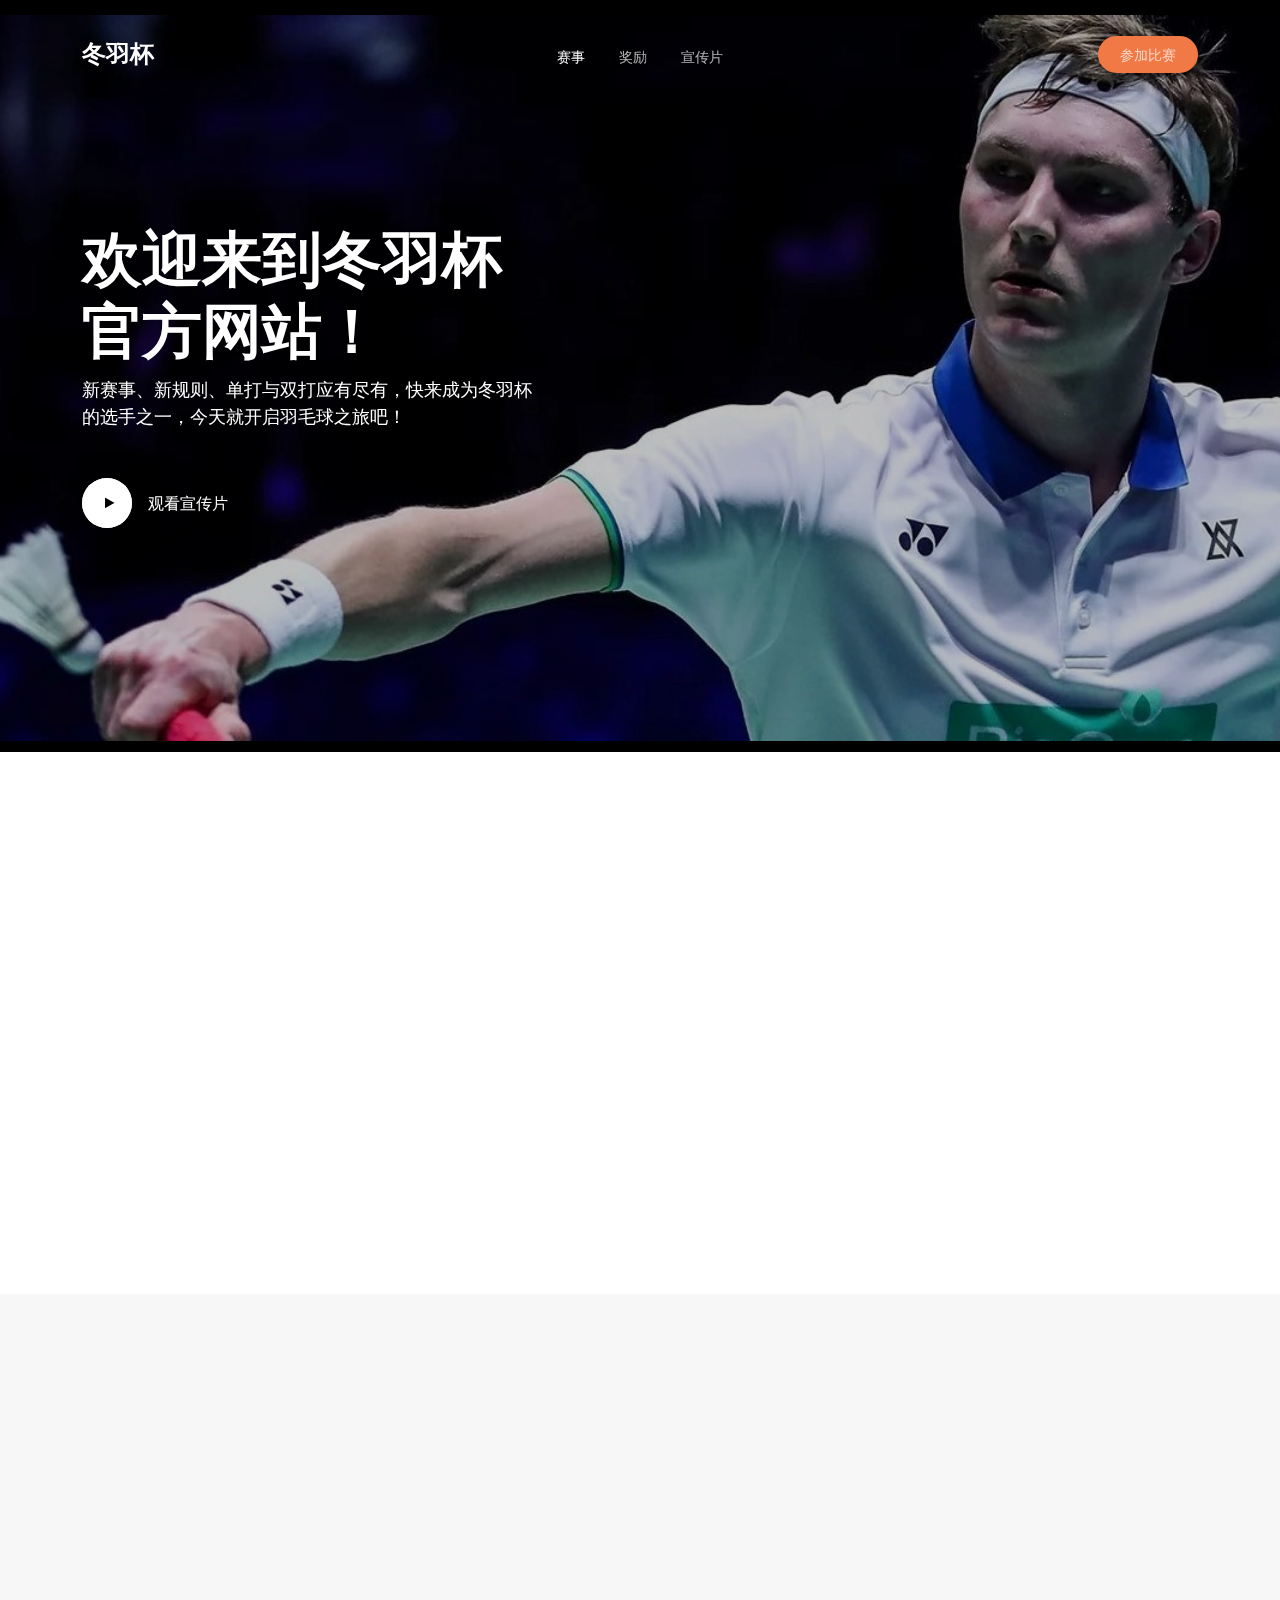
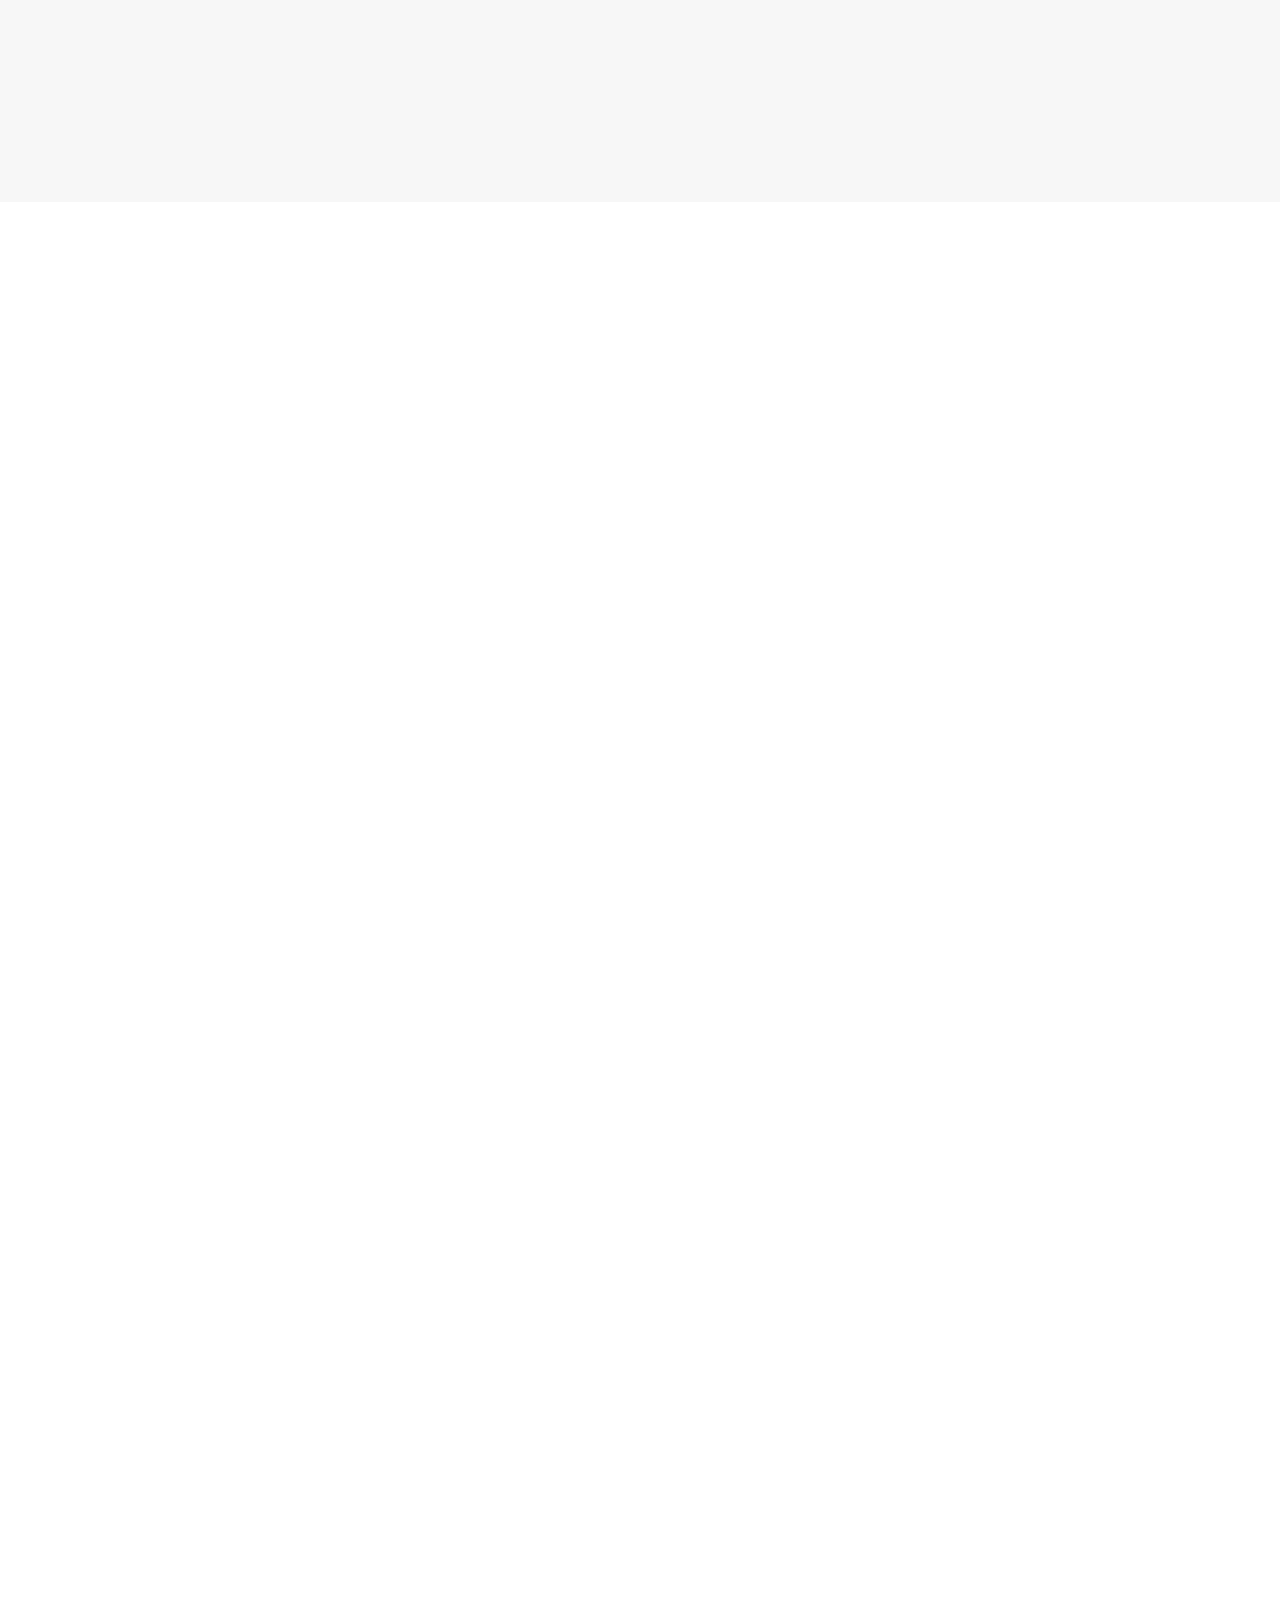
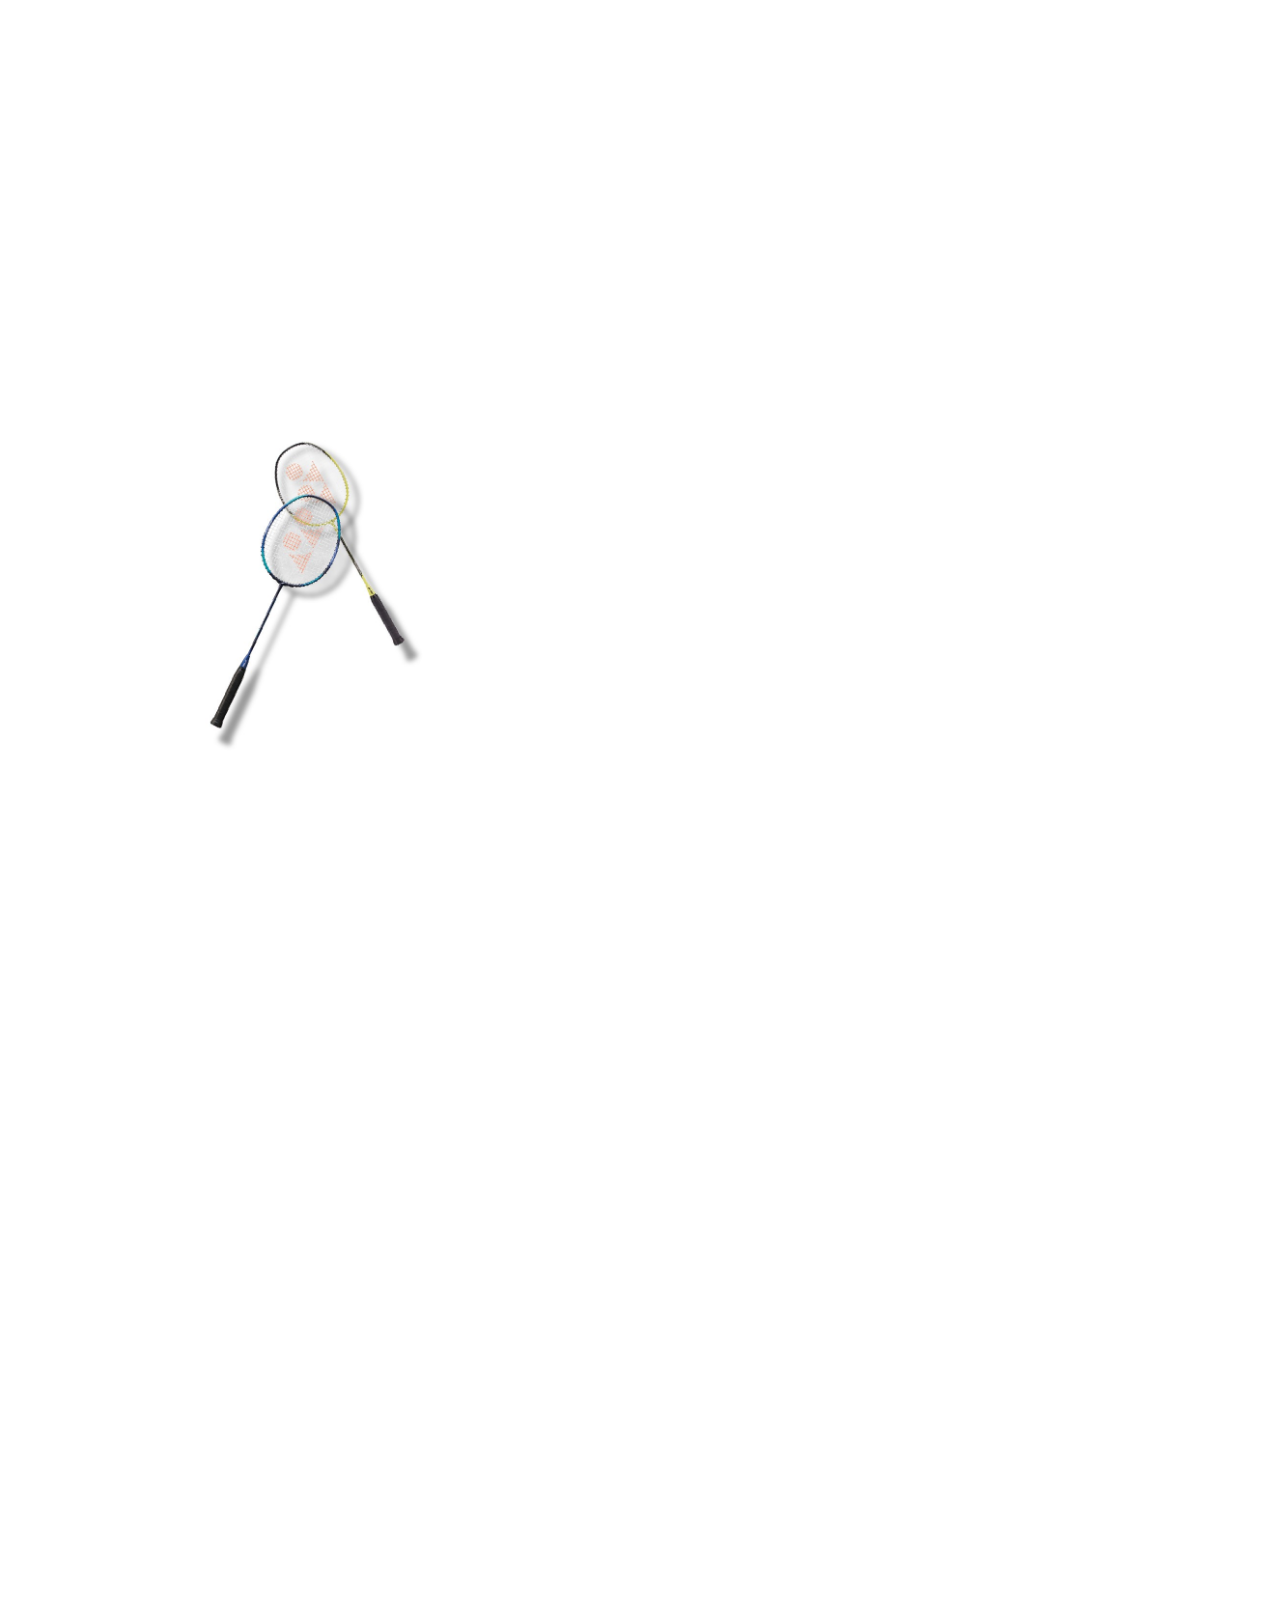
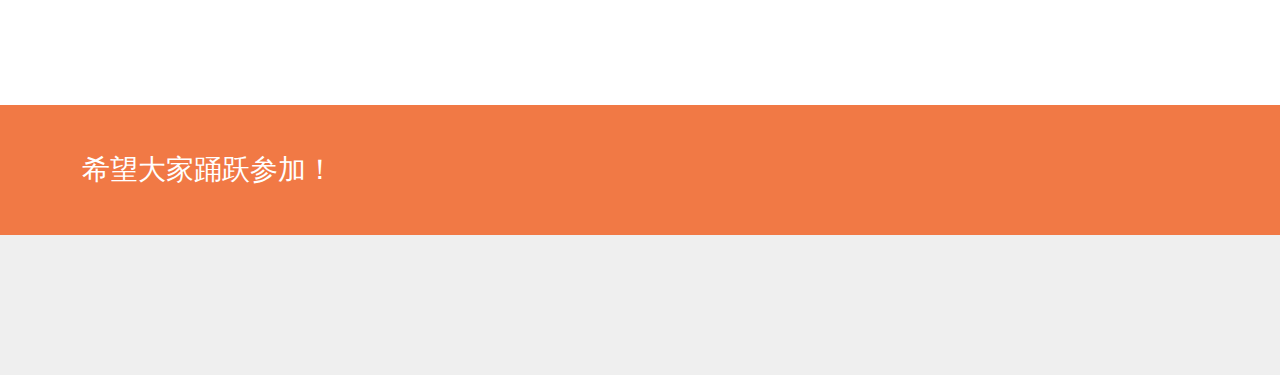
<file: index.html>
<!doctype html>
<html lang="en">
<head>
	<!-- Required meta tags -->
	<meta charset="utf-8">
	<meta name="viewport" content="width=device-width, initial-scale=1">
	
	<link rel="shortcut icon" href="favicon.png">

	<meta name="description" content="" />
	<meta name="keywords" content="bootstrap, bootstrap5" />
	
	<link rel="preconnect" href="https://fonts.googleapis.com">
	<link rel="preconnect" href="https://fonts.gstatic.com" crossorigin>
	<link href="https://fonts.googleapis.com/css2?family=Brygada+1918:ital,wght@0,400;0,600;0,700;1,400&family=Inter:wght@400;700&display=swap" rel="stylesheet">

	<link rel="stylesheet" href="fonts/icomoon/style.css">
	<link rel="stylesheet" href="fonts/flaticon/font/flaticon.css">

	<link rel="stylesheet" href="css/tiny-slider.css">
	<link rel="stylesheet" href="css/aos.css">
	<link rel="stylesheet" href="css/flatpickr.min.css">
	<link rel="stylesheet" href="css/glightbox.min.css">
	<link rel="stylesheet" href="css/style.css">


	<title>冬羽杯 | Global of Winter Badminton</title>
</head>
<body>

	<div class="site-mobile-menu site-navbar-target">
		<div class="site-mobile-menu-header">
			<div class="site-mobile-menu-close">
				<span class="icofont-close js-menu-toggle"></span>
			</div>
		</div>
		<div class="site-mobile-menu-body"></div>
	</div>

	<nav class="site-nav mt-3">
		<div class="container">

			<div class="site-navigation">
				<div class="row">
					<div class="col-6 col-lg-3">
						<a href="index.html" class="logo m-0 float-start">冬羽杯</a>
					</div>
					<div class="col-lg-6 d-none d-lg-inline-block text-center nav-center-wrap">
						<ul class="js-clone-nav  text-center site-menu p-0 m-0">
							<li class="active"><a href="races.html">赛事</a></li>
							<li><a href="single.html">奖励</a></li>
							<li><a href="https://www.bilibili.com/video/BV1NW4y1M7eZ/?spm_id_from=333.999.0.0">宣传片</a></li>

						</ul>
					</div>
					<div class="col-6 col-lg-3 text-lg-end">
						<ul class="js-clone-nav d-none d-lg-inline-block text-end site-menu ">
							<li class="cta-button"><a href="join.html">参加比赛</a></li>
						</ul>

						<a href="#" class="burger ms-auto float-end site-menu-toggle js-menu-toggle d-inline-block d-lg-none light" data-toggle="collapse" data-target="#main-navbar">
							<span></span>
						</a>
					</div>
				</div>
			</div>
			
		</div>
	</nav>

	

	<div class="hero overlay">

		<div class="img-bg rellax">
			<img src="images/hero_1.jpg" alt="Image" class="img-fluid">
		</div>

		<div class="container">
			<div class="row align-items-center justify-content-start">
				<div class="col-lg-5">

					<h1 class="heading" data-aos="fade-up">欢迎来到冬羽杯官方网站！</h1>
					<p class="mb-5" data-aos="fade-up">新赛事、新规则、单打与双打应有尽有，快来成为冬羽杯的选手之一，今天就开启羽毛球之旅吧！</p>

					<div data-aos="fade-up">
						<a href="https://www.bilibili.com/video/BV1NW4y1M7eZ/?spm_id_from=333.999.0.0" class="play-button align-items-center d-flex glightbox3">
							<span class="icon-button me-3">
								<span class="icon-play"></span>
							</span>
							<span class="caption">观看宣传片</span>
						</a>
					</div>
				</div>

				
			</div>
		</div>

		
	</div>


	<div class="section section-2">
		<div class="container">
			<div class="row align-items-center justify-content-between">
				<div class="col-lg-6 order-lg-2 mb-5 mb-lg-0">
					<div class="image-stack mb-5 mb-lg-0">
						<div class="image-stack__item image-stack__item--bottom" data-aos="fade-up"  >
							<img src="images/img_v_1.jpg" alt="Image" class="img-fluid rellax ">
						</div>
						<div class="image-stack__item image-stack__item--top" data-aos="fade-up" data-aos-delay="100"  data-rellax-percentage="0.5">
							<img src="images/img_v_2.jpg" alt="Image" class="img-fluid">
						</div>
					</div>

				</div>
				<div class="col-lg-4 order-lg-1">

					<div>
						<h2 class="heading mb-3" data-aos="fade-up" data-aos-delay="100">由羽毛球爱好者组织的比赛</h2>

						<p data-aos="fade-up" data-aos-delay="200">我们是一群热爱羽毛球的人。这是我们“自娱自乐”组织的比赛。也许不会太正经，也许不是很专业，但我们热爱。</p>

						<p data-aos="fade-up" data-aos-delay="300">我们愿意放下架子跟你畅享羽毛球的乐趣。因为你我都是一种人——羽毛球业余的爱好者。</p>

					</div>
				</div>
				
			</div>

		</div>		
	</div>

	<div class="section service-section-1">
		<div class="container">
			<div class="row">

				<div class="col-lg-3 mb-4 mb-lg-0">
					<div class="heading-content" data-aos="fade-up">
						<h2>我们的<span class="d-block">优点</span></h2>
						<p>我们也许是班里最先拥有官方网站的赛事！</p>
					</div>
				</div>
				<div class="col-lg-9">
					<div class="row">
						<div class="col-6 col-md-6 col-lg-3 mb-4 mb-lg-0" data-aos="fade-up"  data-aos-delay="100">
							<div class="service-1">
								<span class="icon">
									<img src="images/svg/01.svg" alt="Image" class="img-fluid">
								</span>
								<div>
									<h3>规则</h3>
									<p>我们的规则采用了国际上正规羽毛球赛的规则，如发球不能高抛，发球时脚不能动，不能补球，必须斜线发球等。</p>
								</div>
							</div>
						</div>
						<div class="col-6 col-md-6 col-lg-3 mb-4 mb-lg-0" data-aos="fade-up"  data-aos-delay="200">
							<div class="service-1">
								<span class="icon">
									<img src="images/svg/02.svg" alt="Image" class="img-fluid">
								</span>
								<div>
									<h3>场地</h3>
									<p>我们将会在苍南体育馆的羽毛球场上相聚(详情请加群), 也许是全苍南最好, 最正规的场所 !</p>
								</div>
							</div>
						</div>
						<div class="col-6 col-md-6 col-lg-3 mb-4 mb-lg-0" data-aos="fade-up"  data-aos-delay="300">
							<div class="service-1">
								<span class="icon">
									<img src="images/svg/03.svg" alt="Image" class="img-fluid">
								</span>
								<div>
									<h3>人员</h3>
									<p>在比赛中, 裁判同志会对每一位选手一视同仁。我们的选手都是自愿报名参加, 没有任何不公平现象。选手们的平均水平较高, 每场比赛想必都会是“神仙大战”。</p>
								</div>
							</div>
						</div>
						<div class="col-6 col-md-6 col-lg-3 mb-4 mb-lg-0" data-aos="fade-up"  data-aos-delay="400">
							<div class="service-1">
								<span class="icon">
									<img src="images/svg/04.svg" alt="Image" class="img-fluid">
								</span>
								<div>
									<h3>奖励</h3>
									<p>努力赢得比赛吧！丰厚的奖品在等着你！</p>
								</div>
							</div>
						</div>
					</div>
				</div>

			</div>
		</div>
	</div>

	<div class="section section-3" data-aos="fade-up" data-aos-delay="100">
		<div class="container">
			<div class="row align-items-center justify-content-between  mb-5">
				<div class="col-lg-5" data-aos="fade-up">
					<h2 class="heading mb-3">我们</h2>
					<p>来看看《冬羽杯》都有谁？</p>
				</div>		
				<div class="col-lg-5 text-md-end" data-aos="fade-up" data-aos-delay="100">
					<div id="destination-controls">
						<span class="prev me-3" data-controls="prev">
							<span class="icon-chevron-left"></span>

						</span>
						<span class="next" data-controls="next">
							<span class="icon-chevron-right"></span>

						</span>
					</div>
				</div>
			</div>	

		</div>		

		<div class="destination-slider-wrap">
			<div class="destination-slider">
				<div class="destination">
					<div class="thumb">
						<img src="images/img-1.jpg" alt="Image" class="img-fluid">
						<div class="price">主办方</div>
					</div>
					<div class="mt-4">
						<h3><a href="#">KJL</a></h3>
						<span class="meta">很有趣的人, 对羽毛球有一种专业的爱好。</span>
					</div>
				</div>

				<div class="destination">
					<div class="thumb">
						<img src="images/img-2.jpg" alt="Image" class="img-fluid">
						<div class="price">主办方</div>
					</div>
					<div class="mt-4">
						<h3><a href="#">LYHan</a></h3>
						<span class="meta">对羽毛球很专业的人, 主办方之一。</span>
					</div>
				</div>

				<div class="destination">
					<div class="thumb">
						<img src="images/img-3.jpg" alt="Image" class="img-fluid">
						<div class="price">网页制作者</div>
					</div>
					<div class="mt-4">
						<h3><a href="#">WUYEE</a></h3>
						<span class="meta">只会改别人模板的屑</span>
					</div>
				</div>

				<div class="destination">
					<div class="thumb">
						<img src="images/img-4.jpg" alt="Image" class="img-fluid">
						<div class="price">海报设计者</div>
					</div>
					<div class="mt-4">
						<h3><a href="#">YUHB</a></h3>
						<span class="meta">对羽毛球一窍不通, 但是爱当裁判; 海报设计的还行(他不会手写宋体字)。</span>
					</div>
				</div>


				<div class="destination">
					<div class="thumb">
						<img src="images/img-5.jpg" alt="Image" class="img-fluid">
						<div class="price">裁判</div>
					</div>
					<div class="mt-4">
						<h3><a href="#">JOIN US | 加入我们!</a></h3>
						<span class="meta">裁判就YUHB一个, 效率太低了qwq(有意愿者群内联系)</span>
					</div>
				</div>

				<div class="destination">
					<div class="thumb">
						<img src="images/img-6.jpg" alt="Image" class="img-fluid">
						<div class="price">选手</div>
					</div>
					<div class="mt-4">
						<h3><a href="#">你？</a></h3>
						<span class="meta">在赛场上奋力挥拍, 挥洒汗水, 赢得比赛的机会!</span>
					</div>
				</div>
			</div>
		</div>

	</div>

	<div class="section">
		<div class="container">
			<div class="row justify-content-between align-items-center">
				<div class="col-lg-5 mb-4 mb-lg-0 order-lg-2" data-aos="fade-up">
					<img src="images/about_1.jpg" alt="Image" class="img-fluid">
				</div>
				<div class="col-lg-5" data-aos="fade-up" data-aos-delay="100">
					<h2 class="heading mb-4">专业地热爱!</h2>
					<p>我们也许打得不好，但是我们有记住专业知识的头脑，</p>
					<p>我们也有足够的物质资源，</p>
					<p>更有一腔热血沸腾的热爱。</p>
				</div>	
			</div>
		</div>
	</div>


	<div class="section">
		<div class="container">
			<div class="row justify-content-between align-items-center">
				<div class="col-lg-5 mb-4 mb-lg-0">
					<img src="images/img_v_2.jpg" alt="Image" class="img-fluid">
				</div>
				<div class="col-lg-5 mt-4 mt-lg-0"  data-aos="fade-up" data-aos-delay="100">

					<h2 class="heading mb-5">常见的<br> 问题</h2>

					<div class="custom-accordion" id="accordion_1">
						<div class="accordion-item">
							<h2 class="mb-0">
								<button class="btn btn-link" type="button" data-bs-toggle="collapse" data-bs-target="#collapseOne" aria-expanded="true" aria-controls="collapseOne">我该怎么前往体育馆?</button>
							</h2>

							<div id="collapseOne" class="collapse show" aria-labelledby="headingOne" data-bs-parent="#accordion_1">
								<div class="accordion-body">
									我们并没有“专车”来接送您。您可以自行选择出行方式，如步行、乘车、乘坐公共交通等。
								</div>
							</div>
						</div> <!-- .accordion-item -->

						<div class="accordion-item">
							<h2 class="mb-0">
								<button class="btn btn-link collapsed" type="button" data-bs-toggle="collapse" data-bs-target="#collapseTwo" aria-expanded="false" aria-controls="collapseTwo">我去参加比赛需要付钱吗?</button>
							</h2>
							<div id="collapseTwo" class="collapse" aria-labelledby="headingTwo" data-bs-parent="#accordion_1">
								<div class="accordion-body">
									抱歉。由于上一届《向日葵杯》我们险些亏大本，本次比赛我们需要收取￥10入场费。收取的入场费中的一部分将会成为奖励。这也许会成为我们说服家长的理由。
								</div>
							</div>
						</div> <!-- .accordion-item -->
						<div class="accordion-item">
							<h2 class="mb-0">
								<button class="btn btn-link collapsed" type="button" data-bs-toggle="collapse" data-bs-target="#collapseThree" aria-expanded="false" aria-controls="collapseThree">我需要带什么？</button>
							</h2>

							<div id="collapseThree" class="collapse" aria-labelledby="headingThree" data-bs-parent="#accordion_1">
								<div class="accordion-body">
									您需要带一支或更多羽毛球拍，如您没有可以在现场临时向他人借。我们会为您提供羽毛球。
								</div>
							</div>

						</div> <!-- .accordion-item -->


						<div class="accordion-item">
							<h2 class="mb-0">
								<button class="btn btn-link collapsed" type="button" data-bs-toggle="collapse" data-bs-target="#collapseFour" aria-expanded="false" aria-controls="collapseFour">《冬羽杯》与《向日葵杯》有什么关系?</button>
							</h2>

							<div id="collapseFour" class="collapse" aria-labelledby="headingThree" data-bs-parent="#accordion_1">
								<div class="accordion-body">
									《冬羽杯》的主办方就是《向日葵杯》的主办方。您可以把《冬羽杯》看作是寒假里的《向日葵杯》。
								</div>
							</div>

						</div> <!-- .accordion-item -->

					</div>
				</div>
			</div>
		</div>
	</div>


	<div class="section">
		<div class="container">

			<div class="row">
				<div class="col-12"data-aos="fade-up" data-aos-delay="0">
					
					<h2 class="heading mb-5">更多</h2>
				</div>
			</div>
			<div class="row align-items-stretch">
				<div class="col-6 col-sm-6 col-md-6 col-lg-3" data-aos="fade-up" data-aos-delay="100">
					<div class="media-entry">
						<a href="#">
							<img src="images/gal_1.jpg" alt="Image" class="img-fluid">
						</a>
						<div class="bg-white m-body">
							<span class="date">2022</span>
							<h3><a href="https://github.com/Kunkunimikun666/-">日光快讯</a></h3>
							<p>Created by 日光传媒</p>

							<a href="https://github.com/Kunkunimikun666/-" class="more d-flex align-items-center float-start">
								<span class="label">阅读</span>
								<span class="arrow"><span class="icon-keyboard_arrow_right"></span></span>
							</a>
						</div>
					</div>
				</div>
				<div class="col-6 col-sm-6 col-md-6 col-lg-3" data-aos="fade-up" data-aos-delay="200">
					<div class="media-entry">
						<a href="#">
							<img src="images/gal_2.jpg" alt="Image" class="img-fluid">
						</a>
						<div class="bg-white m-body">
							<span class="date">2022</span>
							<h3><a href="https://github.com/Kunkunimikun666/Passages-Daily">笔下风采报</a></h3>
							<p>同样由日光传媒制作，让您感受文学的熏陶</p>

							<a href="https://github.com/Kunkunimikun666/Passages-Daily" class="more d-flex align-items-center float-start">
								<span class="label">阅读</span>
								<span class="arrow"><span class="icon-keyboard_arrow_right"></span></span>
							</a>
						</div>
					</div>
				</div>
				<div class="col-6 col-sm-6 col-md-6 col-lg-3" data-aos="fade-up" data-aos-delay="300">
					<div class="media-entry">
						<a href="#">
							<img src="images/gal_3.jpg" alt="Image" class="img-fluid">
						</a>
						<div class="bg-white m-body">
							<span class="date">2022</span>
							<h3>向日葵杯</h3>
							<p>全班的第一场羽毛球赛事！</p>
							</a>
						</div>
					</div>
				</div>
				<div class="col-6 col-sm-6 col-md-6 col-lg-3" data-aos="fade-up" data-aos-delay="400">
					<div class="media-entry">
						<a href="#">
							<img src="images/gal_4.jpg" alt="Image" class="img-fluid">
						</a>
						<div class="bg-white m-body">
							<span class="date">2022</span>
							<h3><a href="#">冬羽杯</a></h3>
							<p>让寒假燃起来！</p>
							<a href="single.html" class="more d-flex align-items-center float-start">
							</a>
						</div>
					</div>
				</div>
			</div>	
		</div>		
	</div>



	<div class="py-5 bg-primary">
		<div class="container">
			<div class="row">
				<div class="col-lg-7 text-center mb-3 mb-lg-0 text-lg-start">
					<h3 class="text-white m-0">希望大家踊跃参加！</h3>
				</div>
			</div>		
		</div>		
	</div>
	<div class="site-footer">
		<script src="js/bootstrap.bundle.min.js"></script>
		<script src="js/tiny-slider.js"></script>
		<script src="js/aos.js"></script>
		<script src="js/navbar.js"></script>
		<script src="js/counter.js"></script>
		<script src="js/rellax.js"></script>
		<script src="js/flatpickr.js"></script>
		<script src="js/glightbox.min.js"></script>
		<script src="js/custom.js"></script>
	</body>
	</html>
</file>
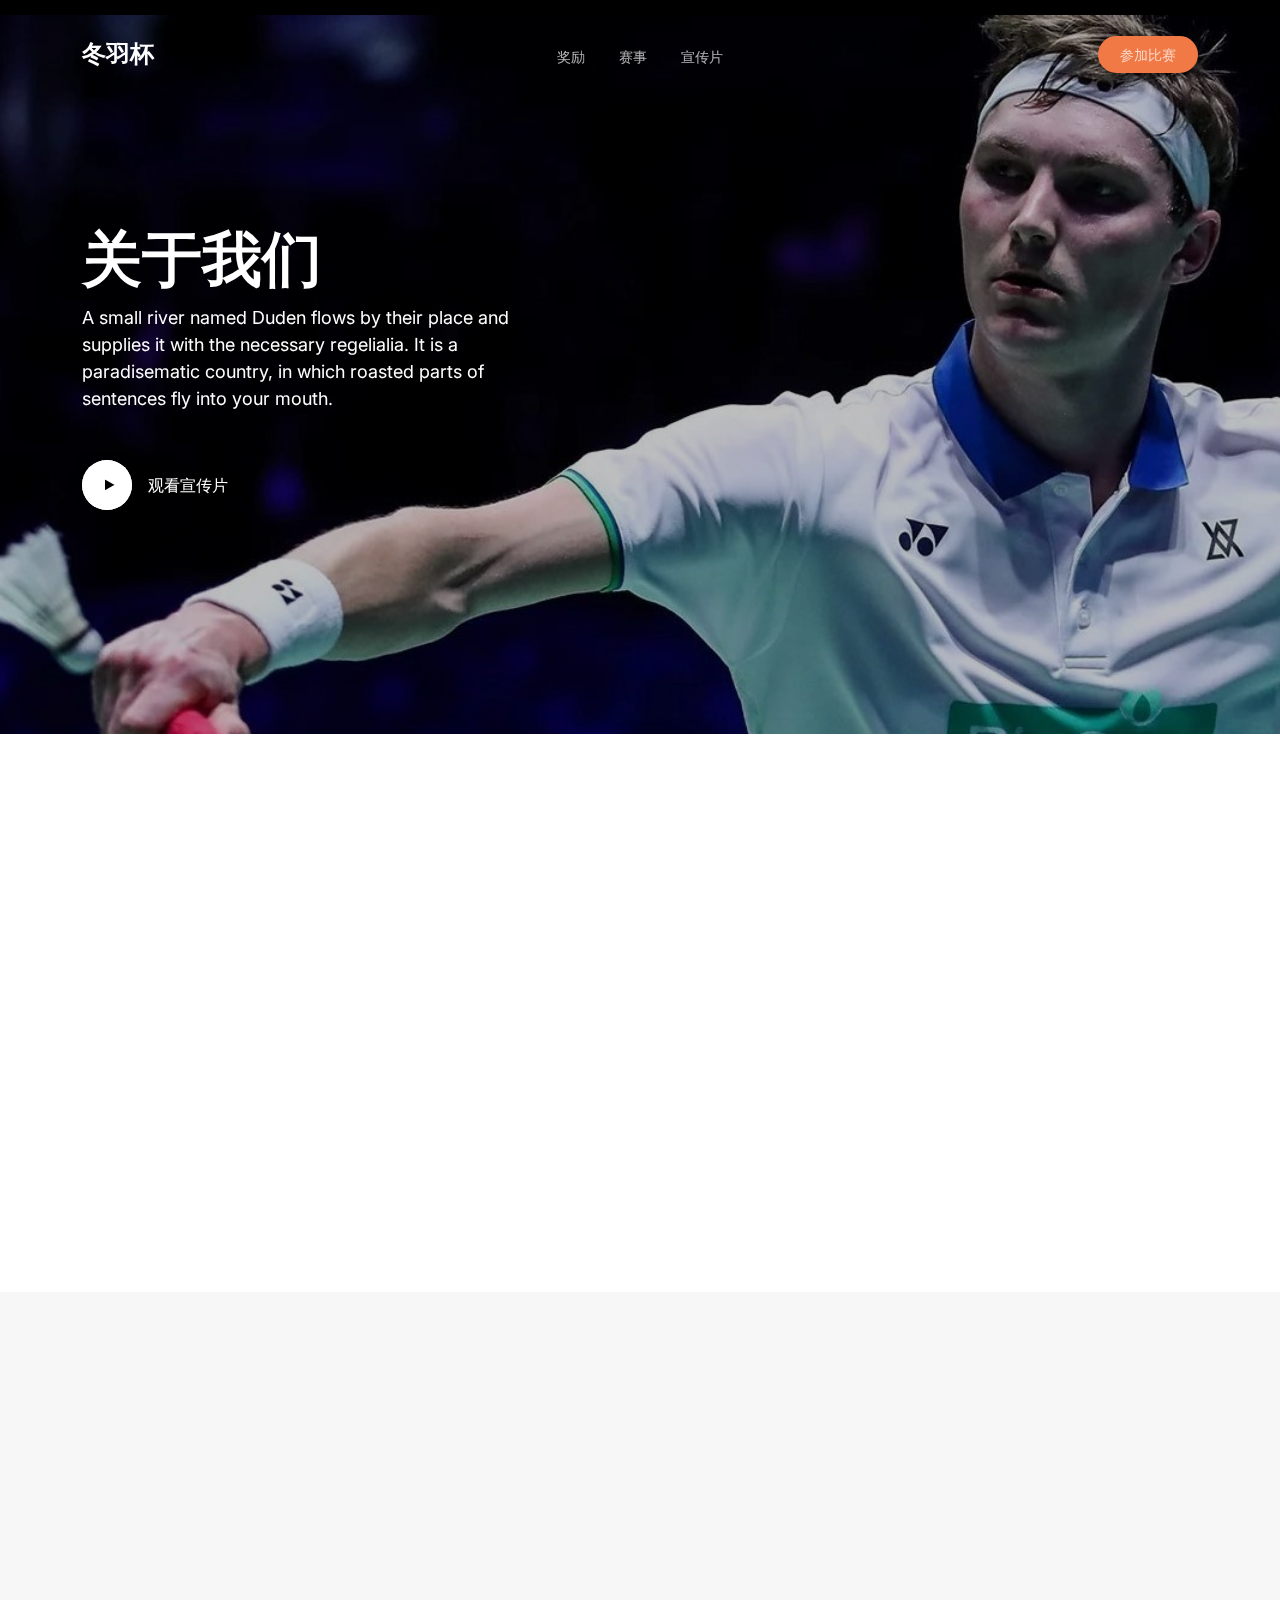
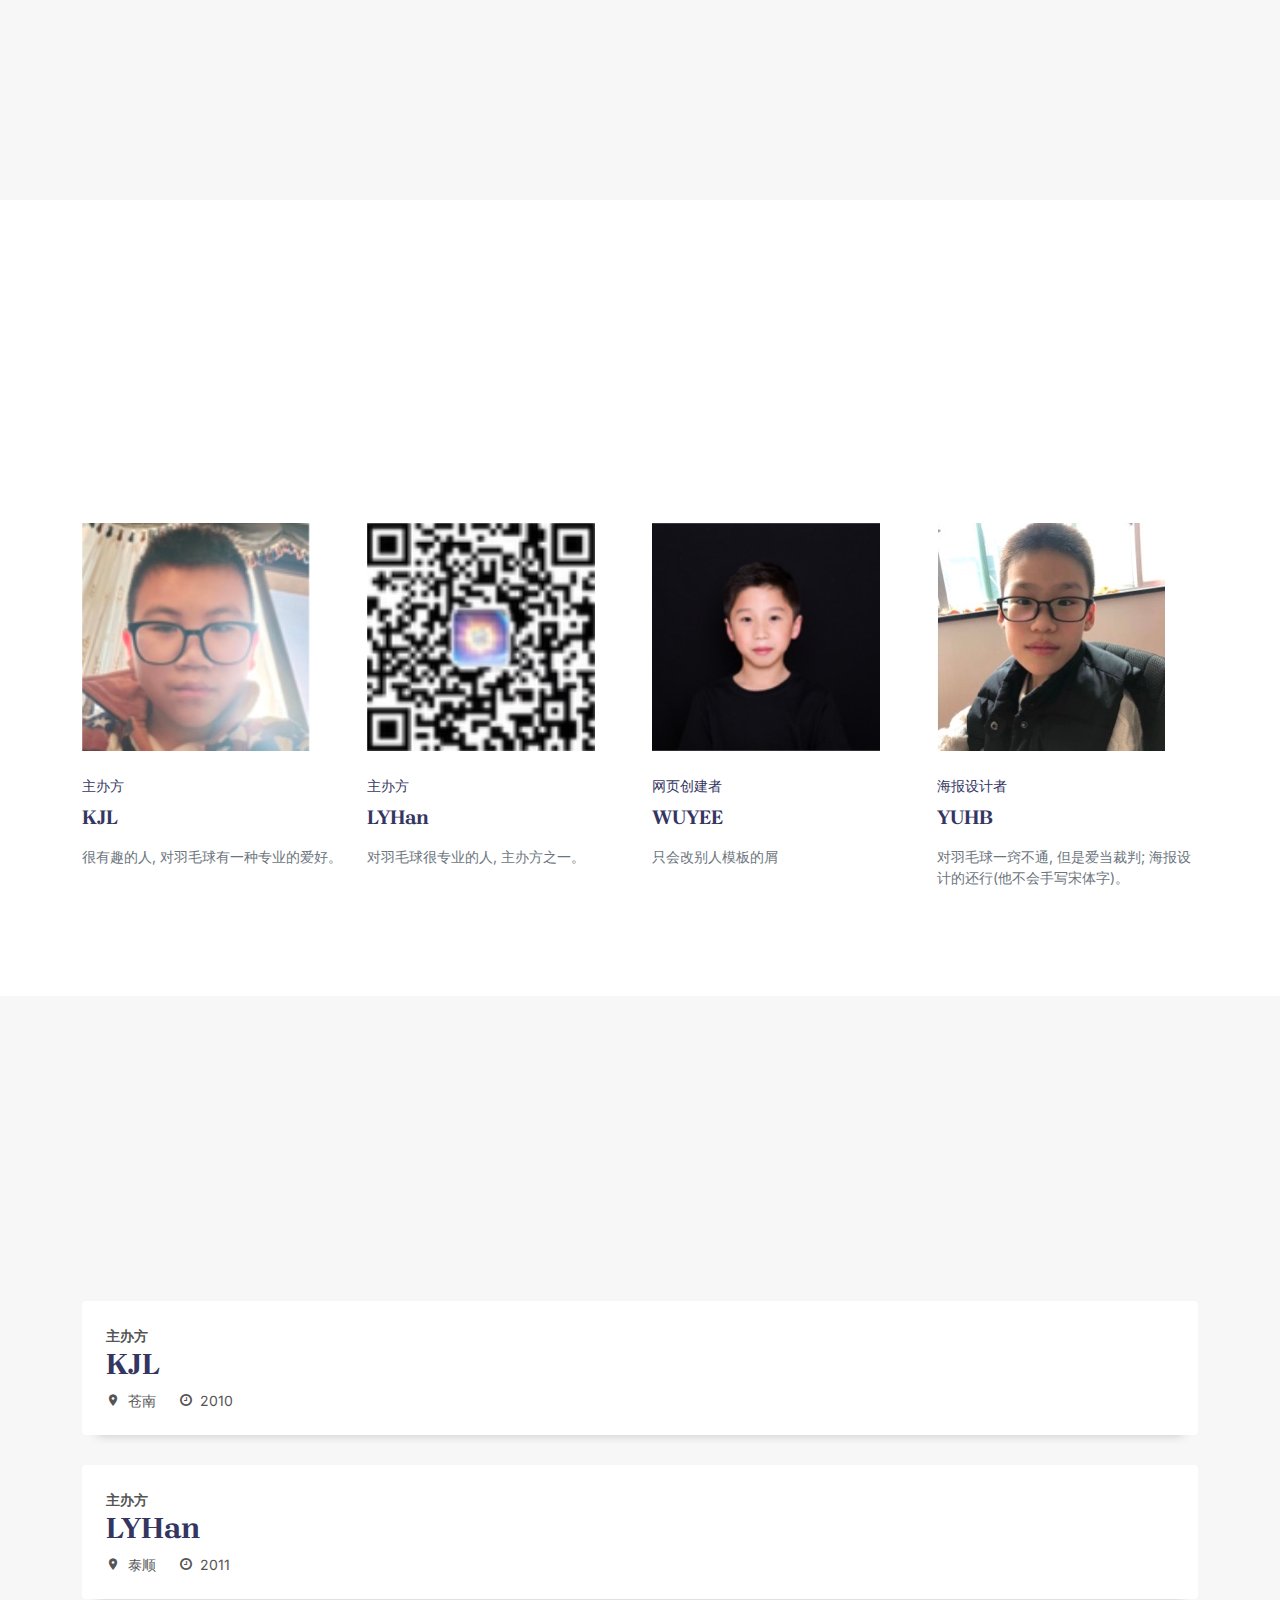
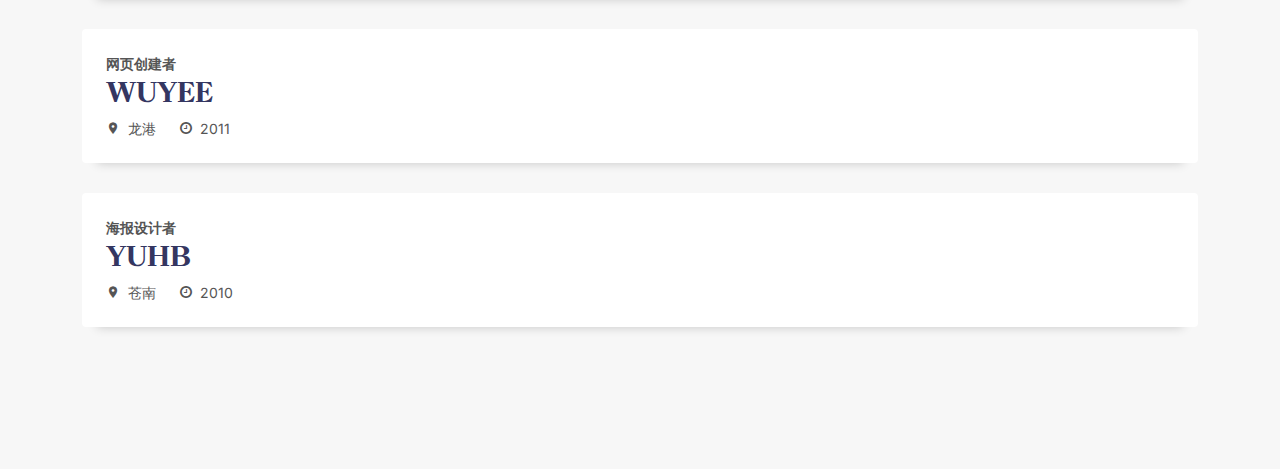
<file: about.html>
<!doctype html>
<html lang="en">
<head>
	<!-- Required meta tags -->
	<meta charset="utf-8">
	<meta name="viewport" content="width=device-width, initial-scale=1">
	
	<link rel="shortcut icon" href="favicon.png">

	<meta name="description" content="" />
	<meta name="keywords" content="bootstrap, bootstrap5" />
	
	<link rel="preconnect" href="https://fonts.googleapis.com">
	<link rel="preconnect" href="https://fonts.gstatic.com" crossorigin>
	<link href="https://fonts.googleapis.com/css2?family=Brygada+1918:ital,wght@0,400;0,600;0,700;1,400&family=Inter:wght@400;700&display=swap" rel="stylesheet">

	<link rel="stylesheet" href="fonts/icomoon/style.css">
	<link rel="stylesheet" href="fonts/flaticon/font/flaticon.css">

	<link rel="stylesheet" href="css/tiny-slider.css">
	<link rel="stylesheet" href="css/aos.css">
	<link rel="stylesheet" href="css/flatpickr.min.css">
	<link rel="stylesheet" href="css/glightbox.min.css">
	<link rel="stylesheet" href="css/style.css">


	<title>冬羽杯 | 关于</title>
</head>
<body>

	<div class="site-mobile-menu site-navbar-target">
		<div class="site-mobile-menu-header">
			<div class="site-mobile-menu-close">
				<span class="icofont-close js-menu-toggle"></span>
			</div>
		</div>
		<div class="site-mobile-menu-body"></div>
	</div>

	<nav class="site-nav mt-3">
		<div class="container">

			<div class="site-navigation">
				<div class="row">
					<div class="col-6 col-lg-3">
						<a href="index.html" class="logo m-0 float-start">冬羽杯</a>
					</div>
					<div class="col-lg-6 d-none d-lg-inline-block text-center nav-center-wrap">
						<ul class="js-clone-nav  text-center site-menu p-0 m-0">
							<li><a href="single.html">奖励</a></li>
							<li><a href="races.html">赛事</a></li>
							<li><a href="https://www.bilibili.com/video/BV1NW4y1M7eZ/?spm_id_from=333.999.0.0">宣传片</a></li>
						</ul>
					</div>
					<div class="col-6 col-lg-3 text-lg-end">
						<ul class="js-clone-nav d-none d-lg-inline-block text-end site-menu ">
							<li class="cta-button"><a href="join.html">参加比赛</a></li>
						</ul>

						<a href="#" class="burger ms-auto float-end site-menu-toggle js-menu-toggle d-inline-block d-lg-none light" data-toggle="collapse" data-target="#main-navbar">
							<span></span>
						</a>
					</div>
				</div>
			</div>
			
		</div>
	</nav>

	

	<div class="hero overlay">

		<div class="img-bg rellax">
			<img src="images/hero_1.jpg" alt="Image" class="img-fluid">
		</div>

		<div class="container">
			<div class="row align-items-center justify-content-start">
				<div class="col-lg-5">

					<h1 class="heading" data-aos="fade-up">关于我们</h1>
					<p class="mb-5" data-aos="fade-up">A small river named Duden flows by their place and supplies it with the necessary regelialia. It is a paradisematic country, in which roasted parts of sentences fly into your mouth.</p>

					<div data-aos="fade-up">
						<a href="https://www.bilibili.com/video/BV1NW4y1M7eZ/?spm_id_from=333.999.0.0" class="play-button align-items-center d-flex glightbox3" >
							<span class="icon-button me-3">
								<span class="icon-play"></span>
							</span>
							<span class="caption">观看宣传片</span>
						</a>
					</div>
				</div>

				
			</div>
		</div>

		
	</div>


	<div class="section section-2">
		<div class="container">
			<div class="row align-items-center justify-content-between">
				<div class="col-lg-6 order-lg-2 mb-5 mb-lg-0">
					<div class="image-stack mb-5 mb-lg-0">
						<div class="image-stack__item image-stack__item--bottom" data-aos="fade-up"  >
							<img src="images/img_v_1.jpg" alt="Image" class="img-fluid rellax ">
						</div>
						<div class="image-stack__item image-stack__item--top" data-aos="fade-up" data-aos-delay="100"  data-rellax-percentage="0.5">
							<img src="images/img_v_2.jpg" alt="Image" class="img-fluid">
						</div>
					</div>

				</div>
				<div class="col-lg-4 order-lg-1">

					<div>
						<h2 class="heading mb-3" data-aos="fade-up" data-aos-delay="100">一群</h2>
						<h2 class="heading mb-3" data-aos="fade-up" data-aos-delay="100">羽毛球爱好者</h2>
						<p data-aos="fade-up" data-aos-delay="200">我们是一群热爱羽毛球的人。我们“自娱自乐”组织了一场比赛。也许不会太正经，也许不是很专业，但我们热爱。</p>

						<p data-aos="fade-up" data-aos-delay="300">我们愿意放下架子跟你畅享羽毛球的乐趣。因为你我都是一种人——羽毛球业余的爱好者。</p>
					</div>
				</div>
				
			</div>

		</div>		
	</div>

	<div class="section service-section-1">
		<div class="container">
			<div class="row">

				<div class="col-lg-3 mb-4 mb-lg-0">
					<div class="heading-content" data-aos="fade-up">
						<h2>我们的<span class="d-block">优点</span></h2>
						<p>我们也许是班里最先拥有官方网站的赛事！</p>
					</div>
				</div>
				<div class="col-lg-9">
					<div class="row">
						<div class="col-6 col-md-6 col-lg-3 mb-4 mb-lg-0" data-aos="fade-up"  data-aos-delay="100">
							<div class="service-1">
								<span class="icon">
									<img src="images/svg/01.svg" alt="Image" class="img-fluid">
								</span>
								<div>
									<h3>规则</h3>
									<p>我们的规则采用了国际上正规羽毛球赛的规则，如发球不能高抛，发球时脚不能动，不能补球，必须斜线发球等。</p>
								</div>
							</div>
						</div>
						<div class="col-6 col-md-6 col-lg-3 mb-4 mb-lg-0" data-aos="fade-up"  data-aos-delay="200">
							<div class="service-1">
								<span class="icon">
									<img src="images/svg/02.svg" alt="Image" class="img-fluid">
								</span>
								<div>
									<h3>场地</h3>
									<p>我们将会在苍南体育馆的羽毛球场上相聚(详情请加群), 也许是全苍南最好, 最正规的场所 !</p>
								</div>
							</div>
						</div>
						<div class="col-6 col-md-6 col-lg-3 mb-4 mb-lg-0" data-aos="fade-up"  data-aos-delay="300">
							<div class="service-1">
								<span class="icon">
									<img src="images/svg/03.svg" alt="Image" class="img-fluid">
								</span>
								<div>
									<h3>人员</h3>
									<p>在比赛中, 裁判同志会对每一位选手一视同仁。我们的选手都是自愿报名参加, 没有任何不公平现象。选手们的平均水平较高, 每场比赛想必都会是“神仙大战”。</p>
								</div>
							</div>
						</div>
						<div class="col-6 col-md-6 col-lg-3 mb-4 mb-lg-0" data-aos="fade-up"  data-aos-delay="400">
							<div class="service-1">
								<span class="icon">
									<img src="images/svg/04.svg" alt="Image" class="img-fluid">
								</span>
								<div>
									<h3>奖励</h3>
									<p>努力赢得比赛吧！丰厚的奖品在等着你！</p>														</div>
							</div>
						</div>
					</div>
				</div>

			</div>
		</div>
	</div>

	<div class="section">
		<div class="container">
			<div class="row mb-5">
				<div class="col-lg-6 mx-auto text-center">
					<div class="heading-content" data-aos="fade-up">
						<h2 class="heading">Meet Our Team</h2>
						<h2 class="heading">看看我们的团队!</h2>
						<p>冬羽杯の创建者</p>
					</div>
				</div>
			</div>

			<div class="row">
				<div class="col-lg-3">
					<a href="#" class="person">
						<img src="images/person_1.jpg" alt="Image" class="img-fluid mb-4">
						<span class="subheading d-inline-block">主办方</span>
						<h3 class="mb-3">KJL</h3>
						<p class="text-muted">很有趣的人, 对羽毛球有一种专业的爱好。</p>
					</a>
				</div>
				<div class="col-lg-3">
					<a href="#" class="person">
						<img src="images/person_2.jpg" alt="Image" class="img-fluid mb-4">
						<span class="subheading d-inline-block">主办方</span>
						<h3 class="mb-3">LYHan</h3>
						<p class="text-muted">对羽毛球很专业的人, 主办方之一。</p>
					</a>
				</div>
				<div class="col-lg-3">
					<a href="#" class="person">
						<img src="images/person_3.jpg" alt="Image" class="img-fluid mb-4">
						<span class="subheading d-inline-block">网页创建者</span>
						<h3 class="mb-3">WUYEE</h3>
						<p class="text-muted">只会改别人模板的屑</p>
					</a>
				</div>
				<div class="col-lg-3">
					<a href="#" class="person">
						<img src="images/person_sq_1.jpg" alt="Image" class="img-fluid mb-4">
						<span class="subheading d-inline-block">海报设计者</span>
						<h3 class="mb-3">YUHB</h3>
						<p class="text-muted">对羽毛球一窍不通, 但是爱当裁判; 海报设计的还行(他不会手写宋体字)。</p>
					</a>
				</div>
			</div>
		</div>
	</div>

	<div class="section service-section-1">
		<div class="container">
			<div class="row mb-5">
				<div class="col-lg-6 mx-auto text-center">
					<div class="heading-content" data-aos="fade-up">
						<h2 class="heading">我们</h2>
						<p>谁创建了《冬羽杯》?</p>
					</div>
				</div>
			</div>

			<div class="row">
				<div class="col-lg-12">
					<div class="bg-white p-4 rounded job-position">
						<div class="row">
							<div class="col-lg-7">
								<span class="block subtitle">主办方</span>
								<h2>KJL</h2>
								<div class="d-flex align-items-center">
									<div class="d-flex align-items-center me-4">
										<span class="icon-room me-2"></span> <span>苍南</span>
									</div>
									<div class="d-flex align-items-center">
										<span class="icon-clock-o me-2"></span> <span>2010</span>
									</div>
								</div>
							</div>
							<div class="col-lg-5 text-lg-end">

							</div>

						</div> 	

					</div>
				</div>

				<div class="col-lg-12">
					<div class="bg-white p-4 rounded job-position">
						<div class="row">
							<div class="col-lg-7">
								<span class="block subtitle">主办方</span>
								<h2>LYHan</h2>
								<div class="d-flex align-items-center">
									<div class="d-flex align-items-center me-4">
										<span class="icon-room me-2"></span> <span>泰顺</span>
									</div>
									<div class="d-flex align-items-center">
										<span class="icon-clock-o me-2"></span> <span>2011</span>
									</div>
								</div>
							</div>
							<div class="col-lg-5 text-lg-end">
							</div>

						</div> 	

					</div>
				</div>

				<div class="col-lg-12">
					<div class="bg-white p-4 rounded job-position">
						<div class="row">
							<div class="col-lg-7">
								<span class="block subtitle">网页创建者</span>
								<h2>WUYEE</h2>
								<div class="d-flex align-items-center">
									<div class="d-flex align-items-center me-4">
										<span class="icon-room me-2"></span> <span>龙港</span>
									</div>
									<div class="d-flex align-items-center">
										<span class="icon-clock-o me-2"></span> <span>2011</span>
									</div>
								</div>
							</div>
							<div class="col-lg-5 text-lg-end">
							</div>

						</div> 	

					</div>
				</div>

				<div class="col-lg-12">
					<div class="bg-white p-4 rounded job-position">
						<div class="row">
							<div class="col-lg-7">
								<span class="block subtitle">海报设计者</span>
								<h2>YUHB</h2>
								<div class="d-flex align-items-center">
									<div class="d-flex align-items-center me-4">
										<span class="icon-room me-2"></span> <span>苍南</span>
									</div>
									<div class="d-flex align-items-center">
										<span class="icon-clock-o me-2"></span> <span>2010</span>
									</div>
								</div>
							</div>
							<div class="col-lg-5 text-lg-end">
							</div>

						</div> 	

					</div>
				</div>
			</div>
		</div>
	</div>
		<script src="js/bootstrap.bundle.min.js"></script>
		<script src="js/tiny-slider.js"></script>
		<script src="js/aos.js"></script>
		<script src="js/navbar.js"></script>
		<script src="js/counter.js"></script>
		<script src="js/rellax.js"></script>
		<script src="js/flatpickr.js"></script>
		<script src="js/glightbox.min.js"></script>
		<script src="js/custom.js"></script>
	</body>
	</html>
</file>
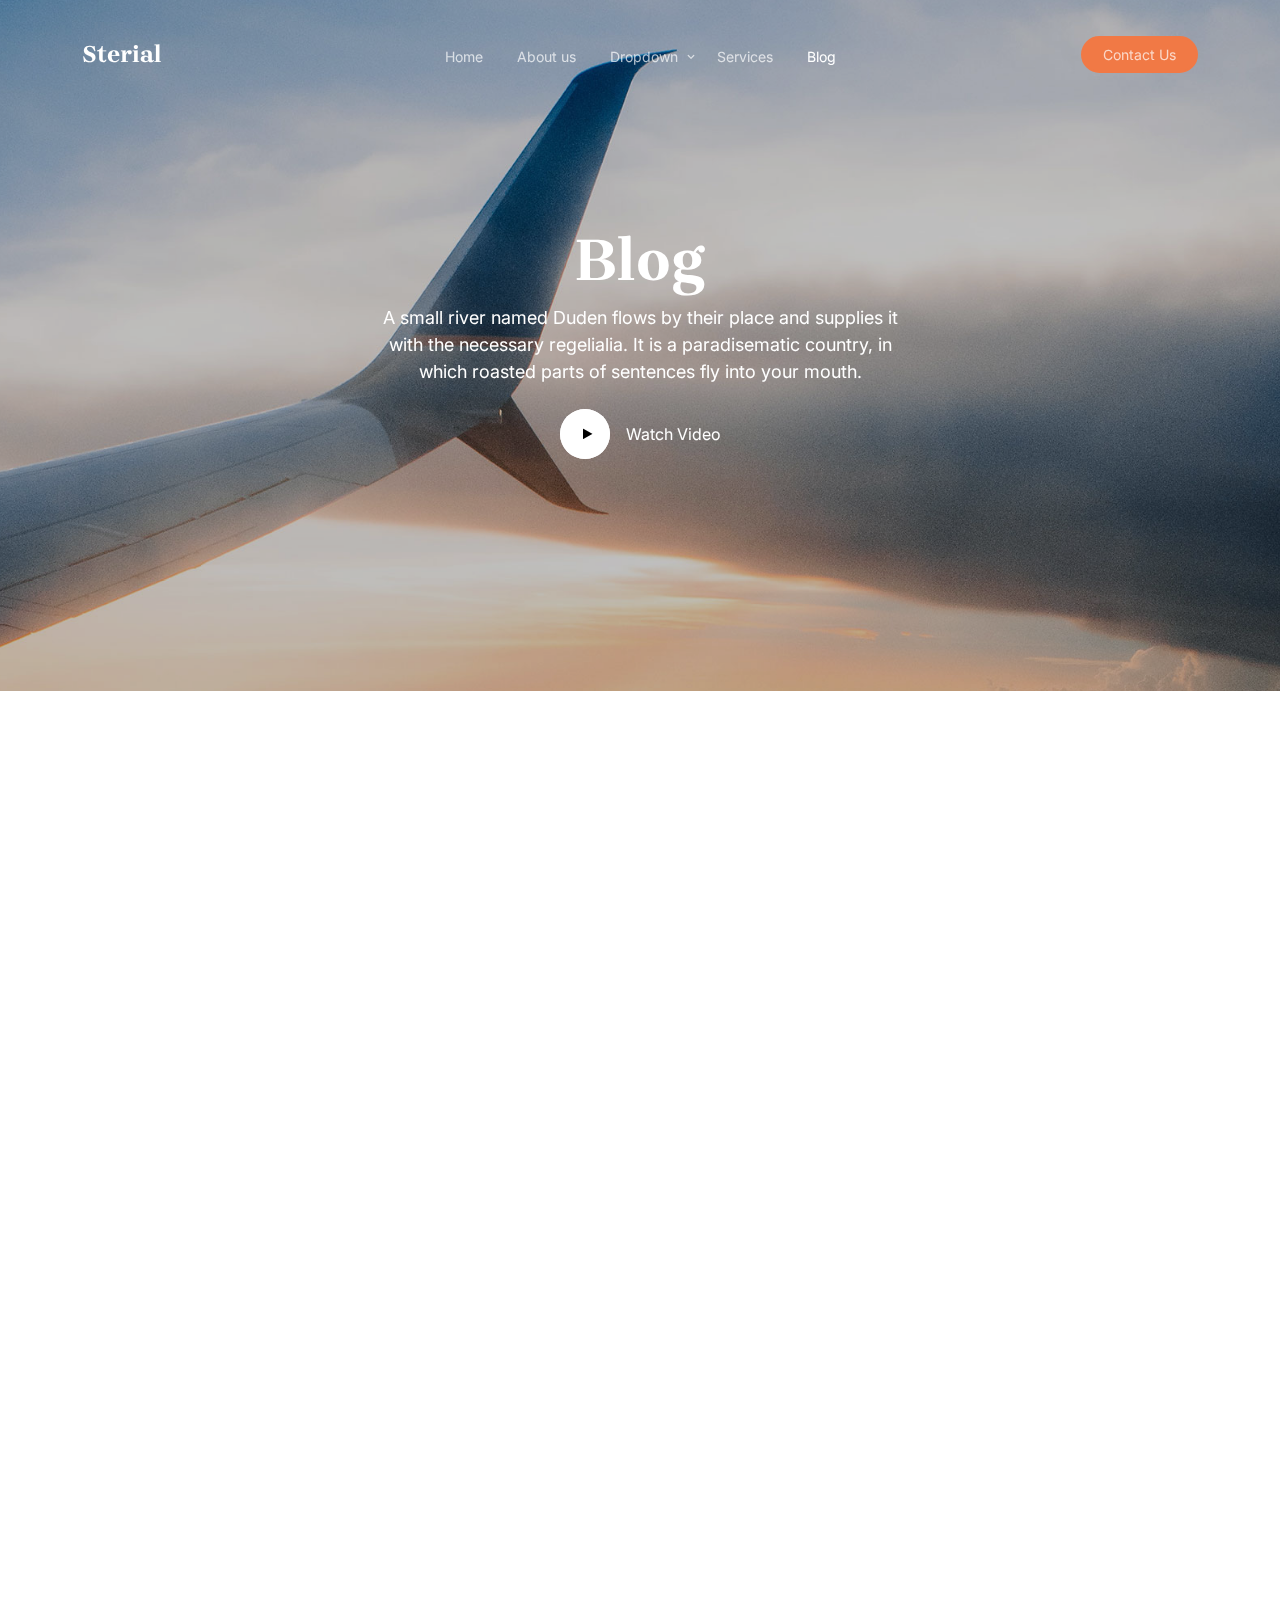
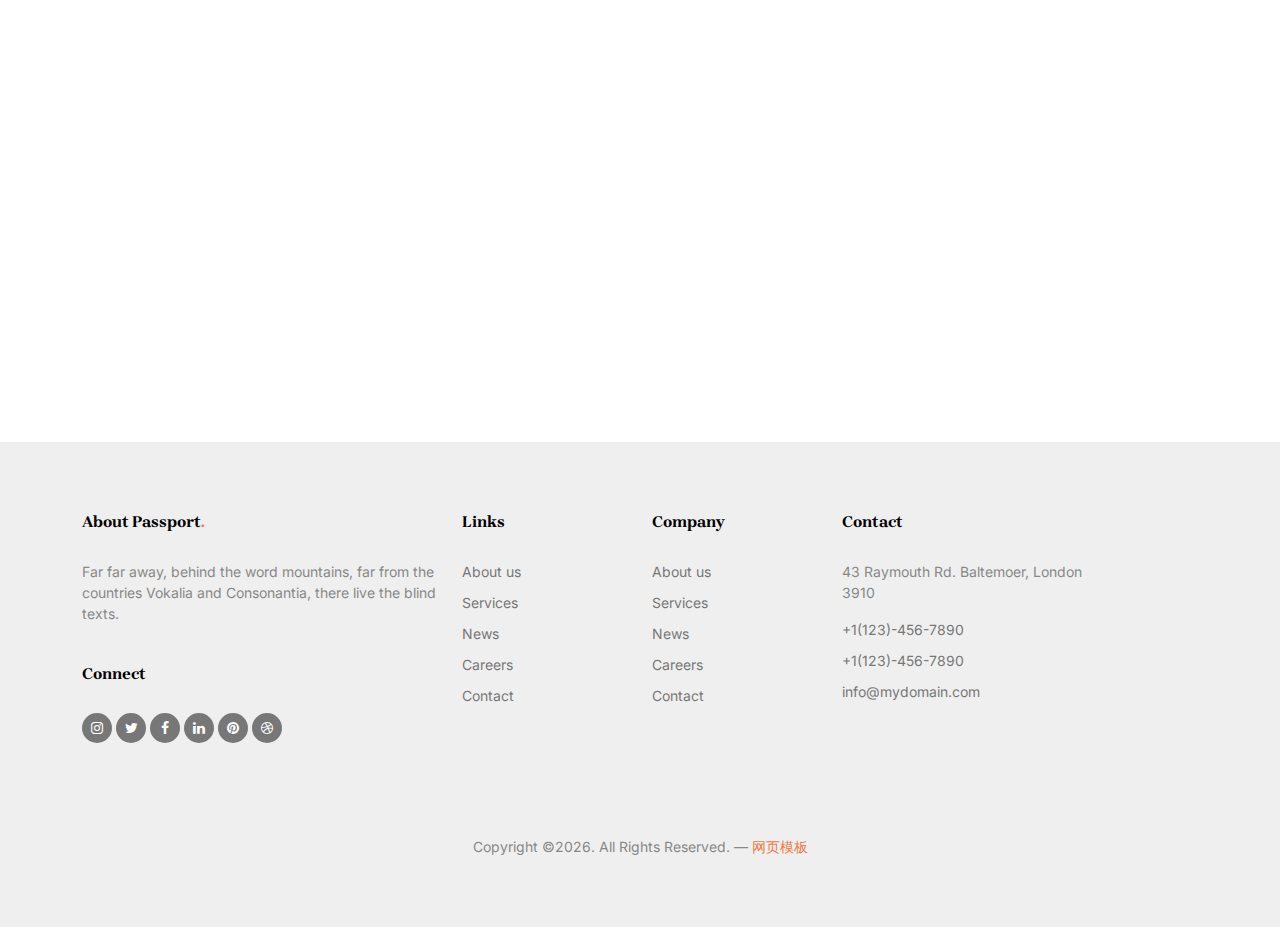
<file: blog.html>
<!doctype html>
<html lang="en">
<head>
	<!-- Required meta tags -->
	<meta charset="utf-8">
	<meta name="viewport" content="width=device-width, initial-scale=1">
	
	<link rel="shortcut icon" href="favicon.png">

	<meta name="description" content="" />
	<meta name="keywords" content="bootstrap, bootstrap5" />
	
	<link rel="preconnect" href="https://fonts.googleapis.com">
	<link rel="preconnect" href="https://fonts.gstatic.com" crossorigin>
	<link href="https://fonts.googleapis.com/css2?family=Brygada+1918:ital,wght@0,400;0,600;0,700;1,400&family=Inter:wght@400;700&display=swap" rel="stylesheet">

	<link rel="stylesheet" href="fonts/icomoon/style.css">
	<link rel="stylesheet" href="fonts/flaticon/font/flaticon.css">

	<link rel="stylesheet" href="css/tiny-slider.css">
	<link rel="stylesheet" href="css/aos.css">
	<link rel="stylesheet" href="css/flatpickr.min.css">
	<link rel="stylesheet" href="css/glightbox.min.css">
	<link rel="stylesheet" href="css/style.css">


	<title>Sterial &mdash; Free Bootstrap 5 Website Template</title>
</head>
<body>

	<div class="site-mobile-menu site-navbar-target">
		<div class="site-mobile-menu-header">
			<div class="site-mobile-menu-close">
				<span class="icofont-close js-menu-toggle"></span>
			</div>
		</div>
		<div class="site-mobile-menu-body"></div>
	</div>

	<nav class="site-nav mt-3">
		<div class="container">

			<div class="site-navigation">
				<div class="row">
					<div class="col-6 col-lg-3">
						<a href="index.html" class="logo m-0 float-start">Sterial</a>
					</div>
					<div class="col-lg-6 d-none d-lg-inline-block text-center nav-center-wrap">
						<ul class="js-clone-nav  text-center site-menu p-0 m-0">
							<li><a href="index.html">Home</a></li>
							<li><a href="about.html">About us</a></li>
							<li class="has-children">
								<a href="#">Dropdown</a>
								<ul class="dropdown">
									<li><a href="#">Menu One</a></li>
									<li class="has-children">
										<a href="#">Menu Two</a>
										<ul class="dropdown">
											<li><a href="#">Sub Menu One</a></li>
											<li><a href="#">Sub Menu Two</a></li>
											<li><a href="#">Sub Menu Three</a></li>
										</ul>
									</li>
									<li><a href="#">Menu Three</a></li>
								</ul>
							</li>
							<li><a href="services.html">Services</a></li>
							<li class="active"><a href="blog.html">Blog</a></li>

						</ul>
					</div>
					<div class="col-6 col-lg-3 text-lg-end">
						<ul class="js-clone-nav d-none d-lg-inline-block text-end site-menu ">
							<li class="cta-button"><a href="contact.html">Contact Us</a></li>
						</ul>

						<a href="#" class="burger ms-auto float-end site-menu-toggle js-menu-toggle d-inline-block d-lg-none light" data-toggle="collapse" data-target="#main-navbar">
							<span></span>
						</a>
					</div>
				</div>
			</div>
			
		</div>
	</nav>

	

	<div class="hero overlay">

		<div class="img-bg rellax">
			<img src="images/hero_2.jpg" alt="Image" class="img-fluid">
		</div>
		<div class="container">
			<div class="row align-items-center justify-content-start">
				<div class="col-lg-6 mx-auto text-center">

					<h1 class="heading" data-aos="fade-up">Blog</h1>
					<p class="mb-4" data-aos="fade-up">A small river named Duden flows by their place and supplies it with the necessary regelialia. It is a paradisematic country, in which roasted parts of sentences fly into your mouth.</p>

					<div data-aos="fade-up">
						<a href="https://www.youtube.com/watch?v=5n-e6lOhVq0" class="play-button glightbox3 w-100 text-center" >
							<div class="d-inline-flex align-items-center ">
								<span class="icon-button me-3">
									<span class="icon-play"></span>
								</span>
								<span class="caption">Watch Video</span>
							</div>
						</a>
					</div>
				</div>
			</div>
		</div>

		
	</div>



	<div class="section">
		<div class="container">

			
			<div class="row align-items-stretch">
				<div class="col-6 col-sm-6 col-md-6 col-lg-3 mb-4" data-aos="fade-up" data-aos-delay="100">
					<div class="media-entry">
						<a href="index.html">
							<img src="images/gal_1.jpg" alt="Image" class="img-fluid">
						</a>
						<div class="bg-white m-body">
							<span class="date">May 14, 2020</span>
							<h3><a href="index.html">Far far away, behind the word mountains</a></h3>
							<p>Vokalia and Consonantia, there live the blind texts. Separated they live.</p>

							<a href="single.html" class="more d-flex align-items-center float-start">
								<span class="label">Read More</span>
								<span class="arrow"><span class="icon-keyboard_arrow_right"></span></span>
							</a>
						</div>
					</div>
				</div>
				<div class="col-6 col-sm-6 col-md-6 col-lg-3 mb-4" data-aos="fade-up" data-aos-delay="200">
					<div class="media-entry">
						<a href="index.html">
							<img src="images/gal_2.jpg" alt="Image" class="img-fluid">
						</a>
						<div class="bg-white m-body">
							<span class="date">May 14, 2020</span>
							<h3><a href="index.html">Far far away, behind the word mountains</a></h3>
							<p>Vokalia and Consonantia, there live the blind texts. Separated they live.</p>

							<a href="single.html" class="more d-flex align-items-center float-start">
								<span class="label">Read More</span>
								<span class="arrow"><span class="icon-keyboard_arrow_right"></span></span>
							</a>
						</div>
					</div>
				</div>
				<div class="col-6 col-sm-6 col-md-6 col-lg-3 mb-4" data-aos="fade-up" data-aos-delay="300">
					<div class="media-entry">
						<a href="index.html">
							<img src="images/gal_3.jpg" alt="Image" class="img-fluid">
						</a>
						<div class="bg-white m-body">
							<span class="date">May 14, 2020</span>
							<h3><a href="index.html">Far far away, behind the word mountains</a></h3>
							<p>Vokalia and Consonantia, there live the blind texts. Separated they live.</p>
							<a href="single.html" class="more d-flex align-items-center float-start">
								<span class="label">Read More</span>
								<span class="arrow"><span class="icon-keyboard_arrow_right"></span></span>
							</a>
						</div>
					</div>
				</div>
				<div class="col-6 col-sm-6 col-md-6 col-lg-3 mb-4" data-aos="fade-up" data-aos-delay="400">
					<div class="media-entry">
						<a href="index.html">
							<img src="images/gal_4.jpg" alt="Image" class="img-fluid">
						</a>
						<div class="bg-white m-body">
							<span class="date">May 14, 2020</span>
							<h3><a href="index.html">Far far away, behind the word mountains</a></h3>
							<p>Vokalia and Consonantia, there live the blind texts. Separated they live.</p>
							<a href="single.html" class="more d-flex align-items-center float-start">
								<span class="label">Read More</span>
								<span class="arrow"><span class="icon-keyboard_arrow_right"></span></span>
							</a>
						</div>
					</div>
				</div>

				<div class="col-6 col-sm-6 col-md-6 col-lg-3 mb-4" data-aos="fade-up" data-aos-delay="100">
					<div class="media-entry">
						<a href="index.html">
							<img src="images/gal_1.jpg" alt="Image" class="img-fluid">
						</a>
						<div class="bg-white m-body">
							<span class="date">May 14, 2020</span>
							<h3><a href="index.html">Far far away, behind the word mountains</a></h3>
							<p>Vokalia and Consonantia, there live the blind texts. Separated they live.</p>

							<a href="single.html" class="more d-flex align-items-center float-start">
								<span class="label">Read More</span>
								<span class="arrow"><span class="icon-keyboard_arrow_right"></span></span>
							</a>
						</div>
					</div>
				</div>
				<div class="col-6 col-sm-6 col-md-6 col-lg-3 mb-4" data-aos="fade-up" data-aos-delay="200">
					<div class="media-entry">
						<a href="index.html">
							<img src="images/gal_2.jpg" alt="Image" class="img-fluid">
						</a>
						<div class="bg-white m-body">
							<span class="date">May 14, 2020</span>
							<h3><a href="index.html">Far far away, behind the word mountains</a></h3>
							<p>Vokalia and Consonantia, there live the blind texts. Separated they live.</p>

							<a href="single.html" class="more d-flex align-items-center float-start">
								<span class="label">Read More</span>
								<span class="arrow"><span class="icon-keyboard_arrow_right"></span></span>
							</a>
						</div>
					</div>
				</div>
				<div class="col-6 col-sm-6 col-md-6 col-lg-3 mb-4" data-aos="fade-up" data-aos-delay="300">
					<div class="media-entry">
						<a href="index.html">
							<img src="images/gal_3.jpg" alt="Image" class="img-fluid">
						</a>
						<div class="bg-white m-body">
							<span class="date">May 14, 2020</span>
							<h3><a href="index.html">Far far away, behind the word mountains</a></h3>
							<p>Vokalia and Consonantia, there live the blind texts. Separated they live.</p>
							<a href="single.html" class="more d-flex align-items-center float-start">
								<span class="label">Read More</span>
								<span class="arrow"><span class="icon-keyboard_arrow_right"></span></span>
							</a>
						</div>
					</div>
				</div>
				<div class="col-6 col-sm-6 col-md-6 col-lg-3 mb-4" data-aos="fade-up" data-aos-delay="400">
					<div class="media-entry">
						<a href="index.html">
							<img src="images/gal_4.jpg" alt="Image" class="img-fluid">
						</a>
						<div class="bg-white m-body">
							<span class="date">May 14, 2020</span>
							<h3><a href="index.html">Far far away, behind the word mountains</a></h3>
							<p>Vokalia and Consonantia, there live the blind texts. Separated they live.</p>
							<a href="single.html" class="more d-flex align-items-center float-start">
								<span class="label">Read More</span>
								<span class="arrow"><span class="icon-keyboard_arrow_right"></span></span>
							</a>
						</div>
					</div>
				</div>



				<nav class="mt-5" aria-label="Page navigation example" data-aos="fade-up" data-aos-delay="100">
					<ul class="custom-pagination pagination">
						<li class="page-item prev"><a class="page-link" href="#">Previous</a></li>
						<li class="page-item active"><a class="page-link" href="#">1</a></li>
						<li class="page-item"><a class="page-link" href="#">2</a></li>
						<li class="page-item"><a class="page-link" href="#">3</a></li>
						<li class="page-item next"><a class="page-link" href="#">Next</a></li>
					</ul>
				</nav>
			</div>	
		</div>		
	</div>


	<div class="site-footer">
		<div class="container">

			<div class="row">
				<div class="col-lg-4">
					<div class="widget">
						<h3>About Passport<span class="text-primary">.</span> </h3>
						<p>Far far away, behind the word mountains, far from the countries Vokalia and Consonantia, there live the blind texts.</p>
					</div> <!-- /.widget -->
					<div class="widget">
						<h3>Connect</h3>
						<ul class="list-unstyled social">
							<li><a href="#"><span class="icon-instagram"></span></a></li>
							<li><a href="#"><span class="icon-twitter"></span></a></li>
							<li><a href="#"><span class="icon-facebook"></span></a></li>
							<li><a href="#"><span class="icon-linkedin"></span></a></li>
							<li><a href="#"><span class="icon-pinterest"></span></a></li>
							<li><a href="#"><span class="icon-dribbble"></span></a></li>
						</ul>
					</div> <!-- /.widget -->
				</div> <!-- /.col-lg-3 -->

				<div class="col-lg-2 ml-auto">
					<div class="widget">
						<h3>Links</h3>
						<ul class="list-unstyled float-left links">
							<li><a href="#">About us</a></li>
							<li><a href="#">Services</a></li>
							<li><a href="#">News</a></li>
							<li><a href="#">Careers</a></li>
							<li><a href="#">Contact</a></li>
						</ul>
					</div> <!-- /.widget -->
				</div> <!-- /.col-lg-3 -->

				<div class="col-lg-2">
					<div class="widget">
						<h3>Company</h3>
						<ul class="list-unstyled float-left links">
							<li><a href="#">About us</a></li>
							<li><a href="#">Services</a></li>
							<li><a href="#">News</a></li>
							<li><a href="#">Careers</a></li>
							<li><a href="#">Contact</a></li>
						</ul>
					</div> <!-- /.widget -->
				</div> <!-- /.col-lg-3 -->


				<div class="col-lg-3">
					<div class="widget">
						<h3>Contact</h3>
						<address>43 Raymouth Rd. Baltemoer, London 3910</address>
						<ul class="list-unstyled links mb-4">
							<li><a href="tel://11234567890">+1(123)-456-7890</a></li>
							<li><a href="tel://11234567890">+1(123)-456-7890</a></li>
							<li><a href="mailto:info@mydomain.com">info@mydomain.com</a></li>
						</ul>
					</div> <!-- /.widget -->
				</div> <!-- /.col-lg-3 -->

			</div> <!-- /.row -->

			<div class="row mt-5">
				<div class="col-12 text-center">
					<p class="mb-0">Copyright &copy;<script>document.write(new Date().getFullYear());</script>. All Rights Reserved. &mdash; <a target="_blank" href="http://www.mobanwang.com" title="网页模板">网页模板</a>
					</p>
				</div>
			</div> <!-- /.container -->
		</div> <!-- /.site-footer -->

		<!-- Preloader -->
		<div id="overlayer"></div>
		<div class="loader">
			<div class="spinner-border text-primary" role="status">
				<span class="visually-hidden">Loading...</span>
			</div>
		</div>


		<script src="js/bootstrap.bundle.min.js"></script>
		<script src="js/tiny-slider.js"></script>
		<script src="js/aos.js"></script>
		<script src="js/navbar.js"></script>
		<script src="js/counter.js"></script>
		<script src="js/rellax.js"></script>
		<script src="js/flatpickr.js"></script>
		<script src="js/glightbox.min.js"></script>
		<script src="js/custom.js"></script>
	</body>
	</html>
</file>
<file: fonts/icomoon/style.css>
@font-face {
  font-family: 'icomoon';
  src:  url('fonts/icomoon.eot?10si43');
  src:  url('fonts/icomoon.eot?10si43#iefix') format('embedded-opentype'),
    url('fonts/icomoon.ttf?10si43') format('truetype'),
    url('fonts/icomoon.woff?10si43') format('woff'),
    url('fonts/icomoon.svg?10si43#icomoon') format('svg');
  font-weight: normal;
  font-style: normal;
}

[class^="icon-"], [class*=" icon-"] {
  /* use !important to prevent issues with browser extensions that change fonts */
  font-family: 'icomoon' !important;
  speak: none;
  font-style: normal;
  font-weight: normal;
  font-variant: normal;
  text-transform: none;
  line-height: 1;

  /* Better Font Rendering =========== */
  -webkit-font-smoothing: antialiased;
  -moz-osx-font-smoothing: grayscale;
}

.icon-asterisk:before {
  content: "\f069";
}
.icon-plus:before {
  content: "\f067";
}
.icon-question:before {
  content: "\f128";
}
.icon-minus:before {
  content: "\f068";
}
.icon-glass:before {
  content: "\f000";
}
.icon-music:before {
  content: "\f001";
}
.icon-search:before {
  content: "\f002";
}
.icon-envelope-o:before {
  content: "\f003";
}
.icon-heart:before {
  content: "\f004";
}
.icon-star:before {
  content: "\f005";
}
.icon-star-o:before {
  content: "\f006";
}
.icon-user:before {
  content: "\f007";
}
.icon-film:before {
  content: "\f008";
}
.icon-th-large:before {
  content: "\f009";
}
.icon-th:before {
  content: "\f00a";
}
.icon-th-list:before {
  content: "\f00b";
}
.icon-check:before {
  content: "\f00c";
}
.icon-close:before {
  content: "\f00d";
}
.icon-remove:before {
  content: "\f00d";
}
.icon-times:before {
  content: "\f00d";
}
.icon-search-plus:before {
  content: "\f00e";
}
.icon-search-minus:before {
  content: "\f010";
}
.icon-power-off:before {
  content: "\f011";
}
.icon-signal:before {
  content: "\f012";
}
.icon-cog:before {
  content: "\f013";
}
.icon-gear:before {
  content: "\f013";
}
.icon-trash-o:before {
  content: "\f014";
}
.icon-home:before {
  content: "\f015";
}
.icon-file-o:before {
  content: "\f016";
}
.icon-clock-o:before {
  content: "\f017";
}
.icon-road:before {
  content: "\f018";
}
.icon-download:before {
  content: "\f019";
}
.icon-arrow-circle-o-down:before {
  content: "\f01a";
}
.icon-arrow-circle-o-up:before {
  content: "\f01b";
}
.icon-inbox:before {
  content: "\f01c";
}
.icon-play-circle-o:before {
  content: "\f01d";
}
.icon-repeat:before {
  content: "\f01e";
}
.icon-rotate-right:before {
  content: "\f01e";
}
.icon-refresh:before {
  content: "\f021";
}
.icon-list-alt:before {
  content: "\f022";
}
.icon-lock:before {
  content: "\f023";
}
.icon-flag:before {
  content: "\f024";
}
.icon-headphones:before {
  content: "\f025";
}
.icon-volume-off:before {
  content: "\f026";
}
.icon-volume-down:before {
  content: "\f027";
}
.icon-volume-up:before {
  content: "\f028";
}
.icon-qrcode:before {
  content: "\f029";
}
.icon-barcode:before {
  content: "\f02a";
}
.icon-tag:before {
  content: "\f02b";
}
.icon-tags:before {
  content: "\f02c";
}
.icon-book:before {
  content: "\f02d";
}
.icon-bookmark:before {
  content: "\f02e";
}
.icon-print:before {
  content: "\f02f";
}
.icon-camera:before {
  content: "\f030";
}
.icon-font:before {
  content: "\f031";
}
.icon-bold:before {
  content: "\f032";
}
.icon-italic:before {
  content: "\f033";
}
.icon-text-height:before {
  content: "\f034";
}
.icon-text-width:before {
  content: "\f035";
}
.icon-align-left:before {
  content: "\f036";
}
.icon-align-center:before {
  content: "\f037";
}
.icon-align-right:before {
  content: "\f038";
}
.icon-align-justify:before {
  content: "\f039";
}
.icon-list:before {
  content: "\f03a";
}
.icon-dedent:before {
  content: "\f03b";
}
.icon-outdent:before {
  content: "\f03b";
}
.icon-indent:before {
  content: "\f03c";
}
.icon-video-camera:before {
  content: "\f03d";
}
.icon-image:before {
  content: "\f03e";
}
.icon-photo:before {
  content: "\f03e";
}
.icon-picture-o:before {
  content: "\f03e";
}
.icon-pencil:before {
  content: "\f040";
}
.icon-map-marker:before {
  content: "\f041";
}
.icon-adjust:before {
  content: "\f042";
}
.icon-tint:before {
  content: "\f043";
}
.icon-edit:before {
  content: "\f044";
}
.icon-pencil-square-o:before {
  content: "\f044";
}
.icon-share-square-o:before {
  content: "\f045";
}
.icon-check-square-o:before {
  content: "\f046";
}
.icon-arrows:before {
  content: "\f047";
}
.icon-step-backward:before {
  content: "\f048";
}
.icon-fast-backward:before {
  content: "\f049";
}
.icon-backward:before {
  content: "\f04a";
}
.icon-play:before {
  content: "\f04b";
}
.icon-pause:before {
  content: "\f04c";
}
.icon-stop:before {
  content: "\f04d";
}
.icon-forward:before {
  content: "\f04e";
}
.icon-fast-forward:before {
  content: "\f050";
}
.icon-step-forward:before {
  content: "\f051";
}
.icon-eject:before {
  content: "\f052";
}
.icon-chevron-left:before {
  content: "\f053";
}
.icon-chevron-right:before {
  content: "\f054";
}
.icon-plus-circle:before {
  content: "\f055";
}
.icon-minus-circle:before {
  content: "\f056";
}
.icon-times-circle:before {
  content: "\f057";
}
.icon-check-circle:before {
  content: "\f058";
}
.icon-question-circle:before {
  content: "\f059";
}
.icon-info-circle:before {
  content: "\f05a";
}
.icon-crosshairs:before {
  content: "\f05b";
}
.icon-times-circle-o:before {
  content: "\f05c";
}
.icon-check-circle-o:before {
  content: "\f05d";
}
.icon-ban:before {
  content: "\f05e";
}
.icon-arrow-left:before {
  content: "\f060";
}
.icon-arrow-right:before {
  content: "\f061";
}
.icon-arrow-up:before {
  content: "\f062";
}
.icon-arrow-down:before {
  content: "\f063";
}
.icon-mail-forward:before {
  content: "\f064";
}
.icon-share:before {
  content: "\f064";
}
.icon-expand:before {
  content: "\f065";
}
.icon-compress:before {
  content: "\f066";
}
.icon-exclamation-circle:before {
  content: "\f06a";
}
.icon-gift:before {
  content: "\f06b";
}
.icon-leaf:before {
  content: "\f06c";
}
.icon-fire:before {
  content: "\f06d";
}
.icon-eye:before {
  content: "\f06e";
}
.icon-eye-slash:before {
  content: "\f070";
}
.icon-exclamation-triangle:before {
  content: "\f071";
}
.icon-warning:before {
  content: "\f071";
}
.icon-plane:before {
  content: "\f072";
}
.icon-calendar:before {
  content: "\f073";
}
.icon-random:before {
  content: "\f074";
}
.icon-comment:before {
  content: "\f075";
}
.icon-magnet:before {
  content: "\f076";
}
.icon-chevron-up:before {
  content: "\f077";
}
.icon-chevron-down:before {
  content: "\f078";
}
.icon-retweet:before {
  content: "\f079";
}
.icon-shopping-cart:before {
  content: "\f07a";
}
.icon-folder:before {
  content: "\f07b";
}
.icon-folder-open:before {
  content: "\f07c";
}
.icon-arrows-v:before {
  content: "\f07d";
}
.icon-arrows-h:before {
  content: "\f07e";
}
.icon-bar-chart:before {
  content: "\f080";
}
.icon-bar-chart-o:before {
  content: "\f080";
}
.icon-twitter-square:before {
  content: "\f081";
}
.icon-facebook-square:before {
  content: "\f082";
}
.icon-camera-retro:before {
  content: "\f083";
}
.icon-key:before {
  content: "\f084";
}
.icon-cogs:before {
  content: "\f085";
}
.icon-gears:before {
  content: "\f085";
}
.icon-comments:before {
  content: "\f086";
}
.icon-thumbs-o-up:before {
  content: "\f087";
}
.icon-thumbs-o-down:before {
  content: "\f088";
}
.icon-star-half:before {
  content: "\f089";
}
.icon-heart-o:before {
  content: "\f08a";
}
.icon-sign-out:before {
  content: "\f08b";
}
.icon-linkedin-square:before {
  content: "\f08c";
}
.icon-thumb-tack:before {
  content: "\f08d";
}
.icon-external-link:before {
  content: "\f08e";
}
.icon-sign-in:before {
  content: "\f090";
}
.icon-trophy:before {
  content: "\f091";
}
.icon-github-square:before {
  content: "\f092";
}
.icon-upload:before {
  content: "\f093";
}
.icon-lemon-o:before {
  content: "\f094";
}
.icon-phone:before {
  content: "\f095";
}
.icon-square-o:before {
  content: "\f096";
}
.icon-bookmark-o:before {
  content: "\f097";
}
.icon-phone-square:before {
  content: "\f098";
}
.icon-twitter:before {
  content: "\f099";
}
.icon-facebook:before {
  content: "\f09a";
}
.icon-facebook-f:before {
  content: "\f09a";
}
.icon-github:before {
  content: "\f09b";
}
.icon-unlock:before {
  content: "\f09c";
}
.icon-credit-card:before {
  content: "\f09d";
}
.icon-feed:before {
  content: "\f09e";
}
.icon-rss:before {
  content: "\f09e";
}
.icon-hdd-o:before {
  content: "\f0a0";
}
.icon-bullhorn:before {
  content: "\f0a1";
}
.icon-bell-o:before {
  content: "\f0a2";
}
.icon-certificate:before {
  content: "\f0a3";
}
.icon-hand-o-right:before {
  content: "\f0a4";
}
.icon-hand-o-left:before {
  content: "\f0a5";
}
.icon-hand-o-up:before {
  content: "\f0a6";
}
.icon-hand-o-down:before {
  content: "\f0a7";
}
.icon-arrow-circle-left:before {
  content: "\f0a8";
}
.icon-arrow-circle-right:before {
  content: "\f0a9";
}
.icon-arrow-circle-up:before {
  content: "\f0aa";
}
.icon-arrow-circle-down:before {
  content: "\f0ab";
}
.icon-globe:before {
  content: "\f0ac";
}
.icon-wrench:before {
  content: "\f0ad";
}
.icon-tasks:before {
  content: "\f0ae";
}
.icon-filter:before {
  content: "\f0b0";
}
.icon-briefcase:before {
  content: "\f0b1";
}
.icon-arrows-alt:before {
  content: "\f0b2";
}
.icon-group:before {
  content: "\f0c0";
}
.icon-users:before {
  content: "\f0c0";
}
.icon-chain:before {
  content: "\f0c1";
}
.icon-link:before {
  content: "\f0c1";
}
.icon-cloud:before {
  content: "\f0c2";
}
.icon-flask:before {
  content: "\f0c3";
}
.icon-cut:before {
  content: "\f0c4";
}
.icon-scissors:before {
  content: "\f0c4";
}
.icon-copy:before {
  content: "\f0c5";
}
.icon-files-o:before {
  content: "\f0c5";
}
.icon-paperclip:before {
  content: "\f0c6";
}
.icon-floppy-o:before {
  content: "\f0c7";
}
.icon-save:before {
  content: "\f0c7";
}
.icon-square:before {
  content: "\f0c8";
}
.icon-bars:before {
  content: "\f0c9";
}
.icon-navicon:before {
  content: "\f0c9";
}
.icon-reorder:before {
  content: "\f0c9";
}
.icon-list-ul:before {
  content: "\f0ca";
}
.icon-list-ol:before {
  content: "\f0cb";
}
.icon-strikethrough:before {
  content: "\f0cc";
}
.icon-underline:before {
  content: "\f0cd";
}
.icon-table:before {
  content: "\f0ce";
}
.icon-magic:before {
  content: "\f0d0";
}
.icon-truck:before {
  content: "\f0d1";
}
.icon-pinterest:before {
  content: "\f0d2";
}
.icon-pinterest-square:before {
  content: "\f0d3";
}
.icon-google-plus-square:before {
  content: "\f0d4";
}
.icon-google-plus:before {
  content: "\f0d5";
}
.icon-money:before {
  content: "\f0d6";
}
.icon-caret-down:before {
  content: "\f0d7";
}
.icon-caret-up:before {
  content: "\f0d8";
}
.icon-caret-left:before {
  content: "\f0d9";
}
.icon-caret-right:before {
  content: "\f0da";
}
.icon-columns:before {
  content: "\f0db";
}
.icon-sort:before {
  content: "\f0dc";
}
.icon-unsorted:before {
  content: "\f0dc";
}
.icon-sort-desc:before {
  content: "\f0dd";
}
.icon-sort-down:before {
  content: "\f0dd";
}
.icon-sort-asc:before {
  content: "\f0de";
}
.icon-sort-up:before {
  content: "\f0de";
}
.icon-envelope:before {
  content: "\f0e0";
}
.icon-linkedin:before {
  content: "\f0e1";
}
.icon-rotate-left:before {
  content: "\f0e2";
}
.icon-undo:before {
  content: "\f0e2";
}
.icon-gavel:before {
  content: "\f0e3";
}
.icon-legal:before {
  content: "\f0e3";
}
.icon-dashboard:before {
  content: "\f0e4";
}
.icon-tachometer:before {
  content: "\f0e4";
}
.icon-comment-o:before {
  content: "\f0e5";
}
.icon-comments-o:before {
  content: "\f0e6";
}
.icon-bolt:before {
  content: "\f0e7";
}
.icon-flash:before {
  content: "\f0e7";
}
.icon-sitemap:before {
  content: "\f0e8";
}
.icon-umbrella:before {
  content: "\f0e9";
}
.icon-clipboard:before {
  content: "\f0ea";
}
.icon-paste:before {
  content: "\f0ea";
}
.icon-lightbulb-o:before {
  content: "\f0eb";
}
.icon-exchange:before {
  content: "\f0ec";
}
.icon-cloud-download:before {
  content: "\f0ed";
}
.icon-cloud-upload:before {
  content: "\f0ee";
}
.icon-user-md:before {
  content: "\f0f0";
}
.icon-stethoscope:before {
  content: "\f0f1";
}
.icon-suitcase:before {
  content: "\f0f2";
}
.icon-bell:before {
  content: "\f0f3";
}
.icon-coffee:before {
  content: "\f0f4";
}
.icon-cutlery:before {
  content: "\f0f5";
}
.icon-file-text-o:before {
  content: "\f0f6";
}
.icon-building-o:before {
  content: "\f0f7";
}
.icon-hospital-o:before {
  content: "\f0f8";
}
.icon-ambulance:before {
  content: "\f0f9";
}
.icon-medkit:before {
  content: "\f0fa";
}
.icon-fighter-jet:before {
  content: "\f0fb";
}
.icon-beer:before {
  content: "\f0fc";
}
.icon-h-square:before {
  content: "\f0fd";
}
.icon-plus-square:before {
  content: "\f0fe";
}
.icon-angle-double-left:before {
  content: "\f100";
}
.icon-angle-double-right:before {
  content: "\f101";
}
.icon-angle-double-up:before {
  content: "\f102";
}
.icon-angle-double-down:before {
  content: "\f103";
}
.icon-angle-left:before {
  content: "\f104";
}
.icon-angle-right:before {
  content: "\f105";
}
.icon-angle-up:before {
  content: "\f106";
}
.icon-angle-down:before {
  content: "\f107";
}
.icon-desktop:before {
  content: "\f108";
}
.icon-laptop:before {
  content: "\f109";
}
.icon-tablet:before {
  content: "\f10a";
}
.icon-mobile:before {
  content: "\f10b";
}
.icon-mobile-phone:before {
  content: "\f10b";
}
.icon-circle-o:before {
  content: "\f10c";
}
.icon-quote-left:before {
  content: "\f10d";
}
.icon-quote-right:before {
  content: "\f10e";
}
.icon-spinner:before {
  content: "\f110";
}
.icon-circle:before {
  content: "\f111";
}
.icon-mail-reply:before {
  content: "\f112";
}
.icon-reply:before {
  content: "\f112";
}
.icon-github-alt:before {
  content: "\f113";
}
.icon-folder-o:before {
  content: "\f114";
}
.icon-folder-open-o:before {
  content: "\f115";
}
.icon-smile-o:before {
  content: "\f118";
}
.icon-frown-o:before {
  content: "\f119";
}
.icon-meh-o:before {
  content: "\f11a";
}
.icon-gamepad:before {
  content: "\f11b";
}
.icon-keyboard-o:before {
  content: "\f11c";
}
.icon-flag-o:before {
  content: "\f11d";
}
.icon-flag-checkered:before {
  content: "\f11e";
}
.icon-terminal:before {
  content: "\f120";
}
.icon-code:before {
  content: "\f121";
}
.icon-mail-reply-all:before {
  content: "\f122";
}
.icon-reply-all:before {
  content: "\f122";
}
.icon-star-half-empty:before {
  content: "\f123";
}
.icon-star-half-full:before {
  content: "\f123";
}
.icon-star-half-o:before {
  content: "\f123";
}
.icon-location-arrow:before {
  content: "\f124";
}
.icon-crop:before {
  content: "\f125";
}
.icon-code-fork:before {
  content: "\f126";
}
.icon-chain-broken:before {
  content: "\f127";
}
.icon-unlink:before {
  content: "\f127";
}
.icon-info:before {
  content: "\f129";
}
.icon-exclamation:before {
  content: "\f12a";
}
.icon-superscript:before {
  content: "\f12b";
}
.icon-subscript:before {
  content: "\f12c";
}
.icon-eraser:before {
  content: "\f12d";
}
.icon-puzzle-piece:before {
  content: "\f12e";
}
.icon-microphone:before {
  content: "\f130";
}
.icon-microphone-slash:before {
  content: "\f131";
}
.icon-shield:before {
  content: "\f132";
}
.icon-calendar-o:before {
  content: "\f133";
}
.icon-fire-extinguisher:before {
  content: "\f134";
}
.icon-rocket:before {
  content: "\f135";
}
.icon-maxcdn:before {
  content: "\f136";
}
.icon-chevron-circle-left:before {
  content: "\f137";
}
.icon-chevron-circle-right:before {
  content: "\f138";
}
.icon-chevron-circle-up:before {
  content: "\f139";
}
.icon-chevron-circle-down:before {
  content: "\f13a";
}
.icon-html5:before {
  content: "\f13b";
}
.icon-css3:before {
  content: "\f13c";
}
.icon-anchor:before {
  content: "\f13d";
}
.icon-unlock-alt:before {
  content: "\f13e";
}
.icon-bullseye:before {
  content: "\f140";
}
.icon-ellipsis-h:before {
  content: "\f141";
}
.icon-ellipsis-v:before {
  content: "\f142";
}
.icon-rss-square:before {
  content: "\f143";
}
.icon-play-circle:before {
  content: "\f144";
}
.icon-ticket:before {
  content: "\f145";
}
.icon-minus-square:before {
  content: "\f146";
}
.icon-minus-square-o:before {
  content: "\f147";
}
.icon-level-up:before {
  content: "\f148";
}
.icon-level-down:before {
  content: "\f149";
}
.icon-check-square:before {
  content: "\f14a";
}
.icon-pencil-square:before {
  content: "\f14b";
}
.icon-external-link-square:before {
  content: "\f14c";
}
.icon-share-square:before {
  content: "\f14d";
}
.icon-compass:before {
  content: "\f14e";
}
.icon-caret-square-o-down:before {
  content: "\f150";
}
.icon-toggle-down:before {
  content: "\f150";
}
.icon-caret-square-o-up:before {
  content: "\f151";
}
.icon-toggle-up:before {
  content: "\f151";
}
.icon-caret-square-o-right:before {
  content: "\f152";
}
.icon-toggle-right:before {
  content: "\f152";
}
.icon-eur:before {
  content: "\f153";
}
.icon-euro:before {
  content: "\f153";
}
.icon-gbp:before {
  content: "\f154";
}
.icon-dollar:before {
  content: "\f155";
}
.icon-usd:before {
  content: "\f155";
}
.icon-inr:before {
  content: "\f156";
}
.icon-rupee:before {
  content: "\f156";
}
.icon-cny:before {
  content: "\f157";
}
.icon-jpy:before {
  content: "\f157";
}
.icon-rmb:before {
  content: "\f157";
}
.icon-yen:before {
  content: "\f157";
}
.icon-rouble:before {
  content: "\f158";
}
.icon-rub:before {
  content: "\f158";
}
.icon-ruble:before {
  content: "\f158";
}
.icon-krw:before {
  content: "\f159";
}
.icon-won:before {
  content: "\f159";
}
.icon-bitcoin:before {
  content: "\f15a";
}
.icon-btc:before {
  content: "\f15a";
}
.icon-file:before {
  content: "\f15b";
}
.icon-file-text:before {
  content: "\f15c";
}
.icon-sort-alpha-asc:before {
  content: "\f15d";
}
.icon-sort-alpha-desc:before {
  content: "\f15e";
}
.icon-sort-amount-asc:before {
  content: "\f160";
}
.icon-sort-amount-desc:before {
  content: "\f161";
}
.icon-sort-numeric-asc:before {
  content: "\f162";
}
.icon-sort-numeric-desc:before {
  content: "\f163";
}
.icon-thumbs-up:before {
  content: "\f164";
}
.icon-thumbs-down:before {
  content: "\f165";
}
.icon-youtube-square:before {
  content: "\f166";
}
.icon-youtube:before {
  content: "\f167";
}
.icon-xing:before {
  content: "\f168";
}
.icon-xing-square:before {
  content: "\f169";
}
.icon-youtube-play:before {
  content: "\f16a";
}
.icon-dropbox:before {
  content: "\f16b";
}
.icon-stack-overflow:before {
  content: "\f16c";
}
.icon-instagram:before {
  content: "\f16d";
}
.icon-flickr:before {
  content: "\f16e";
}
.icon-adn:before {
  content: "\f170";
}
.icon-bitbucket:before {
  content: "\f171";
}
.icon-bitbucket-square:before {
  content: "\f172";
}
.icon-tumblr:before {
  content: "\f173";
}
.icon-tumblr-square:before {
  content: "\f174";
}
.icon-long-arrow-down:before {
  content: "\f175";
}
.icon-long-arrow-up:before {
  content: "\f176";
}
.icon-long-arrow-left:before {
  content: "\f177";
}
.icon-long-arrow-right:before {
  content: "\f178";
}
.icon-apple:before {
  content: "\f179";
}
.icon-windows:before {
  content: "\f17a";
}
.icon-android:before {
  content: "\f17b";
}
.icon-linux:before {
  content: "\f17c";
}
.icon-dribbble:before {
  content: "\f17d";
}
.icon-skype:before {
  content: "\f17e";
}
.icon-foursquare:before {
  content: "\f180";
}
.icon-trello:before {
  content: "\f181";
}
.icon-female:before {
  content: "\f182";
}
.icon-male:before {
  content: "\f183";
}
.icon-gittip:before {
  content: "\f184";
}
.icon-gratipay:before {
  content: "\f184";
}
.icon-sun-o:before {
  content: "\f185";
}
.icon-moon-o:before {
  content: "\f186";
}
.icon-archive:before {
  content: "\f187";
}
.icon-bug:before {
  content: "\f188";
}
.icon-vk:before {
  content: "\f189";
}
.icon-weibo:before {
  content: "\f18a";
}
.icon-renren:before {
  content: "\f18b";
}
.icon-pagelines:before {
  content: "\f18c";
}
.icon-stack-exchange:before {
  content: "\f18d";
}
.icon-arrow-circle-o-right:before {
  content: "\f18e";
}
.icon-arrow-circle-o-left:before {
  content: "\f190";
}
.icon-caret-square-o-left:before {
  content: "\f191";
}
.icon-toggle-left:before {
  content: "\f191";
}
.icon-dot-circle-o:before {
  content: "\f192";
}
.icon-wheelchair:before {
  content: "\f193";
}
.icon-vimeo-square:before {
  content: "\f194";
}
.icon-try:before {
  content: "\f195";
}
.icon-turkish-lira:before {
  content: "\f195";
}
.icon-plus-square-o:before {
  content: "\f196";
}
.icon-space-shuttle:before {
  content: "\f197";
}
.icon-slack:before {
  content: "\f198";
}
.icon-envelope-square:before {
  content: "\f199";
}
.icon-wordpress:before {
  content: "\f19a";
}
.icon-openid:before {
  content: "\f19b";
}
.icon-bank:before {
  content: "\f19c";
}
.icon-institution:before {
  content: "\f19c";
}
.icon-university:before {
  content: "\f19c";
}
.icon-graduation-cap:before {
  content: "\f19d";
}
.icon-mortar-board:before {
  content: "\f19d";
}
.icon-yahoo:before {
  content: "\f19e";
}
.icon-google:before {
  content: "\f1a0";
}
.icon-reddit:before {
  content: "\f1a1";
}
.icon-reddit-square:before {
  content: "\f1a2";
}
.icon-stumbleupon-circle:before {
  content: "\f1a3";
}
.icon-stumbleupon:before {
  content: "\f1a4";
}
.icon-delicious:before {
  content: "\f1a5";
}
.icon-digg:before {
  content: "\f1a6";
}
.icon-pied-piper-pp:before {
  content: "\f1a7";
}
.icon-pied-piper-alt:before {
  content: "\f1a8";
}
.icon-drupal:before {
  content: "\f1a9";
}
.icon-joomla:before {
  content: "\f1aa";
}
.icon-language:before {
  content: "\f1ab";
}
.icon-fax:before {
  content: "\f1ac";
}
.icon-building:before {
  content: "\f1ad";
}
.icon-child:before {
  content: "\f1ae";
}
.icon-paw:before {
  content: "\f1b0";
}
.icon-spoon:before {
  content: "\f1b1";
}
.icon-cube:before {
  content: "\f1b2";
}
.icon-cubes:before {
  content: "\f1b3";
}
.icon-behance:before {
  content: "\f1b4";
}
.icon-behance-square:before {
  content: "\f1b5";
}
.icon-steam:before {
  content: "\f1b6";
}
.icon-steam-square:before {
  content: "\f1b7";
}
.icon-recycle:before {
  content: "\f1b8";
}
.icon-automobile:before {
  content: "\f1b9";
}
.icon-car:before {
  content: "\f1b9";
}
.icon-cab:before {
  content: "\f1ba";
}
.icon-taxi:before {
  content: "\f1ba";
}
.icon-tree:before {
  content: "\f1bb";
}
.icon-spotify:before {
  content: "\f1bc";
}
.icon-deviantart:before {
  content: "\f1bd";
}
.icon-soundcloud:before {
  content: "\f1be";
}
.icon-database:before {
  content: "\f1c0";
}
.icon-file-pdf-o:before {
  content: "\f1c1";
}
.icon-file-word-o:before {
  content: "\f1c2";
}
.icon-file-excel-o:before {
  content: "\f1c3";
}
.icon-file-powerpoint-o:before {
  content: "\f1c4";
}
.icon-file-image-o:before {
  content: "\f1c5";
}
.icon-file-photo-o:before {
  content: "\f1c5";
}
.icon-file-picture-o:before {
  content: "\f1c5";
}
.icon-file-archive-o:before {
  content: "\f1c6";
}
.icon-file-zip-o:before {
  content: "\f1c6";
}
.icon-file-audio-o:before {
  content: "\f1c7";
}
.icon-file-sound-o:before {
  content: "\f1c7";
}
.icon-file-movie-o:before {
  content: "\f1c8";
}
.icon-file-video-o:before {
  content: "\f1c8";
}
.icon-file-code-o:before {
  content: "\f1c9";
}
.icon-vine:before {
  content: "\f1ca";
}
.icon-codepen:before {
  content: "\f1cb";
}
.icon-jsfiddle:before {
  content: "\f1cc";
}
.icon-life-bouy:before {
  content: "\f1cd";
}
.icon-life-buoy:before {
  content: "\f1cd";
}
.icon-life-ring:before {
  content: "\f1cd";
}
.icon-life-saver:before {
  content: "\f1cd";
}
.icon-support:before {
  content: "\f1cd";
}
.icon-circle-o-notch:before {
  content: "\f1ce";
}
.icon-ra:before {
  content: "\f1d0";
}
.icon-rebel:before {
  content: "\f1d0";
}
.icon-resistance:before {
  content: "\f1d0";
}
.icon-empire:before {
  content: "\f1d1";
}
.icon-ge:before {
  content: "\f1d1";
}
.icon-git-square:before {
  content: "\f1d2";
}
.icon-git:before {
  content: "\f1d3";
}
.icon-hacker-news:before {
  content: "\f1d4";
}
.icon-y-combinator-square:before {
  content: "\f1d4";
}
.icon-yc-square:before {
  content: "\f1d4";
}
.icon-tencent-weibo:before {
  content: "\f1d5";
}
.icon-qq:before {
  content: "\f1d6";
}
.icon-wechat:before {
  content: "\f1d7";
}
.icon-weixin:before {
  content: "\f1d7";
}
.icon-paper-plane:before {
  content: "\f1d8";
}
.icon-send:before {
  content: "\f1d8";
}
.icon-paper-plane-o:before {
  content: "\f1d9";
}
.icon-send-o:before {
  content: "\f1d9";
}
.icon-history:before {
  content: "\f1da";
}
.icon-circle-thin:before {
  content: "\f1db";
}
.icon-header:before {
  content: "\f1dc";
}
.icon-paragraph:before {
  content: "\f1dd";
}
.icon-sliders:before {
  content: "\f1de";
}
.icon-share-alt:before {
  content: "\f1e0";
}
.icon-share-alt-square:before {
  content: "\f1e1";
}
.icon-bomb:before {
  content: "\f1e2";
}
.icon-futbol-o:before {
  content: "\f1e3";
}
.icon-soccer-ball-o:before {
  content: "\f1e3";
}
.icon-tty:before {
  content: "\f1e4";
}
.icon-binoculars:before {
  content: "\f1e5";
}
.icon-plug:before {
  content: "\f1e6";
}
.icon-slideshare:before {
  content: "\f1e7";
}
.icon-twitch:before {
  content: "\f1e8";
}
.icon-yelp:before {
  content: "\f1e9";
}
.icon-newspaper-o:before {
  content: "\f1ea";
}
.icon-wifi:before {
  content: "\f1eb";
}
.icon-calculator:before {
  content: "\f1ec";
}
.icon-paypal:before {
  content: "\f1ed";
}
.icon-google-wallet:before {
  content: "\f1ee";
}
.icon-cc-visa:before {
  content: "\f1f0";
}
.icon-cc-mastercard:before {
  content: "\f1f1";
}
.icon-cc-discover:before {
  content: "\f1f2";
}
.icon-cc-amex:before {
  content: "\f1f3";
}
.icon-cc-paypal:before {
  content: "\f1f4";
}
.icon-cc-stripe:before {
  content: "\f1f5";
}
.icon-bell-slash:before {
  content: "\f1f6";
}
.icon-bell-slash-o:before {
  content: "\f1f7";
}
.icon-trash:before {
  content: "\f1f8";
}
.icon-copyright:before {
  content: "\f1f9";
}
.icon-at:before {
  content: "\f1fa";
}
.icon-eyedropper:before {
  content: "\f1fb";
}
.icon-paint-brush:before {
  content: "\f1fc";
}
.icon-birthday-cake:before {
  content: "\f1fd";
}
.icon-area-chart:before {
  content: "\f1fe";
}
.icon-pie-chart:before {
  content: "\f200";
}
.icon-line-chart:before {
  content: "\f201";
}
.icon-lastfm:before {
  content: "\f202";
}
.icon-lastfm-square:before {
  content: "\f203";
}
.icon-toggle-off:before {
  content: "\f204";
}
.icon-toggle-on:before {
  content: "\f205";
}
.icon-bicycle:before {
  content: "\f206";
}
.icon-bus:before {
  content: "\f207";
}
.icon-ioxhost:before {
  content: "\f208";
}
.icon-angellist:before {
  content: "\f209";
}
.icon-cc:before {
  content: "\f20a";
}
.icon-ils:before {
  content: "\f20b";
}
.icon-shekel:before {
  content: "\f20b";
}
.icon-sheqel:before {
  content: "\f20b";
}
.icon-meanpath:before {
  content: "\f20c";
}
.icon-buysellads:before {
  content: "\f20d";
}
.icon-connectdevelop:before {
  content: "\f20e";
}
.icon-dashcube:before {
  content: "\f210";
}
.icon-forumbee:before {
  content: "\f211";
}
.icon-leanpub:before {
  content: "\f212";
}
.icon-sellsy:before {
  content: "\f213";
}
.icon-shirtsinbulk:before {
  content: "\f214";
}
.icon-simplybuilt:before {
  content: "\f215";
}
.icon-skyatlas:before {
  content: "\f216";
}
.icon-cart-plus:before {
  content: "\f217";
}
.icon-cart-arrow-down:before {
  content: "\f218";
}
.icon-diamond:before {
  content: "\f219";
}
.icon-ship:before {
  content: "\f21a";
}
.icon-user-secret:before {
  content: "\f21b";
}
.icon-motorcycle:before {
  content: "\f21c";
}
.icon-street-view:before {
  content: "\f21d";
}
.icon-heartbeat:before {
  content: "\f21e";
}
.icon-venus:before {
  content: "\f221";
}
.icon-mars:before {
  content: "\f222";
}
.icon-mercury:before {
  content: "\f223";
}
.icon-intersex:before {
  content: "\f224";
}
.icon-transgender:before {
  content: "\f224";
}
.icon-transgender-alt:before {
  content: "\f225";
}
.icon-venus-double:before {
  content: "\f226";
}
.icon-mars-double:before {
  content: "\f227";
}
.icon-venus-mars:before {
  content: "\f228";
}
.icon-mars-stroke:before {
  content: "\f229";
}
.icon-mars-stroke-v:before {
  content: "\f22a";
}
.icon-mars-stroke-h:before {
  content: "\f22b";
}
.icon-neuter:before {
  content: "\f22c";
}
.icon-genderless:before {
  content: "\f22d";
}
.icon-facebook-official:before {
  content: "\f230";
}
.icon-pinterest-p:before {
  content: "\f231";
}
.icon-whatsapp:before {
  content: "\f232";
}
.icon-server:before {
  content: "\f233";
}
.icon-user-plus:before {
  content: "\f234";
}
.icon-user-times:before {
  content: "\f235";
}
.icon-bed:before {
  content: "\f236";
}
.icon-hotel:before {
  content: "\f236";
}
.icon-viacoin:before {
  content: "\f237";
}
.icon-train:before {
  content: "\f238";
}
.icon-subway:before {
  content: "\f239";
}
.icon-medium:before {
  content: "\f23a";
}
.icon-y-combinator:before {
  content: "\f23b";
}
.icon-yc:before {
  content: "\f23b";
}
.icon-optin-monster:before {
  content: "\f23c";
}
.icon-opencart:before {
  content: "\f23d";
}
.icon-expeditedssl:before {
  content: "\f23e";
}
.icon-battery:before {
  content: "\f240";
}
.icon-battery-4:before {
  content: "\f240";
}
.icon-battery-full:before {
  content: "\f240";
}
.icon-battery-3:before {
  content: "\f241";
}
.icon-battery-three-quarters:before {
  content: "\f241";
}
.icon-battery-2:before {
  content: "\f242";
}
.icon-battery-half:before {
  content: "\f242";
}
.icon-battery-1:before {
  content: "\f243";
}
.icon-battery-quarter:before {
  content: "\f243";
}
.icon-battery-0:before {
  content: "\f244";
}
.icon-battery-empty:before {
  content: "\f244";
}
.icon-mouse-pointer:before {
  content: "\f245";
}
.icon-i-cursor:before {
  content: "\f246";
}
.icon-object-group:before {
  content: "\f247";
}
.icon-object-ungroup:before {
  content: "\f248";
}
.icon-sticky-note:before {
  content: "\f249";
}
.icon-sticky-note-o:before {
  content: "\f24a";
}
.icon-cc-jcb:before {
  content: "\f24b";
}
.icon-cc-diners-club:before {
  content: "\f24c";
}
.icon-clone:before {
  content: "\f24d";
}
.icon-balance-scale:before {
  content: "\f24e";
}
.icon-hourglass-o:before {
  content: "\f250";
}
.icon-hourglass-1:before {
  content: "\f251";
}
.icon-hourglass-start:before {
  content: "\f251";
}
.icon-hourglass-2:before {
  content: "\f252";
}
.icon-hourglass-half:before {
  content: "\f252";
}
.icon-hourglass-3:before {
  content: "\f253";
}
.icon-hourglass-end:before {
  content: "\f253";
}
.icon-hourglass:before {
  content: "\f254";
}
.icon-hand-grab-o:before {
  content: "\f255";
}
.icon-hand-rock-o:before {
  content: "\f255";
}
.icon-hand-paper-o:before {
  content: "\f256";
}
.icon-hand-stop-o:before {
  content: "\f256";
}
.icon-hand-scissors-o:before {
  content: "\f257";
}
.icon-hand-lizard-o:before {
  content: "\f258";
}
.icon-hand-spock-o:before {
  content: "\f259";
}
.icon-hand-pointer-o:before {
  content: "\f25a";
}
.icon-hand-peace-o:before {
  content: "\f25b";
}
.icon-trademark:before {
  content: "\f25c";
}
.icon-registered:before {
  content: "\f25d";
}
.icon-creative-commons:before {
  content: "\f25e";
}
.icon-gg:before {
  content: "\f260";
}
.icon-gg-circle:before {
  content: "\f261";
}
.icon-tripadvisor:before {
  content: "\f262";
}
.icon-odnoklassniki:before {
  content: "\f263";
}
.icon-odnoklassniki-square:before {
  content: "\f264";
}
.icon-get-pocket:before {
  content: "\f265";
}
.icon-wikipedia-w:before {
  content: "\f266";
}
.icon-safari:before {
  content: "\f267";
}
.icon-chrome:before {
  content: "\f268";
}
.icon-firefox:before {
  content: "\f269";
}
.icon-opera:before {
  content: "\f26a";
}
.icon-internet-explorer:before {
  content: "\f26b";
}
.icon-television:before {
  content: "\f26c";
}
.icon-tv:before {
  content: "\f26c";
}
.icon-contao:before {
  content: "\f26d";
}
.icon-500px:before {
  content: "\f26e";
}
.icon-amazon:before {
  content: "\f270";
}
.icon-calendar-plus-o:before {
  content: "\f271";
}
.icon-calendar-minus-o:before {
  content: "\f272";
}
.icon-calendar-times-o:before {
  content: "\f273";
}
.icon-calendar-check-o:before {
  content: "\f274";
}
.icon-industry:before {
  content: "\f275";
}
.icon-map-pin:before {
  content: "\f276";
}
.icon-map-signs:before {
  content: "\f277";
}
.icon-map-o:before {
  content: "\f278";
}
.icon-map:before {
  content: "\f279";
}
.icon-commenting:before {
  content: "\f27a";
}
.icon-commenting-o:before {
  content: "\f27b";
}
.icon-houzz:before {
  content: "\f27c";
}
.icon-vimeo:before {
  content: "\f27d";
}
.icon-black-tie:before {
  content: "\f27e";
}
.icon-fonticons:before {
  content: "\f280";
}
.icon-reddit-alien:before {
  content: "\f281";
}
.icon-edge:before {
  content: "\f282";
}
.icon-credit-card-alt:before {
  content: "\f283";
}
.icon-codiepie:before {
  content: "\f284";
}
.icon-modx:before {
  content: "\f285";
}
.icon-fort-awesome:before {
  content: "\f286";
}
.icon-usb:before {
  content: "\f287";
}
.icon-product-hunt:before {
  content: "\f288";
}
.icon-mixcloud:before {
  content: "\f289";
}
.icon-scribd:before {
  content: "\f28a";
}
.icon-pause-circle:before {
  content: "\f28b";
}
.icon-pause-circle-o:before {
  content: "\f28c";
}
.icon-stop-circle:before {
  content: "\f28d";
}
.icon-stop-circle-o:before {
  content: "\f28e";
}
.icon-shopping-bag:before {
  content: "\f290";
}
.icon-shopping-basket:before {
  content: "\f291";
}
.icon-hashtag:before {
  content: "\f292";
}
.icon-bluetooth:before {
  content: "\f293";
}
.icon-bluetooth-b:before {
  content: "\f294";
}
.icon-percent:before {
  content: "\f295";
}
.icon-gitlab:before {
  content: "\f296";
}
.icon-wpbeginner:before {
  content: "\f297";
}
.icon-wpforms:before {
  content: "\f298";
}
.icon-envira:before {
  content: "\f299";
}
.icon-universal-access:before {
  content: "\f29a";
}
.icon-wheelchair-alt:before {
  content: "\f29b";
}
.icon-question-circle-o:before {
  content: "\f29c";
}
.icon-blind:before {
  content: "\f29d";
}
.icon-audio-description:before {
  content: "\f29e";
}
.icon-volume-control-phone:before {
  content: "\f2a0";
}
.icon-braille:before {
  content: "\f2a1";
}
.icon-assistive-listening-systems:before {
  content: "\f2a2";
}
.icon-american-sign-language-interpreting:before {
  content: "\f2a3";
}
.icon-asl-interpreting:before {
  content: "\f2a3";
}
.icon-deaf:before {
  content: "\f2a4";
}
.icon-deafness:before {
  content: "\f2a4";
}
.icon-hard-of-hearing:before {
  content: "\f2a4";
}
.icon-glide:before {
  content: "\f2a5";
}
.icon-glide-g:before {
  content: "\f2a6";
}
.icon-sign-language:before {
  content: "\f2a7";
}
.icon-signing:before {
  content: "\f2a7";
}
.icon-low-vision:before {
  content: "\f2a8";
}
.icon-viadeo:before {
  content: "\f2a9";
}
.icon-viadeo-square:before {
  content: "\f2aa";
}
.icon-snapchat:before {
  content: "\f2ab";
}
.icon-snapchat-ghost:before {
  content: "\f2ac";
}
.icon-snapchat-square:before {
  content: "\f2ad";
}
.icon-pied-piper:before {
  content: "\f2ae";
}
.icon-first-order:before {
  content: "\f2b0";
}
.icon-yoast:before {
  content: "\f2b1";
}
.icon-themeisle:before {
  content: "\f2b2";
}
.icon-google-plus-circle:before {
  content: "\f2b3";
}
.icon-google-plus-official:before {
  content: "\f2b3";
}
.icon-fa:before {
  content: "\f2b4";
}
.icon-font-awesome:before {
  content: "\f2b4";
}
.icon-handshake-o:before {
  content: "\f2b5";
}
.icon-envelope-open:before {
  content: "\f2b6";
}
.icon-envelope-open-o:before {
  content: "\f2b7";
}
.icon-linode:before {
  content: "\f2b8";
}
.icon-address-book:before {
  content: "\f2b9";
}
.icon-address-book-o:before {
  content: "\f2ba";
}
.icon-address-card:before {
  content: "\f2bb";
}
.icon-vcard:before {
  content: "\f2bb";
}
.icon-address-card-o:before {
  content: "\f2bc";
}
.icon-vcard-o:before {
  content: "\f2bc";
}
.icon-user-circle:before {
  content: "\f2bd";
}
.icon-user-circle-o:before {
  content: "\f2be";
}
.icon-user-o:before {
  content: "\f2c0";
}
.icon-id-badge:before {
  content: "\f2c1";
}
.icon-drivers-license:before {
  content: "\f2c2";
}
.icon-id-card:before {
  content: "\f2c2";
}
.icon-drivers-license-o:before {
  content: "\f2c3";
}
.icon-id-card-o:before {
  content: "\f2c3";
}
.icon-quora:before {
  content: "\f2c4";
}
.icon-free-code-camp:before {
  content: "\f2c5";
}
.icon-telegram:before {
  content: "\f2c6";
}
.icon-thermometer:before {
  content: "\f2c7";
}
.icon-thermometer-4:before {
  content: "\f2c7";
}
.icon-thermometer-full:before {
  content: "\f2c7";
}
.icon-thermometer-3:before {
  content: "\f2c8";
}
.icon-thermometer-three-quarters:before {
  content: "\f2c8";
}
.icon-thermometer-2:before {
  content: "\f2c9";
}
.icon-thermometer-half:before {
  content: "\f2c9";
}
.icon-thermometer-1:before {
  content: "\f2ca";
}
.icon-thermometer-quarter:before {
  content: "\f2ca";
}
.icon-thermometer-0:before {
  content: "\f2cb";
}
.icon-thermometer-empty:before {
  content: "\f2cb";
}
.icon-shower:before {
  content: "\f2cc";
}
.icon-bath:before {
  content: "\f2cd";
}
.icon-bathtub:before {
  content: "\f2cd";
}
.icon-s15:before {
  content: "\f2cd";
}
.icon-podcast:before {
  content: "\f2ce";
}
.icon-window-maximize:before {
  content: "\f2d0";
}
.icon-window-minimize:before {
  content: "\f2d1";
}
.icon-window-restore:before {
  content: "\f2d2";
}
.icon-times-rectangle:before {
  content: "\f2d3";
}
.icon-window-close:before {
  content: "\f2d3";
}
.icon-times-rectangle-o:before {
  content: "\f2d4";
}
.icon-window-close-o:before {
  content: "\f2d4";
}
.icon-bandcamp:before {
  content: "\f2d5";
}
.icon-grav:before {
  content: "\f2d6";
}
.icon-etsy:before {
  content: "\f2d7";
}
.icon-imdb:before {
  content: "\f2d8";
}
.icon-ravelry:before {
  content: "\f2d9";
}
.icon-eercast:before {
  content: "\f2da";
}
.icon-microchip:before {
  content: "\f2db";
}
.icon-snowflake-o:before {
  content: "\f2dc";
}
.icon-superpowers:before {
  content: "\f2dd";
}
.icon-wpexplorer:before {
  content: "\f2de";
}
.icon-meetup:before {
  content: "\f2e0";
}
.icon-3d_rotation:before {
  content: "\e84d";
}
.icon-ac_unit:before {
  content: "\eb3b";
}
.icon-alarm:before {
  content: "\e855";
}
.icon-access_alarms:before {
  content: "\e191";
}
.icon-schedule:before {
  content: "\e8b5";
}
.icon-accessibility:before {
  content: "\e84e";
}
.icon-accessible:before {
  content: "\e914";
}
.icon-account_balance:before {
  content: "\e84f";
}
.icon-account_balance_wallet:before {
  content: "\e850";
}
.icon-account_box:before {
  content: "\e851";
}
.icon-account_circle:before {
  content: "\e853";
}
.icon-adb:before {
  content: "\e60e";
}
.icon-add:before {
  content: "\e145";
}
.icon-add_a_photo:before {
  content: "\e439";
}
.icon-alarm_add:before {
  content: "\e856";
}
.icon-add_alert:before {
  content: "\e003";
}
.icon-add_box:before {
  content: "\e146";
}
.icon-add_circle:before {
  content: "\e147";
}
.icon-control_point:before {
  content: "\e3ba";
}
.icon-add_location:before {
  content: "\e567";
}
.icon-add_shopping_cart:before {
  content: "\e854";
}
.icon-queue:before {
  content: "\e03c";
}
.icon-add_to_queue:before {
  content: "\e05c";
}
.icon-adjust2:before {
  content: "\e39e";
}
.icon-airline_seat_flat:before {
  content: "\e630";
}
.icon-airline_seat_flat_angled:before {
  content: "\e631";
}
.icon-airline_seat_individual_suite:before {
  content: "\e632";
}
.icon-airline_seat_legroom_extra:before {
  content: "\e633";
}
.icon-airline_seat_legroom_normal:before {
  content: "\e634";
}
.icon-airline_seat_legroom_reduced:before {
  content: "\e635";
}
.icon-airline_seat_recline_extra:before {
  content: "\e636";
}
.icon-airline_seat_recline_normal:before {
  content: "\e637";
}
.icon-flight:before {
  content: "\e539";
}
.icon-airplanemode_inactive:before {
  content: "\e194";
}
.icon-airplay:before {
  content: "\e055";
}
.icon-airport_shuttle:before {
  content: "\eb3c";
}
.icon-alarm_off:before {
  content: "\e857";
}
.icon-alarm_on:before {
  content: "\e858";
}
.icon-album:before {
  content: "\e019";
}
.icon-all_inclusive:before {
  content: "\eb3d";
}
.icon-all_out:before {
  content: "\e90b";
}
.icon-android2:before {
  content: "\e859";
}
.icon-announcement:before {
  content: "\e85a";
}
.icon-apps:before {
  content: "\e5c3";
}
.icon-archive2:before {
  content: "\e149";
}
.icon-arrow_back:before {
  content: "\e5c4";
}
.icon-arrow_downward:before {
  content: "\e5db";
}
.icon-arrow_drop_down:before {
  content: "\e5c5";
}
.icon-arrow_drop_down_circle:before {
  content: "\e5c6";
}
.icon-arrow_drop_up:before {
  content: "\e5c7";
}
.icon-arrow_forward:before {
  content: "\e5c8";
}
.icon-arrow_upward:before {
  content: "\e5d8";
}
.icon-art_track:before {
  content: "\e060";
}
.icon-aspect_ratio:before {
  content: "\e85b";
}
.icon-poll:before {
  content: "\e801";
}
.icon-assignment:before {
  content: "\e85d";
}
.icon-assignment_ind:before {
  content: "\e85e";
}
.icon-assignment_late:before {
  content: "\e85f";
}
.icon-assignment_return:before {
  content: "\e860";
}
.icon-assignment_returned:before {
  content: "\e861";
}
.icon-assignment_turned_in:before {
  content: "\e862";
}
.icon-assistant:before {
  content: "\e39f";
}
.icon-flag2:before {
  content: "\e153";
}
.icon-attach_file:before {
  content: "\e226";
}
.icon-attach_money:before {
  content: "\e227";
}
.icon-attachment:before {
  content: "\e2bc";
}
.icon-audiotrack:before {
  content: "\e3a1";
}
.icon-autorenew:before {
  content: "\e863";
}
.icon-av_timer:before {
  content: "\e01b";
}
.icon-backspace:before {
  content: "\e14a";
}
.icon-cloud_upload:before {
  content: "\e2c3";
}
.icon-battery_alert:before {
  content: "\e19c";
}
.icon-battery_charging_full:before {
  content: "\e1a3";
}
.icon-battery_std:before {
  content: "\e1a5";
}
.icon-battery_unknown:before {
  content: "\e1a6";
}
.icon-beach_access:before {
  content: "\eb3e";
}
.icon-beenhere:before {
  content: "\e52d";
}
.icon-block:before {
  content: "\e14b";
}
.icon-bluetooth2:before {
  content: "\e1a7";
}
.icon-bluetooth_searching:before {
  content: "\e1aa";
}
.icon-bluetooth_connected:before {
  content: "\e1a8";
}
.icon-bluetooth_disabled:before {
  content: "\e1a9";
}
.icon-blur_circular:before {
  content: "\e3a2";
}
.icon-blur_linear:before {
  content: "\e3a3";
}
.icon-blur_off:before {
  content: "\e3a4";
}
.icon-blur_on:before {
  content: "\e3a5";
}
.icon-class:before {
  content: "\e86e";
}
.icon-turned_in:before {
  content: "\e8e6";
}
.icon-turned_in_not:before {
  content: "\e8e7";
}
.icon-border_all:before {
  content: "\e228";
}
.icon-border_bottom:before {
  content: "\e229";
}
.icon-border_clear:before {
  content: "\e22a";
}
.icon-border_color:before {
  content: "\e22b";
}
.icon-border_horizontal:before {
  content: "\e22c";
}
.icon-border_inner:before {
  content: "\e22d";
}
.icon-border_left:before {
  content: "\e22e";
}
.icon-border_outer:before {
  content: "\e22f";
}
.icon-border_right:before {
  content: "\e230";
}
.icon-border_style:before {
  content: "\e231";
}
.icon-border_top:before {
  content: "\e232";
}
.icon-border_vertical:before {
  content: "\e233";
}
.icon-branding_watermark:before {
  content: "\e06b";
}
.icon-brightness_1:before {
  content: "\e3a6";
}
.icon-brightness_2:before {
  content: "\e3a7";
}
.icon-brightness_3:before {
  content: "\e3a8";
}
.icon-brightness_4:before {
  content: "\e3a9";
}
.icon-brightness_low:before {
  content: "\e1ad";
}
.icon-brightness_medium:before {
  content: "\e1ae";
}
.icon-brightness_high:before {
  content: "\e1ac";
}
.icon-brightness_auto:before {
  content: "\e1ab";
}
.icon-broken_image:before {
  content: "\e3ad";
}
.icon-brush:before {
  content: "\e3ae";
}
.icon-bubble_chart:before {
  content: "\e6dd";
}
.icon-bug_report:before {
  content: "\e868";
}
.icon-build:before {
  content: "\e869";
}
.icon-burst_mode:before {
  content: "\e43c";
}
.icon-domain:before {
  content: "\e7ee";
}
.icon-business_center:before {
  content: "\eb3f";
}
.icon-cached:before {
  content: "\e86a";
}
.icon-cake:before {
  content: "\e7e9";
}
.icon-phone2:before {
  content: "\e0cd";
}
.icon-call_end:before {
  content: "\e0b1";
}
.icon-call_made:before {
  content: "\e0b2";
}
.icon-merge_type:before {
  content: "\e252";
}
.icon-call_missed:before {
  content: "\e0b4";
}
.icon-call_missed_outgoing:before {
  content: "\e0e4";
}
.icon-call_received:before {
  content: "\e0b5";
}
.icon-call_split:before {
  content: "\e0b6";
}
.icon-call_to_action:before {
  content: "\e06c";
}
.icon-camera2:before {
  content: "\e3af";
}
.icon-photo_camera:before {
  content: "\e412";
}
.icon-camera_enhance:before {
  content: "\e8fc";
}
.icon-camera_front:before {
  content: "\e3b1";
}
.icon-camera_rear:before {
  content: "\e3b2";
}
.icon-camera_roll:before {
  content: "\e3b3";
}
.icon-cancel:before {
  content: "\e5c9";
}
.icon-redeem:before {
  content: "\e8b1";
}
.icon-card_membership:before {
  content: "\e8f7";
}
.icon-card_travel:before {
  content: "\e8f8";
}
.icon-casino:before {
  content: "\eb40";
}
.icon-cast:before {
  content: "\e307";
}
.icon-cast_connected:before {
  content: "\e308";
}
.icon-center_focus_strong:before {
  content: "\e3b4";
}
.icon-center_focus_weak:before {
  content: "\e3b5";
}
.icon-change_history:before {
  content: "\e86b";
}
.icon-chat:before {
  content: "\e0b7";
}
.icon-chat_bubble:before {
  content: "\e0ca";
}
.icon-chat_bubble_outline:before {
  content: "\e0cb";
}
.icon-check2:before {
  content: "\e5ca";
}
.icon-check_box:before {
  content: "\e834";
}
.icon-check_box_outline_blank:before {
  content: "\e835";
}
.icon-check_circle:before {
  content: "\e86c";
}
.icon-navigate_before:before {
  content: "\e408";
}
.icon-navigate_next:before {
  content: "\e409";
}
.icon-child_care:before {
  content: "\eb41";
}
.icon-child_friendly:before {
  content: "\eb42";
}
.icon-chrome_reader_mode:before {
  content: "\e86d";
}
.icon-close2:before {
  content: "\e5cd";
}
.icon-clear_all:before {
  content: "\e0b8";
}
.icon-closed_caption:before {
  content: "\e01c";
}
.icon-wb_cloudy:before {
  content: "\e42d";
}
.icon-cloud_circle:before {
  content: "\e2be";
}
.icon-cloud_done:before {
  content: "\e2bf";
}
.icon-cloud_download:before {
  content: "\e2c0";
}
.icon-cloud_off:before {
  content: "\e2c1";
}
.icon-cloud_queue:before {
  content: "\e2c2";
}
.icon-code2:before {
  content: "\e86f";
}
.icon-photo_library:before {
  content: "\e413";
}
.icon-collections_bookmark:before {
  content: "\e431";
}
.icon-palette:before {
  content: "\e40a";
}
.icon-colorize:before {
  content: "\e3b8";
}
.icon-comment2:before {
  content: "\e0b9";
}
.icon-compare:before {
  content: "\e3b9";
}
.icon-compare_arrows:before {
  content: "\e915";
}
.icon-laptop2:before {
  content: "\e31e";
}
.icon-confirmation_number:before {
  content: "\e638";
}
.icon-contact_mail:before {
  content: "\e0d0";
}
.icon-contact_phone:before {
  content: "\e0cf";
}
.icon-contacts:before {
  content: "\e0ba";
}
.icon-content_copy:before {
  content: "\e14d";
}
.icon-content_cut:before {
  content: "\e14e";
}
.icon-content_paste:before {
  content: "\e14f";
}
.icon-control_point_duplicate:before {
  content: "\e3bb";
}
.icon-copyright2:before {
  content: "\e90c";
}
.icon-mode_edit:before {
  content: "\e254";
}
.icon-create_new_folder:before {
  content: "\e2cc";
}
.icon-payment:before {
  content: "\e8a1";
}
.icon-crop2:before {
  content: "\e3be";
}
.icon-crop_16_9:before {
  content: "\e3bc";
}
.icon-crop_3_2:before {
  content: "\e3bd";
}
.icon-crop_landscape:before {
  content: "\e3c3";
}
.icon-crop_7_5:before {
  content: "\e3c0";
}
.icon-crop_din:before {
  content: "\e3c1";
}
.icon-crop_free:before {
  content: "\e3c2";
}
.icon-crop_original:before {
  content: "\e3c4";
}
.icon-crop_portrait:before {
  content: "\e3c5";
}
.icon-crop_rotate:before {
  content: "\e437";
}
.icon-crop_square:before {
  content: "\e3c6";
}
.icon-dashboard2:before {
  content: "\e871";
}
.icon-data_usage:before {
  content: "\e1af";
}
.icon-date_range:before {
  content: "\e916";
}
.icon-dehaze:before {
  content: "\e3c7";
}
.icon-delete:before {
  content: "\e872";
}
.icon-delete_forever:before {
  content: "\e92b";
}
.icon-delete_sweep:before {
  content: "\e16c";
}
.icon-description:before {
  content: "\e873";
}
.icon-desktop_mac:before {
  content: "\e30b";
}
.icon-desktop_windows:before {
  content: "\e30c";
}
.icon-details:before {
  content: "\e3c8";
}
.icon-developer_board:before {
  content: "\e30d";
}
.icon-developer_mode:before {
  content: "\e1b0";
}
.icon-device_hub:before {
  content: "\e335";
}
.icon-phonelink:before {
  content: "\e326";
}
.icon-devices_other:before {
  content: "\e337";
}
.icon-dialer_sip:before {
  content: "\e0bb";
}
.icon-dialpad:before {
  content: "\e0bc";
}
.icon-directions:before {
  content: "\e52e";
}
.icon-directions_bike:before {
  content: "\e52f";
}
.icon-directions_boat:before {
  content: "\e532";
}
.icon-directions_bus:before {
  content: "\e530";
}
.icon-directions_car:before {
  content: "\e531";
}
.icon-directions_railway:before {
  content: "\e534";
}
.icon-directions_run:before {
  content: "\e566";
}
.icon-directions_transit:before {
  content: "\e535";
}
.icon-directions_walk:before {
  content: "\e536";
}
.icon-disc_full:before {
  content: "\e610";
}
.icon-dns:before {
  content: "\e875";
}
.icon-not_interested:before {
  content: "\e033";
}
.icon-do_not_disturb_alt:before {
  content: "\e611";
}
.icon-do_not_disturb_off:before {
  content: "\e643";
}
.icon-remove_circle:before {
  content: "\e15c";
}
.icon-dock:before {
  content: "\e30e";
}
.icon-done:before {
  content: "\e876";
}
.icon-done_all:before {
  content: "\e877";
}
.icon-donut_large:before {
  content: "\e917";
}
.icon-donut_small:before {
  content: "\e918";
}
.icon-drafts:before {
  content: "\e151";
}
.icon-drag_handle:before {
  content: "\e25d";
}
.icon-time_to_leave:before {
  content: "\e62c";
}
.icon-dvr:before {
  content: "\e1b2";
}
.icon-edit_location:before {
  content: "\e568";
}
.icon-eject2:before {
  content: "\e8fb";
}
.icon-markunread:before {
  content: "\e159";
}
.icon-enhanced_encryption:before {
  content: "\e63f";
}
.icon-equalizer:before {
  content: "\e01d";
}
.icon-error:before {
  content: "\e000";
}
.icon-error_outline:before {
  content: "\e001";
}
.icon-euro_symbol:before {
  content: "\e926";
}
.icon-ev_station:before {
  content: "\e56d";
}
.icon-insert_invitation:before {
  content: "\e24f";
}
.icon-event_available:before {
  content: "\e614";
}
.icon-event_busy:before {
  content: "\e615";
}
.icon-event_note:before {
  content: "\e616";
}
.icon-event_seat:before {
  content: "\e903";
}
.icon-exit_to_app:before {
  content: "\e879";
}
.icon-expand_less:before {
  content: "\e5ce";
}
.icon-expand_more:before {
  content: "\e5cf";
}
.icon-explicit:before {
  content: "\e01e";
}
.icon-explore:before {
  content: "\e87a";
}
.icon-exposure:before {
  content: "\e3ca";
}
.icon-exposure_neg_1:before {
  content: "\e3cb";
}
.icon-exposure_neg_2:before {
  content: "\e3cc";
}
.icon-exposure_plus_1:before {
  content: "\e3cd";
}
.icon-exposure_plus_2:before {
  content: "\e3ce";
}
.icon-exposure_zero:before {
  content: "\e3cf";
}
.icon-extension:before {
  content: "\e87b";
}
.icon-face:before {
  content: "\e87c";
}
.icon-fast_forward:before {
  content: "\e01f";
}
.icon-fast_rewind:before {
  content: "\e020";
}
.icon-favorite:before {
  content: "\e87d";
}
.icon-favorite_border:before {
  content: "\e87e";
}
.icon-featured_play_list:before {
  content: "\e06d";
}
.icon-featured_video:before {
  content: "\e06e";
}
.icon-sms_failed:before {
  content: "\e626";
}
.icon-fiber_dvr:before {
  content: "\e05d";
}
.icon-fiber_manual_record:before {
  content: "\e061";
}
.icon-fiber_new:before {
  content: "\e05e";
}
.icon-fiber_pin:before {
  content: "\e06a";
}
.icon-fiber_smart_record:before {
  content: "\e062";
}
.icon-get_app:before {
  content: "\e884";
}
.icon-file_upload:before {
  content: "\e2c6";
}
.icon-filter2:before {
  content: "\e3d3";
}
.icon-filter_1:before {
  content: "\e3d0";
}
.icon-filter_2:before {
  content: "\e3d1";
}
.icon-filter_3:before {
  content: "\e3d2";
}
.icon-filter_4:before {
  content: "\e3d4";
}
.icon-filter_5:before {
  content: "\e3d5";
}
.icon-filter_6:before {
  content: "\e3d6";
}
.icon-filter_7:before {
  content: "\e3d7";
}
.icon-filter_8:before {
  content: "\e3d8";
}
.icon-filter_9:before {
  content: "\e3d9";
}
.icon-filter_9_plus:before {
  content: "\e3da";
}
.icon-filter_b_and_w:before {
  content: "\e3db";
}
.icon-filter_center_focus:before {
  content: "\e3dc";
}
.icon-filter_drama:before {
  content: "\e3dd";
}
.icon-filter_frames:before {
  content: "\e3de";
}
.icon-terrain:before {
  content: "\e564";
}
.icon-filter_list:before {
  content: "\e152";
}
.icon-filter_none:before {
  content: "\e3e0";
}
.icon-filter_tilt_shift:before {
  content: "\e3e2";
}
.icon-filter_vintage:before {
  content: "\e3e3";
}
.icon-find_in_page:before {
  content: "\e880";
}
.icon-find_replace:before {
  content: "\e881";
}
.icon-fingerprint:before {
  content: "\e90d";
}
.icon-first_page:before {
  content: "\e5dc";
}
.icon-fitness_center:before {
  content: "\eb43";
}
.icon-flare:before {
  content: "\e3e4";
}
.icon-flash_auto:before {
  content: "\e3e5";
}
.icon-flash_off:before {
  content: "\e3e6";
}
.icon-flash_on:before {
  content: "\e3e7";
}
.icon-flight_land:before {
  content: "\e904";
}
.icon-flight_takeoff:before {
  content: "\e905";
}
.icon-flip:before {
  content: "\e3e8";
}
.icon-flip_to_back:before {
  content: "\e882";
}
.icon-flip_to_front:before {
  content: "\e883";
}
.icon-folder2:before {
  content: "\e2c7";
}
.icon-folder_open:before {
  content: "\e2c8";
}
.icon-folder_shared:before {
  content: "\e2c9";
}
.icon-folder_special:before {
  content: "\e617";
}
.icon-font_download:before {
  content: "\e167";
}
.icon-format_align_center:before {
  content: "\e234";
}
.icon-format_align_justify:before {
  content: "\e235";
}
.icon-format_align_left:before {
  content: "\e236";
}
.icon-format_align_right:before {
  content: "\e237";
}
.icon-format_bold:before {
  content: "\e238";
}
.icon-format_clear:before {
  content: "\e239";
}
.icon-format_color_fill:before {
  content: "\e23a";
}
.icon-format_color_reset:before {
  content: "\e23b";
}
.icon-format_color_text:before {
  content: "\e23c";
}
.icon-format_indent_decrease:before {
  content: "\e23d";
}
.icon-format_indent_increase:before {
  content: "\e23e";
}
.icon-format_italic:before {
  content: "\e23f";
}
.icon-format_line_spacing:before {
  content: "\e240";
}
.icon-format_list_bulleted:before {
  content: "\e241";
}
.icon-format_list_numbered:before {
  content: "\e242";
}
.icon-format_paint:before {
  content: "\e243";
}
.icon-format_quote:before {
  content: "\e244";
}
.icon-format_shapes:before {
  content: "\e25e";
}
.icon-format_size:before {
  content: "\e245";
}
.icon-format_strikethrough:before {
  content: "\e246";
}
.icon-format_textdirection_l_to_r:before {
  content: "\e247";
}
.icon-format_textdirection_r_to_l:before {
  content: "\e248";
}
.icon-format_underlined:before {
  content: "\e249";
}
.icon-question_answer:before {
  content: "\e8af";
}
.icon-forward2:before {
  content: "\e154";
}
.icon-forward_10:before {
  content: "\e056";
}
.icon-forward_30:before {
  content: "\e057";
}
.icon-forward_5:before {
  content: "\e058";
}
.icon-free_breakfast:before {
  content: "\eb44";
}
.icon-fullscreen:before {
  content: "\e5d0";
}
.icon-fullscreen_exit:before {
  content: "\e5d1";
}
.icon-functions:before {
  content: "\e24a";
}
.icon-g_translate:before {
  content: "\e927";
}
.icon-games:before {
  content: "\e021";
}
.icon-gavel2:before {
  content: "\e90e";
}
.icon-gesture:before {
  content: "\e155";
}
.icon-gif:before {
  content: "\e908";
}
.icon-goat:before {
  content: "\e900";
}
.icon-golf_course:before {
  content: "\eb45";
}
.icon-my_location:before {
  content: "\e55c";
}
.icon-location_searching:before {
  content: "\e1b7";
}
.icon-location_disabled:before {
  content: "\e1b6";
}
.icon-star2:before {
  content: "\e838";
}
.icon-gradient:before {
  content: "\e3e9";
}
.icon-grain:before {
  content: "\e3ea";
}
.icon-graphic_eq:before {
  content: "\e1b8";
}
.icon-grid_off:before {
  content: "\e3eb";
}
.icon-grid_on:before {
  content: "\e3ec";
}
.icon-people:before {
  content: "\e7fb";
}
.icon-group_add:before {
  content: "\e7f0";
}
.icon-group_work:before {
  content: "\e886";
}
.icon-hd:before {
  content: "\e052";
}
.icon-hdr_off:before {
  content: "\e3ed";
}
.icon-hdr_on:before {
  content: "\e3ee";
}
.icon-hdr_strong:before {
  content: "\e3f1";
}
.icon-hdr_weak:before {
  content: "\e3f2";
}
.icon-headset:before {
  content: "\e310";
}
.icon-headset_mic:before {
  content: "\e311";
}
.icon-healing:before {
  content: "\e3f3";
}
.icon-hearing:before {
  content: "\e023";
}
.icon-help:before {
  content: "\e887";
}
.icon-help_outline:before {
  content: "\e8fd";
}
.icon-high_quality:before {
  content: "\e024";
}
.icon-highlight:before {
  content: "\e25f";
}
.icon-highlight_off:before {
  content: "\e888";
}
.icon-restore:before {
  content: "\e8b3";
}
.icon-home2:before {
  content: "\e88a";
}
.icon-hot_tub:before {
  content: "\eb46";
}
.icon-local_hotel:before {
  content: "\e549";
}
.icon-hourglass_empty:before {
  content: "\e88b";
}
.icon-hourglass_full:before {
  content: "\e88c";
}
.icon-http:before {
  content: "\e902";
}
.icon-lock2:before {
  content: "\e897";
}
.icon-photo2:before {
  content: "\e410";
}
.icon-image_aspect_ratio:before {
  content: "\e3f5";
}
.icon-import_contacts:before {
  content: "\e0e0";
}
.icon-import_export:before {
  content: "\e0c3";
}
.icon-important_devices:before {
  content: "\e912";
}
.icon-inbox2:before {
  content: "\e156";
}
.icon-indeterminate_check_box:before {
  content: "\e909";
}
.icon-info2:before {
  content: "\e88e";
}
.icon-info_outline:before {
  content: "\e88f";
}
.icon-input:before {
  content: "\e890";
}
.icon-insert_comment:before {
  content: "\e24c";
}
.icon-insert_drive_file:before {
  content: "\e24d";
}
.icon-tag_faces:before {
  content: "\e420";
}
.icon-link2:before {
  content: "\e157";
}
.icon-invert_colors:before {
  content: "\e891";
}
.icon-invert_colors_off:before {
  content: "\e0c4";
}
.icon-iso:before {
  content: "\e3f6";
}
.icon-keyboard:before {
  content: "\e312";
}
.icon-keyboard_arrow_down:before {
  content: "\e313";
}
.icon-keyboard_arrow_left:before {
  content: "\e314";
}
.icon-keyboard_arrow_right:before {
  content: "\e315";
}
.icon-keyboard_arrow_up:before {
  content: "\e316";
}
.icon-keyboard_backspace:before {
  content: "\e317";
}
.icon-keyboard_capslock:before {
  content: "\e318";
}
.icon-keyboard_hide:before {
  content: "\e31a";
}
.icon-keyboard_return:before {
  content: "\e31b";
}
.icon-keyboard_tab:before {
  content: "\e31c";
}
.icon-keyboard_voice:before {
  content: "\e31d";
}
.icon-kitchen:before {
  content: "\eb47";
}
.icon-label:before {
  content: "\e892";
}
.icon-label_outline:before {
  content: "\e893";
}
.icon-language2:before {
  content: "\e894";
}
.icon-laptop_chromebook:before {
  content: "\e31f";
}
.icon-laptop_mac:before {
  content: "\e320";
}
.icon-laptop_windows:before {
  content: "\e321";
}
.icon-last_page:before {
  content: "\e5dd";
}
.icon-open_in_new:before {
  content: "\e89e";
}
.icon-layers:before {
  content: "\e53b";
}
.icon-layers_clear:before {
  content: "\e53c";
}
.icon-leak_add:before {
  content: "\e3f8";
}
.icon-leak_remove:before {
  content: "\e3f9";
}
.icon-lens:before {
  content: "\e3fa";
}
.icon-library_books:before {
  content: "\e02f";
}
.icon-library_music:before {
  content: "\e030";
}
.icon-lightbulb_outline:before {
  content: "\e90f";
}
.icon-line_style:before {
  content: "\e919";
}
.icon-line_weight:before {
  content: "\e91a";
}
.icon-linear_scale:before {
  content: "\e260";
}
.icon-linked_camera:before {
  content: "\e438";
}
.icon-list2:before {
  content: "\e896";
}
.icon-live_help:before {
  content: "\e0c6";
}
.icon-live_tv:before {
  content: "\e639";
}
.icon-local_play:before {
  content: "\e553";
}
.icon-local_airport:before {
  content: "\e53d";
}
.icon-local_atm:before {
  content: "\e53e";
}
.icon-local_bar:before {
  content: "\e540";
}
.icon-local_cafe:before {
  content: "\e541";
}
.icon-local_car_wash:before {
  content: "\e542";
}
.icon-local_convenience_store:before {
  content: "\e543";
}
.icon-restaurant_menu:before {
  content: "\e561";
}
.icon-local_drink:before {
  content: "\e544";
}
.icon-local_florist:before {
  content: "\e545";
}
.icon-local_gas_station:before {
  content: "\e546";
}
.icon-shopping_cart:before {
  content: "\e8cc";
}
.icon-local_hospital:before {
  content: "\e548";
}
.icon-local_laundry_service:before {
  content: "\e54a";
}
.icon-local_library:before {
  content: "\e54b";
}
.icon-local_mall:before {
  content: "\e54c";
}
.icon-theaters:before {
  content: "\e8da";
}
.icon-local_offer:before {
  content: "\e54e";
}
.icon-local_parking:before {
  content: "\e54f";
}
.icon-local_pharmacy:before {
  content: "\e550";
}
.icon-local_pizza:before {
  content: "\e552";
}
.icon-print2:before {
  content: "\e8ad";
}
.icon-local_shipping:before {
  content: "\e558";
}
.icon-local_taxi:before {
  content: "\e559";
}
.icon-location_city:before {
  content: "\e7f1";
}
.icon-location_off:before {
  content: "\e0c7";
}
.icon-room:before {
  content: "\e8b4";
}
.icon-lock_open:before {
  content: "\e898";
}
.icon-lock_outline:before {
  content: "\e899";
}
.icon-looks:before {
  content: "\e3fc";
}
.icon-looks_3:before {
  content: "\e3fb";
}
.icon-looks_4:before {
  content: "\e3fd";
}
.icon-looks_5:before {
  content: "\e3fe";
}
.icon-looks_6:before {
  content: "\e3ff";
}
.icon-looks_one:before {
  content: "\e400";
}
.icon-looks_two:before {
  content: "\e401";
}
.icon-sync:before {
  content: "\e627";
}
.icon-loupe:before {
  content: "\e402";
}
.icon-low_priority:before {
  content: "\e16d";
}
.icon-loyalty:before {
  content: "\e89a";
}
.icon-mail_outline:before {
  content: "\e0e1";
}
.icon-map2:before {
  content: "\e55b";
}
.icon-markunread_mailbox:before {
  content: "\e89b";
}
.icon-memory:before {
  content: "\e322";
}
.icon-menu:before {
  content: "\e5d2";
}
.icon-message:before {
  content: "\e0c9";
}
.icon-mic:before {
  content: "\e029";
}
.icon-mic_none:before {
  content: "\e02a";
}
.icon-mic_off:before {
  content: "\e02b";
}
.icon-mms:before {
  content: "\e618";
}
.icon-mode_comment:before {
  content: "\e253";
}
.icon-monetization_on:before {
  content: "\e263";
}
.icon-money_off:before {
  content: "\e25c";
}
.icon-monochrome_photos:before {
  content: "\e403";
}
.icon-mood_bad:before {
  content: "\e7f3";
}
.icon-more:before {
  content: "\e619";
}
.icon-more_horiz:before {
  content: "\e5d3";
}
.icon-more_vert:before {
  content: "\e5d4";
}
.icon-motorcycle2:before {
  content: "\e91b";
}
.icon-mouse:before {
  content: "\e323";
}
.icon-move_to_inbox:before {
  content: "\e168";
}
.icon-movie_creation:before {
  content: "\e404";
}
.icon-movie_filter:before {
  content: "\e43a";
}
.icon-multiline_chart:before {
  content: "\e6df";
}
.icon-music_note:before {
  content: "\e405";
}
.icon-music_video:before {
  content: "\e063";
}
.icon-nature:before {
  content: "\e406";
}
.icon-nature_people:before {
  content: "\e407";
}
.icon-navigation:before {
  content: "\e55d";
}
.icon-near_me:before {
  content: "\e569";
}
.icon-network_cell:before {
  content: "\e1b9";
}
.icon-network_check:before {
  content: "\e640";
}
.icon-network_locked:before {
  content: "\e61a";
}
.icon-network_wifi:before {
  content: "\e1ba";
}
.icon-new_releases:before {
  content: "\e031";
}
.icon-next_week:before {
  content: "\e16a";
}
.icon-nfc:before {
  content: "\e1bb";
}
.icon-no_encryption:before {
  content: "\e641";
}
.icon-signal_cellular_no_sim:before {
  content: "\e1ce";
}
.icon-note:before {
  content: "\e06f";
}
.icon-note_add:before {
  content: "\e89c";
}
.icon-notifications:before {
  content: "\e7f4";
}
.icon-notifications_active:before {
  content: "\e7f7";
}
.icon-notifications_none:before {
  content: "\e7f5";
}
.icon-notifications_off:before {
  content: "\e7f6";
}
.icon-notifications_paused:before {
  content: "\e7f8";
}
.icon-offline_pin:before {
  content: "\e90a";
}
.icon-ondemand_video:before {
  content: "\e63a";
}
.icon-opacity:before {
  content: "\e91c";
}
.icon-open_in_browser:before {
  content: "\e89d";
}
.icon-open_with:before {
  content: "\e89f";
}
.icon-pages:before {
  content: "\e7f9";
}
.icon-pageview:before {
  content: "\e8a0";
}
.icon-pan_tool:before {
  content: "\e925";
}
.icon-panorama:before {
  content: "\e40b";
}
.icon-radio_button_unchecked:before {
  content: "\e836";
}
.icon-panorama_horizontal:before {
  content: "\e40d";
}
.icon-panorama_vertical:before {
  content: "\e40e";
}
.icon-panorama_wide_angle:before {
  content: "\e40f";
}
.icon-party_mode:before {
  content: "\e7fa";
}
.icon-pause2:before {
  content: "\e034";
}
.icon-pause_circle_filled:before {
  content: "\e035";
}
.icon-pause_circle_outline:before {
  content: "\e036";
}
.icon-people_outline:before {
  content: "\e7fc";
}
.icon-perm_camera_mic:before {
  content: "\e8a2";
}
.icon-perm_contact_calendar:before {
  content: "\e8a3";
}
.icon-perm_data_setting:before {
  content: "\e8a4";
}
.icon-perm_device_information:before {
  content: "\e8a5";
}
.icon-person_outline:before {
  content: "\e7ff";
}
.icon-perm_media:before {
  content: "\e8a7";
}
.icon-perm_phone_msg:before {
  content: "\e8a8";
}
.icon-perm_scan_wifi:before {
  content: "\e8a9";
}
.icon-person:before {
  content: "\e7fd";
}
.icon-person_add:before {
  content: "\e7fe";
}
.icon-person_pin:before {
  content: "\e55a";
}
.icon-person_pin_circle:before {
  content: "\e56a";
}
.icon-personal_video:before {
  content: "\e63b";
}
.icon-pets:before {
  content: "\e91d";
}
.icon-phone_android:before {
  content: "\e324";
}
.icon-phone_bluetooth_speaker:before {
  content: "\e61b";
}
.icon-phone_forwarded:before {
  content: "\e61c";
}
.icon-phone_in_talk:before {
  content: "\e61d";
}
.icon-phone_iphone:before {
  content: "\e325";
}
.icon-phone_locked:before {
  content: "\e61e";
}
.icon-phone_missed:before {
  content: "\e61f";
}
.icon-phone_paused:before {
  content: "\e620";
}
.icon-phonelink_erase:before {
  content: "\e0db";
}
.icon-phonelink_lock:before {
  content: "\e0dc";
}
.icon-phonelink_off:before {
  content: "\e327";
}
.icon-phonelink_ring:before {
  content: "\e0dd";
}
.icon-phonelink_setup:before {
  content: "\e0de";
}
.icon-photo_album:before {
  content: "\e411";
}
.icon-photo_filter:before {
  content: "\e43b";
}
.icon-photo_size_select_actual:before {
  content: "\e432";
}
.icon-photo_size_select_large:before {
  content: "\e433";
}
.icon-photo_size_select_small:before {
  content: "\e434";
}
.icon-picture_as_pdf:before {
  content: "\e415";
}
.icon-picture_in_picture:before {
  content: "\e8aa";
}
.icon-picture_in_picture_alt:before {
  content: "\e911";
}
.icon-pie_chart:before {
  content: "\e6c4";
}
.icon-pie_chart_outlined:before {
  content: "\e6c5";
}
.icon-pin_drop:before {
  content: "\e55e";
}
.icon-play_arrow:before {
  content: "\e037";
}
.icon-play_circle_filled:before {
  content: "\e038";
}
.icon-play_circle_outline:before {
  content: "\e039";
}
.icon-play_for_work:before {
  content: "\e906";
}
.icon-playlist_add:before {
  content: "\e03b";
}
.icon-playlist_add_check:before {
  content: "\e065";
}
.icon-playlist_play:before {
  content: "\e05f";
}
.icon-plus_one:before {
  content: "\e800";
}
.icon-polymer:before {
  content: "\e8ab";
}
.icon-pool:before {
  content: "\eb48";
}
.icon-portable_wifi_off:before {
  content: "\e0ce";
}
.icon-portrait:before {
  content: "\e416";
}
.icon-power:before {
  content: "\e63c";
}
.icon-power_input:before {
  content: "\e336";
}
.icon-power_settings_new:before {
  content: "\e8ac";
}
.icon-pregnant_woman:before {
  content: "\e91e";
}
.icon-present_to_all:before {
  content: "\e0df";
}
.icon-priority_high:before {
  content: "\e645";
}
.icon-public:before {
  content: "\e80b";
}
.icon-publish:before {
  content: "\e255";
}
.icon-queue_music:before {
  content: "\e03d";
}
.icon-queue_play_next:before {
  content: "\e066";
}
.icon-radio:before {
  content: "\e03e";
}
.icon-radio_button_checked:before {
  content: "\e837";
}
.icon-rate_review:before {
  content: "\e560";
}
.icon-receipt:before {
  content: "\e8b0";
}
.icon-recent_actors:before {
  content: "\e03f";
}
.icon-record_voice_over:before {
  content: "\e91f";
}
.icon-redo:before {
  content: "\e15a";
}
.icon-refresh2:before {
  content: "\e5d5";
}
.icon-remove2:before {
  content: "\e15b";
}
.icon-remove_circle_outline:before {
  content: "\e15d";
}
.icon-remove_from_queue:before {
  content: "\e067";
}
.icon-visibility:before {
  content: "\e8f4";
}
.icon-remove_shopping_cart:before {
  content: "\e928";
}
.icon-reorder2:before {
  content: "\e8fe";
}
.icon-repeat2:before {
  content: "\e040";
}
.icon-repeat_one:before {
  content: "\e041";
}
.icon-replay:before {
  content: "\e042";
}
.icon-replay_10:before {
  content: "\e059";
}
.icon-replay_30:before {
  content: "\e05a";
}
.icon-replay_5:before {
  content: "\e05b";
}
.icon-reply2:before {
  content: "\e15e";
}
.icon-reply_all:before {
  content: "\e15f";
}
.icon-report:before {
  content: "\e160";
}
.icon-warning2:before {
  content: "\e002";
}
.icon-restaurant:before {
  content: "\e56c";
}
.icon-restore_page:before {
  content: "\e929";
}
.icon-ring_volume:before {
  content: "\e0d1";
}
.icon-room_service:before {
  content: "\eb49";
}
.icon-rotate_90_degrees_ccw:before {
  content: "\e418";
}
.icon-rotate_left:before {
  content: "\e419";
}
.icon-rotate_right:before {
  content: "\e41a";
}
.icon-rounded_corner:before {
  content: "\e920";
}
.icon-router:before {
  content: "\e328";
}
.icon-rowing:before {
  content: "\e921";
}
.icon-rss_feed:before {
  content: "\e0e5";
}
.icon-rv_hookup:before {
  content: "\e642";
}
.icon-satellite:before {
  content: "\e562";
}
.icon-save2:before {
  content: "\e161";
}
.icon-scanner:before {
  content: "\e329";
}
.icon-school:before {
  content: "\e80c";
}
.icon-screen_lock_landscape:before {
  content: "\e1be";
}
.icon-screen_lock_portrait:before {
  content: "\e1bf";
}
.icon-screen_lock_rotation:before {
  content: "\e1c0";
}
.icon-screen_rotation:before {
  content: "\e1c1";
}
.icon-screen_share:before {
  content: "\e0e2";
}
.icon-sd_storage:before {
  content: "\e1c2";
}
.icon-search2:before {
  content: "\e8b6";
}
.icon-security:before {
  content: "\e32a";
}
.icon-select_all:before {
  content: "\e162";
}
.icon-send2:before {
  content: "\e163";
}
.icon-sentiment_dissatisfied:before {
  content: "\e811";
}
.icon-sentiment_neutral:before {
  content: "\e812";
}
.icon-sentiment_satisfied:before {
  content: "\e813";
}
.icon-sentiment_very_dissatisfied:before {
  content: "\e814";
}
.icon-sentiment_very_satisfied:before {
  content: "\e815";
}
.icon-settings:before {
  content: "\e8b8";
}
.icon-settings_applications:before {
  content: "\e8b9";
}
.icon-settings_backup_restore:before {
  content: "\e8ba";
}
.icon-settings_bluetooth:before {
  content: "\e8bb";
}
.icon-settings_brightness:before {
  content: "\e8bd";
}
.icon-settings_cell:before {
  content: "\e8bc";
}
.icon-settings_ethernet:before {
  content: "\e8be";
}
.icon-settings_input_antenna:before {
  content: "\e8bf";
}
.icon-settings_input_composite:before {
  content: "\e8c1";
}
.icon-settings_input_hdmi:before {
  content: "\e8c2";
}
.icon-settings_input_svideo:before {
  content: "\e8c3";
}
.icon-settings_overscan:before {
  content: "\e8c4";
}
.icon-settings_phone:before {
  content: "\e8c5";
}
.icon-settings_power:before {
  content: "\e8c6";
}
.icon-settings_remote:before {
  content: "\e8c7";
}
.icon-settings_system_daydream:before {
  content: "\e1c3";
}
.icon-settings_voice:before {
  content: "\e8c8";
}
.icon-share2:before {
  content: "\e80d";
}
.icon-shop:before {
  content: "\e8c9";
}
.icon-shop_two:before {
  content: "\e8ca";
}
.icon-shopping_basket:before {
  content: "\e8cb";
}
.icon-short_text:before {
  content: "\e261";
}
.icon-show_chart:before {
  content: "\e6e1";
}
.icon-shuffle:before {
  content: "\e043";
}
.icon-signal_cellular_4_bar:before {
  content: "\e1c8";
}
.icon-signal_cellular_connected_no_internet_4_bar:before {
  content: "\e1cd";
}
.icon-signal_cellular_null:before {
  content: "\e1cf";
}
.icon-signal_cellular_off:before {
  content: "\e1d0";
}
.icon-signal_wifi_4_bar:before {
  content: "\e1d8";
}
.icon-signal_wifi_4_bar_lock:before {
  content: "\e1d9";
}
.icon-signal_wifi_off:before {
  content: "\e1da";
}
.icon-sim_card:before {
  content: "\e32b";
}
.icon-sim_card_alert:before {
  content: "\e624";
}
.icon-skip_next:before {
  content: "\e044";
}
.icon-skip_previous:before {
  content: "\e045";
}
.icon-slideshow:before {
  content: "\e41b";
}
.icon-slow_motion_video:before {
  content: "\e068";
}
.icon-stay_primary_portrait:before {
  content: "\e0d6";
}
.icon-smoke_free:before {
  content: "\eb4a";
}
.icon-smoking_rooms:before {
  content: "\eb4b";
}
.icon-textsms:before {
  content: "\e0d8";
}
.icon-snooze:before {
  content: "\e046";
}
.icon-sort2:before {
  content: "\e164";
}
.icon-sort_by_alpha:before {
  content: "\e053";
}
.icon-spa:before {
  content: "\eb4c";
}
.icon-space_bar:before {
  content: "\e256";
}
.icon-speaker:before {
  content: "\e32d";
}
.icon-speaker_group:before {
  content: "\e32e";
}
.icon-speaker_notes:before {
  content: "\e8cd";
}
.icon-speaker_notes_off:before {
  content: "\e92a";
}
.icon-speaker_phone:before {
  content: "\e0d2";
}
.icon-spellcheck:before {
  content: "\e8ce";
}
.icon-star_border:before {
  content: "\e83a";
}
.icon-star_half:before {
  content: "\e839";
}
.icon-stars:before {
  content: "\e8d0";
}
.icon-stay_primary_landscape:before {
  content: "\e0d5";
}
.icon-stop2:before {
  content: "\e047";
}
.icon-stop_screen_share:before {
  content: "\e0e3";
}
.icon-storage:before {
  content: "\e1db";
}
.icon-store_mall_directory:before {
  content: "\e563";
}
.icon-straighten:before {
  content: "\e41c";
}
.icon-streetview:before {
  content: "\e56e";
}
.icon-strikethrough_s:before {
  content: "\e257";
}
.icon-style:before {
  content: "\e41d";
}
.icon-subdirectory_arrow_left:before {
  content: "\e5d9";
}
.icon-subdirectory_arrow_right:before {
  content: "\e5da";
}
.icon-subject:before {
  content: "\e8d2";
}
.icon-subscriptions:before {
  content: "\e064";
}
.icon-subtitles:before {
  content: "\e048";
}
.icon-subway2:before {
  content: "\e56f";
}
.icon-supervisor_account:before {
  content: "\e8d3";
}
.icon-surround_sound:before {
  content: "\e049";
}
.icon-swap_calls:before {
  content: "\e0d7";
}
.icon-swap_horiz:before {
  content: "\e8d4";
}
.icon-swap_vert:before {
  content: "\e8d5";
}
.icon-swap_vertical_circle:before {
  content: "\e8d6";
}
.icon-switch_camera:before {
  content: "\e41e";
}
.icon-switch_video:before {
  content: "\e41f";
}
.icon-sync_disabled:before {
  content: "\e628";
}
.icon-sync_problem:before {
  content: "\e629";
}
.icon-system_update:before {
  content: "\e62a";
}
.icon-system_update_alt:before {
  content: "\e8d7";
}
.icon-tab:before {
  content: "\e8d8";
}
.icon-tab_unselected:before {
  content: "\e8d9";
}
.icon-tablet2:before {
  content: "\e32f";
}
.icon-tablet_android:before {
  content: "\e330";
}
.icon-tablet_mac:before {
  content: "\e331";
}
.icon-tap_and_play:before {
  content: "\e62b";
}
.icon-text_fields:before {
  content: "\e262";
}
.icon-text_format:before {
  content: "\e165";
}
.icon-texture:before {
  content: "\e421";
}
.icon-thumb_down:before {
  content: "\e8db";
}
.icon-thumb_up:before {
  content: "\e8dc";
}
.icon-thumbs_up_down:before {
  content: "\e8dd";
}
.icon-timelapse:before {
  content: "\e422";
}
.icon-timeline:before {
  content: "\e922";
}
.icon-timer:before {
  content: "\e425";
}
.icon-timer_10:before {
  content: "\e423";
}
.icon-timer_3:before {
  content: "\e424";
}
.icon-timer_off:before {
  content: "\e426";
}
.icon-title:before {
  content: "\e264";
}
.icon-toc:before {
  content: "\e8de";
}
.icon-today:before {
  content: "\e8df";
}
.icon-toll:before {
  content: "\e8e0";
}
.icon-tonality:before {
  content: "\e427";
}
.icon-touch_app:before {
  content: "\e913";
}
.icon-toys:before {
  content: "\e332";
}
.icon-track_changes:before {
  content: "\e8e1";
}
.icon-traffic:before {
  content: "\e565";
}
.icon-train2:before {
  content: "\e570";
}
.icon-tram:before {
  content: "\e571";
}
.icon-transfer_within_a_station:before {
  content: "\e572";
}
.icon-transform:before {
  content: "\e428";
}
.icon-translate:before {
  content: "\e8e2";
}
.icon-trending_down:before {
  content: "\e8e3";
}
.icon-trending_flat:before {
  content: "\e8e4";
}
.icon-trending_up:before {
  content: "\e8e5";
}
.icon-tune:before {
  content: "\e429";
}
.icon-tv2:before {
  content: "\e333";
}
.icon-unarchive:before {
  content: "\e169";
}
.icon-undo2:before {
  content: "\e166";
}
.icon-unfold_less:before {
  content: "\e5d6";
}
.icon-unfold_more:before {
  content: "\e5d7";
}
.icon-update:before {
  content: "\e923";
}
.icon-usb2:before {
  content: "\e1e0";
}
.icon-verified_user:before {
  content: "\e8e8";
}
.icon-vertical_align_bottom:before {
  content: "\e258";
}
.icon-vertical_align_center:before {
  content: "\e259";
}
.icon-vertical_align_top:before {
  content: "\e25a";
}
.icon-vibration:before {
  content: "\e62d";
}
.icon-video_call:before {
  content: "\e070";
}
.icon-video_label:before {
  content: "\e071";
}
.icon-video_library:before {
  content: "\e04a";
}
.icon-videocam:before {
  content: "\e04b";
}
.icon-videocam_off:before {
  content: "\e04c";
}
.icon-videogame_asset:before {
  content: "\e338";
}
.icon-view_agenda:before {
  content: "\e8e9";
}
.icon-view_array:before {
  content: "\e8ea";
}
.icon-view_carousel:before {
  content: "\e8eb";
}
.icon-view_column:before {
  content: "\e8ec";
}
.icon-view_comfy:before {
  content: "\e42a";
}
.icon-view_compact:before {
  content: "\e42b";
}
.icon-view_day:before {
  content: "\e8ed";
}
.icon-view_headline:before {
  content: "\e8ee";
}
.icon-view_list:before {
  content: "\e8ef";
}
.icon-view_module:before {
  content: "\e8f0";
}
.icon-view_quilt:before {
  content: "\e8f1";
}
.icon-view_stream:before {
  content: "\e8f2";
}
.icon-view_week:before {
  content: "\e8f3";
}
.icon-vignette:before {
  content: "\e435";
}
.icon-visibility_off:before {
  content: "\e8f5";
}
.icon-voice_chat:before {
  content: "\e62e";
}
.icon-voicemail:before {
  content: "\e0d9";
}
.icon-volume_down:before {
  content: "\e04d";
}
.icon-volume_mute:before {
  content: "\e04e";
}
.icon-volume_off:before {
  content: "\e04f";
}
.icon-volume_up:before {
  content: "\e050";
}
.icon-vpn_key:before {
  content: "\e0da";
}
.icon-vpn_lock:before {
  content: "\e62f";
}
.icon-wallpaper:before {
  content: "\e1bc";
}
.icon-watch:before {
  content: "\e334";
}
.icon-watch_later:before {
  content: "\e924";
}
.icon-wb_auto:before {
  content: "\e42c";
}
.icon-wb_incandescent:before {
  content: "\e42e";
}
.icon-wb_iridescent:before {
  content: "\e436";
}
.icon-wb_sunny:before {
  content: "\e430";
}
.icon-wc:before {
  content: "\e63d";
}
.icon-web:before {
  content: "\e051";
}
.icon-web_asset:before {
  content: "\e069";
}
.icon-weekend:before {
  content: "\e16b";
}
.icon-whatshot:before {
  content: "\e80e";
}
.icon-widgets:before {
  content: "\e1bd";
}
.icon-wifi2:before {
  content: "\e63e";
}
.icon-wifi_lock:before {
  content: "\e1e1";
}
.icon-wifi_tethering:before {
  content: "\e1e2";
}
.icon-work:before {
  content: "\e8f9";
}
.icon-wrap_text:before {
  content: "\e25b";
}
.icon-youtube_searched_for:before {
  content: "\e8fa";
}
.icon-zoom_in:before {
  content: "\e8ff";
}
.icon-zoom_out:before {
  content: "\e901";
}
.icon-zoom_out_map:before {
  content: "\e56b";
}
</file>
<file: fonts/flaticon/font/flaticon.css>
/*
  	Flaticon icon font: Flaticon
  	Creation date: 01/12/2020 12:51
  	*/

    @font-face {
      font-family: "Flaticon";
      src: url("./Flaticon.eot");
      src: url("./Flaticon.eot?#iefix") format("embedded-opentype"),
      url("./Flaticon.woff2") format("woff2"),
      url("./Flaticon.woff") format("woff"),
      url("./Flaticon.ttf") format("truetype"),
      url("./Flaticon.svg#Flaticon") format("svg");
      font-weight: normal;
      font-style: normal;
    }

    @media screen and (-webkit-min-device-pixel-ratio:0) {
      @font-face {
        font-family: "Flaticon";
        src: url("./Flaticon.svg#Flaticon") format("svg");
      }
    }

    [class^="flaticon-"]:before, [class*=" flaticon-"]:before,
    [class^="flaticon-"]:after, [class*=" flaticon-"]:after {   
      font-family: Flaticon;
      speak: none;
      font-style: normal;
      font-weight: normal;
      font-variant: normal;
      text-transform: none;
      line-height: 1;

      /* Better Font Rendering =========== */
      -webkit-font-smoothing: antialiased;
      -moz-osx-font-smoothing: grayscale;
    }

    .flaticon-lamp:before { content: "\f100"; }
    .flaticon-double-bed:before { content: "\f101"; }
    .flaticon-desk:before { content: "\f102"; }
    .flaticon-bathtub:before { content: "\f103"; }
    .flaticon-armchair:before { content: "\f104"; }
    .flaticon-ceiling-lamp:before { content: "\f105"; }
</file>
<file: css/tiny-slider.css>
.tns-outer{padding:0 !important}.tns-outer [hidden]{display:none !important}.tns-outer [aria-controls],.tns-outer [data-action]{cursor:pointer}.tns-slider{-webkit-transition:all 0s;-moz-transition:all 0s;transition:all 0s}.tns-slider>.tns-item{-webkit-box-sizing:border-box;-moz-box-sizing:border-box;box-sizing:border-box}.tns-horizontal.tns-subpixel{white-space:nowrap}.tns-horizontal.tns-subpixel>.tns-item{display:inline-block;vertical-align:top;white-space:normal}.tns-horizontal.tns-no-subpixel:after{content:'';display:table;clear:both}.tns-horizontal.tns-no-subpixel>.tns-item{float:left}.tns-horizontal.tns-carousel.tns-no-subpixel>.tns-item{margin-right:-100%}.tns-no-calc{position:relative;left:0}.tns-gallery{position:relative;left:0;min-height:1px}.tns-gallery>.tns-item{position:absolute;left:-100%;-webkit-transition:transform 0s, opacity 0s;-moz-transition:transform 0s, opacity 0s;transition:transform 0s, opacity 0s}.tns-gallery>.tns-slide-active{position:relative;left:auto !important}.tns-gallery>.tns-moving{-webkit-transition:all 0.25s;-moz-transition:all 0.25s;transition:all 0.25s}.tns-autowidth{display:inline-block}.tns-lazy-img{-webkit-transition:opacity 0.6s;-moz-transition:opacity 0.6s;transition:opacity 0.6s;opacity:0.6}.tns-lazy-img.tns-complete{opacity:1}.tns-ah{-webkit-transition:height 0s;-moz-transition:height 0s;transition:height 0s}.tns-ovh{overflow:hidden}.tns-visually-hidden{position:absolute;left:-10000em}.tns-transparent{opacity:0;visibility:hidden}.tns-fadeIn{opacity:1;filter:alpha(opacity=100);z-index:0}.tns-normal,.tns-fadeOut{opacity:0;filter:alpha(opacity=0);z-index:-1}.tns-vpfix{white-space:nowrap}.tns-vpfix>div,.tns-vpfix>li{display:inline-block}.tns-t-subp2{margin:0 auto;width:310px;position:relative;height:10px;overflow:hidden}.tns-t-ct{width:2333.3333333%;width:-webkit-calc(100% * 70 / 3);width:-moz-calc(100% * 70 / 3);width:calc(100% * 70 / 3);position:absolute;right:0}.tns-t-ct:after{content:'';display:table;clear:both}.tns-t-ct>div{width:1.4285714%;width:-webkit-calc(100% / 70);width:-moz-calc(100% / 70);width:calc(100% / 70);height:10px;float:left}
</file>
<file: css/flatpickr.min.css>
.flatpickr-calendar{background:transparent;opacity:0;display:none;text-align:center;visibility:hidden;padding:0;-webkit-animation:none;animation:none;direction:ltr;border:0;font-size:14px;line-height:24px;border-radius:5px;position:absolute;width:307.875px;-webkit-box-sizing:border-box;box-sizing:border-box;-ms-touch-action:manipulation;touch-action:manipulation;background:#fff;-webkit-box-shadow:1px 0 0 #e6e6e6,-1px 0 0 #e6e6e6,0 1px 0 #e6e6e6,0 -1px 0 #e6e6e6,0 3px 13px rgba(0,0,0,0.08);box-shadow:1px 0 0 #e6e6e6,-1px 0 0 #e6e6e6,0 1px 0 #e6e6e6,0 -1px 0 #e6e6e6,0 3px 13px rgba(0,0,0,0.08)}.flatpickr-calendar.open,.flatpickr-calendar.inline{opacity:1;max-height:640px;visibility:visible}.flatpickr-calendar.open{display:inline-block;z-index:99999}.flatpickr-calendar.animate.open{-webkit-animation:fpFadeInDown 300ms cubic-bezier(.23,1,.32,1);animation:fpFadeInDown 300ms cubic-bezier(.23,1,.32,1)}.flatpickr-calendar.inline{display:block;position:relative;top:2px}.flatpickr-calendar.static{position:absolute;top:calc(100% + 2px)}.flatpickr-calendar.static.open{z-index:999;display:block}.flatpickr-calendar.multiMonth .flatpickr-days .dayContainer:nth-child(n+1) .flatpickr-day.inRange:nth-child(7n+7){-webkit-box-shadow:none !important;box-shadow:none !important}.flatpickr-calendar.multiMonth .flatpickr-days .dayContainer:nth-child(n+2) .flatpickr-day.inRange:nth-child(7n+1){-webkit-box-shadow:-2px 0 0 #e6e6e6,5px 0 0 #e6e6e6;box-shadow:-2px 0 0 #e6e6e6,5px 0 0 #e6e6e6}.flatpickr-calendar .hasWeeks .dayContainer,.flatpickr-calendar .hasTime .dayContainer{border-bottom:0;border-bottom-right-radius:0;border-bottom-left-radius:0}.flatpickr-calendar .hasWeeks .dayContainer{border-left:0}.flatpickr-calendar.hasTime .flatpickr-time{height:40px;border-top:1px solid #e6e6e6}.flatpickr-calendar.noCalendar.hasTime .flatpickr-time{height:auto}.flatpickr-calendar:before,.flatpickr-calendar:after{position:absolute;display:block;pointer-events:none;border:solid transparent;content:'';height:0;width:0;left:22px}.flatpickr-calendar.rightMost:before,.flatpickr-calendar.arrowRight:before,.flatpickr-calendar.rightMost:after,.flatpickr-calendar.arrowRight:after{left:auto;right:22px}.flatpickr-calendar.arrowCenter:before,.flatpickr-calendar.arrowCenter:after{left:50%;right:50%}.flatpickr-calendar:before{border-width:5px;margin:0 -5px}.flatpickr-calendar:after{border-width:4px;margin:0 -4px}.flatpickr-calendar.arrowTop:before,.flatpickr-calendar.arrowTop:after{bottom:100%}.flatpickr-calendar.arrowTop:before{border-bottom-color:#e6e6e6}.flatpickr-calendar.arrowTop:after{border-bottom-color:#fff}.flatpickr-calendar.arrowBottom:before,.flatpickr-calendar.arrowBottom:after{top:100%}.flatpickr-calendar.arrowBottom:before{border-top-color:#e6e6e6}.flatpickr-calendar.arrowBottom:after{border-top-color:#fff}.flatpickr-calendar:focus{outline:0}.flatpickr-wrapper{position:relative;display:inline-block}.flatpickr-months{display:-webkit-box;display:-webkit-flex;display:-ms-flexbox;display:flex}.flatpickr-months .flatpickr-month{background:transparent;color:rgba(0,0,0,0.9);fill:rgba(0,0,0,0.9);height:34px;line-height:1;text-align:center;position:relative;-webkit-user-select:none;-moz-user-select:none;-ms-user-select:none;user-select:none;overflow:hidden;-webkit-box-flex:1;-webkit-flex:1;-ms-flex:1;flex:1}.flatpickr-months .flatpickr-prev-month,.flatpickr-months .flatpickr-next-month{text-decoration:none;cursor:pointer;position:absolute;top:0;height:34px;padding:10px;z-index:3;color:rgba(0,0,0,0.9);fill:rgba(0,0,0,0.9)}.flatpickr-months .flatpickr-prev-month.flatpickr-disabled,.flatpickr-months .flatpickr-next-month.flatpickr-disabled{display:none}.flatpickr-months .flatpickr-prev-month i,.flatpickr-months .flatpickr-next-month i{position:relative}.flatpickr-months .flatpickr-prev-month.flatpickr-prev-month,.flatpickr-months .flatpickr-next-month.flatpickr-prev-month{/*
      /*rtl:begin:ignore*/left:0/*
      /*rtl:end:ignore*/}/*
      /*rtl:begin:ignore*/
/*
/*rtl:end:ignore*/
.flatpickr-months .flatpickr-prev-month.flatpickr-next-month,.flatpickr-months .flatpickr-next-month.flatpickr-next-month{/*
      /*rtl:begin:ignore*/right:0/*
      /*rtl:end:ignore*/}/*
      /*rtl:begin:ignore*/
/*
/*rtl:end:ignore*/
.flatpickr-months .flatpickr-prev-month:hover,.flatpickr-months .flatpickr-next-month:hover{color:#959ea9}.flatpickr-months .flatpickr-prev-month:hover svg,.flatpickr-months .flatpickr-next-month:hover svg{fill:#f64747}.flatpickr-months .flatpickr-prev-month svg,.flatpickr-months .flatpickr-next-month svg{width:14px;height:14px}.flatpickr-months .flatpickr-prev-month svg path,.flatpickr-months .flatpickr-next-month svg path{-webkit-transition:fill .1s;transition:fill .1s;fill:inherit}.numInputWrapper{position:relative;height:auto}.numInputWrapper input,.numInputWrapper span{display:inline-block}.numInputWrapper input{width:100%}.numInputWrapper input::-ms-clear{display:none}.numInputWrapper input::-webkit-outer-spin-button,.numInputWrapper input::-webkit-inner-spin-button{margin:0;-webkit-appearance:none}.numInputWrapper span{position:absolute;right:0;width:14px;padding:0 4px 0 2px;height:50%;line-height:50%;opacity:0;cursor:pointer;border:1px solid rgba(57,57,57,0.15);-webkit-box-sizing:border-box;box-sizing:border-box}.numInputWrapper span:hover{background:rgba(0,0,0,0.1)}.numInputWrapper span:active{background:rgba(0,0,0,0.2)}.numInputWrapper span:after{display:block;content:"";position:absolute}.numInputWrapper span.arrowUp{top:0;border-bottom:0}.numInputWrapper span.arrowUp:after{border-left:4px solid transparent;border-right:4px solid transparent;border-bottom:4px solid rgba(57,57,57,0.6);top:26%}.numInputWrapper span.arrowDown{top:50%}.numInputWrapper span.arrowDown:after{border-left:4px solid transparent;border-right:4px solid transparent;border-top:4px solid rgba(57,57,57,0.6);top:40%}.numInputWrapper span svg{width:inherit;height:auto}.numInputWrapper span svg path{fill:rgba(0,0,0,0.5)}.numInputWrapper:hover{background:rgba(0,0,0,0.05)}.numInputWrapper:hover span{opacity:1}.flatpickr-current-month{font-size:135%;line-height:inherit;font-weight:300;color:inherit;position:absolute;width:75%;left:12.5%;padding:7.48px 0 0 0;line-height:1;height:34px;display:inline-block;text-align:center;-webkit-transform:translate3d(0,0,0);transform:translate3d(0,0,0)}.flatpickr-current-month span.cur-month{font-family:inherit;font-weight:700;color:inherit;display:inline-block;margin-left:.5ch;padding:0}.flatpickr-current-month span.cur-month:hover{background:rgba(0,0,0,0.05)}.flatpickr-current-month .numInputWrapper{width:6ch;width:7ch\0;display:inline-block}.flatpickr-current-month .numInputWrapper span.arrowUp:after{border-bottom-color:rgba(0,0,0,0.9)}.flatpickr-current-month .numInputWrapper span.arrowDown:after{border-top-color:rgba(0,0,0,0.9)}.flatpickr-current-month input.cur-year{background:transparent;-webkit-box-sizing:border-box;box-sizing:border-box;color:inherit;cursor:text;padding:0 0 0 .5ch;margin:0;display:inline-block;font-size:inherit;font-family:inherit;font-weight:300;line-height:inherit;height:auto;border:0;border-radius:0;vertical-align:initial;-webkit-appearance:textfield;-moz-appearance:textfield;appearance:textfield}.flatpickr-current-month input.cur-year:focus{outline:0}.flatpickr-current-month input.cur-year[disabled],.flatpickr-current-month input.cur-year[disabled]:hover{font-size:100%;color:rgba(0,0,0,0.5);background:transparent;pointer-events:none}.flatpickr-current-month .flatpickr-monthDropdown-months{appearance:menulist;background:transparent;border:none;border-radius:0;box-sizing:border-box;color:inherit;cursor:pointer;font-size:inherit;font-family:inherit;font-weight:300;height:auto;line-height:inherit;margin:-1px 0 0 0;outline:none;padding:0 0 0 .5ch;position:relative;vertical-align:initial;-webkit-box-sizing:border-box;-webkit-appearance:menulist;-moz-appearance:menulist;width:auto}.flatpickr-current-month .flatpickr-monthDropdown-months:focus,.flatpickr-current-month .flatpickr-monthDropdown-months:active{outline:none}.flatpickr-current-month .flatpickr-monthDropdown-months:hover{background:rgba(0,0,0,0.05)}.flatpickr-current-month .flatpickr-monthDropdown-months .flatpickr-monthDropdown-month{background-color:transparent;outline:none;padding:0}.flatpickr-weekdays{background:transparent;text-align:center;overflow:hidden;width:100%;display:-webkit-box;display:-webkit-flex;display:-ms-flexbox;display:flex;-webkit-box-align:center;-webkit-align-items:center;-ms-flex-align:center;align-items:center;height:28px}.flatpickr-weekdays .flatpickr-weekdaycontainer{display:-webkit-box;display:-webkit-flex;display:-ms-flexbox;display:flex;-webkit-box-flex:1;-webkit-flex:1;-ms-flex:1;flex:1}span.flatpickr-weekday{cursor:default;font-size:90%;background:transparent;color:rgba(0,0,0,0.54);line-height:1;margin:0;text-align:center;display:block;-webkit-box-flex:1;-webkit-flex:1;-ms-flex:1;flex:1;font-weight:bolder}.dayContainer,.flatpickr-weeks{padding:1px 0 0 0}.flatpickr-days{position:relative;overflow:hidden;display:-webkit-box;display:-webkit-flex;display:-ms-flexbox;display:flex;-webkit-box-align:start;-webkit-align-items:flex-start;-ms-flex-align:start;align-items:flex-start;width:307.875px}.flatpickr-days:focus{outline:0}.dayContainer{padding:0;outline:0;text-align:left;width:307.875px;min-width:307.875px;max-width:307.875px;-webkit-box-sizing:border-box;box-sizing:border-box;display:inline-block;display:-ms-flexbox;display:-webkit-box;display:-webkit-flex;display:flex;-webkit-flex-wrap:wrap;flex-wrap:wrap;-ms-flex-wrap:wrap;-ms-flex-pack:justify;-webkit-justify-content:space-around;justify-content:space-around;-webkit-transform:translate3d(0,0,0);transform:translate3d(0,0,0);opacity:1}.dayContainer + .dayContainer{-webkit-box-shadow:-1px 0 0 #e6e6e6;box-shadow:-1px 0 0 #e6e6e6}.flatpickr-day{background:none;border:1px solid transparent;border-radius:150px;-webkit-box-sizing:border-box;box-sizing:border-box;color:#393939;cursor:pointer;font-weight:400;width:14.2857143%;-webkit-flex-basis:14.2857143%;-ms-flex-preferred-size:14.2857143%;flex-basis:14.2857143%;max-width:39px;height:39px;line-height:39px;margin:0;display:inline-block;position:relative;-webkit-box-pack:center;-webkit-justify-content:center;-ms-flex-pack:center;justify-content:center;text-align:center}.flatpickr-day.inRange,.flatpickr-day.prevMonthDay.inRange,.flatpickr-day.nextMonthDay.inRange,.flatpickr-day.today.inRange,.flatpickr-day.prevMonthDay.today.inRange,.flatpickr-day.nextMonthDay.today.inRange,.flatpickr-day:hover,.flatpickr-day.prevMonthDay:hover,.flatpickr-day.nextMonthDay:hover,.flatpickr-day:focus,.flatpickr-day.prevMonthDay:focus,.flatpickr-day.nextMonthDay:focus{cursor:pointer;outline:0;background:#e6e6e6;border-color:#e6e6e6}.flatpickr-day.today{border-color:#959ea9}.flatpickr-day.today:hover,.flatpickr-day.today:focus{border-color:#959ea9;background:#959ea9;color:#fff}.flatpickr-day.selected,.flatpickr-day.startRange,.flatpickr-day.endRange,.flatpickr-day.selected.inRange,.flatpickr-day.startRange.inRange,.flatpickr-day.endRange.inRange,.flatpickr-day.selected:focus,.flatpickr-day.startRange:focus,.flatpickr-day.endRange:focus,.flatpickr-day.selected:hover,.flatpickr-day.startRange:hover,.flatpickr-day.endRange:hover,.flatpickr-day.selected.prevMonthDay,.flatpickr-day.startRange.prevMonthDay,.flatpickr-day.endRange.prevMonthDay,.flatpickr-day.selected.nextMonthDay,.flatpickr-day.startRange.nextMonthDay,.flatpickr-day.endRange.nextMonthDay{background:#569ff7;-webkit-box-shadow:none;box-shadow:none;color:#fff;border-color:#569ff7}.flatpickr-day.selected.startRange,.flatpickr-day.startRange.startRange,.flatpickr-day.endRange.startRange{border-radius:50px 0 0 50px}.flatpickr-day.selected.endRange,.flatpickr-day.startRange.endRange,.flatpickr-day.endRange.endRange{border-radius:0 50px 50px 0}.flatpickr-day.selected.startRange + .endRange:not(:nth-child(7n+1)),.flatpickr-day.startRange.startRange + .endRange:not(:nth-child(7n+1)),.flatpickr-day.endRange.startRange + .endRange:not(:nth-child(7n+1)){-webkit-box-shadow:-10px 0 0 #569ff7;box-shadow:-10px 0 0 #569ff7}.flatpickr-day.selected.startRange.endRange,.flatpickr-day.startRange.startRange.endRange,.flatpickr-day.endRange.startRange.endRange{border-radius:50px}.flatpickr-day.inRange{border-radius:0;-webkit-box-shadow:-5px 0 0 #e6e6e6,5px 0 0 #e6e6e6;box-shadow:-5px 0 0 #e6e6e6,5px 0 0 #e6e6e6}.flatpickr-day.flatpickr-disabled,.flatpickr-day.flatpickr-disabled:hover,.flatpickr-day.prevMonthDay,.flatpickr-day.nextMonthDay,.flatpickr-day.notAllowed,.flatpickr-day.notAllowed.prevMonthDay,.flatpickr-day.notAllowed.nextMonthDay{color:rgba(57,57,57,0.3);background:transparent;border-color:transparent;cursor:default}.flatpickr-day.flatpickr-disabled,.flatpickr-day.flatpickr-disabled:hover{cursor:not-allowed;color:rgba(57,57,57,0.1)}.flatpickr-day.week.selected{border-radius:0;-webkit-box-shadow:-5px 0 0 #569ff7,5px 0 0 #569ff7;box-shadow:-5px 0 0 #569ff7,5px 0 0 #569ff7}.flatpickr-day.hidden{visibility:hidden}.rangeMode .flatpickr-day{margin-top:1px}.flatpickr-weekwrapper{float:left}.flatpickr-weekwrapper .flatpickr-weeks{padding:0 12px;-webkit-box-shadow:1px 0 0 #e6e6e6;box-shadow:1px 0 0 #e6e6e6}.flatpickr-weekwrapper .flatpickr-weekday{float:none;width:100%;line-height:28px}.flatpickr-weekwrapper span.flatpickr-day,.flatpickr-weekwrapper span.flatpickr-day:hover{display:block;width:100%;max-width:none;color:rgba(57,57,57,0.3);background:transparent;cursor:default;border:none}.flatpickr-innerContainer{display:block;display:-webkit-box;display:-webkit-flex;display:-ms-flexbox;display:flex;-webkit-box-sizing:border-box;box-sizing:border-box;overflow:hidden}.flatpickr-rContainer{display:inline-block;padding:0;-webkit-box-sizing:border-box;box-sizing:border-box}.flatpickr-time{text-align:center;outline:0;display:block;height:0;line-height:40px;max-height:40px;-webkit-box-sizing:border-box;box-sizing:border-box;overflow:hidden;display:-webkit-box;display:-webkit-flex;display:-ms-flexbox;display:flex}.flatpickr-time:after{content:"";display:table;clear:both}.flatpickr-time .numInputWrapper{-webkit-box-flex:1;-webkit-flex:1;-ms-flex:1;flex:1;width:40%;height:40px;float:left}.flatpickr-time .numInputWrapper span.arrowUp:after{border-bottom-color:#393939}.flatpickr-time .numInputWrapper span.arrowDown:after{border-top-color:#393939}.flatpickr-time.hasSeconds .numInputWrapper{width:26%}.flatpickr-time.time24hr .numInputWrapper{width:49%}.flatpickr-time input{background:transparent;-webkit-box-shadow:none;box-shadow:none;border:0;border-radius:0;text-align:center;margin:0;padding:0;height:inherit;line-height:inherit;color:#393939;font-size:14px;position:relative;-webkit-box-sizing:border-box;box-sizing:border-box;-webkit-appearance:textfield;-moz-appearance:textfield;appearance:textfield}.flatpickr-time input.flatpickr-hour{font-weight:bold}.flatpickr-time input.flatpickr-minute,.flatpickr-time input.flatpickr-second{font-weight:400}.flatpickr-time input:focus{outline:0;border:0}.flatpickr-time .flatpickr-time-separator,.flatpickr-time .flatpickr-am-pm{height:inherit;float:left;line-height:inherit;color:#393939;font-weight:bold;width:2%;-webkit-user-select:none;-moz-user-select:none;-ms-user-select:none;user-select:none;-webkit-align-self:center;-ms-flex-item-align:center;align-self:center}.flatpickr-time .flatpickr-am-pm{outline:0;width:18%;cursor:pointer;text-align:center;font-weight:400}.flatpickr-time input:hover,.flatpickr-time .flatpickr-am-pm:hover,.flatpickr-time input:focus,.flatpickr-time .flatpickr-am-pm:focus{background:#eee}.flatpickr-input[readonly]{cursor:pointer}@-webkit-keyframes fpFadeInDown{from{opacity:0;-webkit-transform:translate3d(0,-20px,0);transform:translate3d(0,-20px,0)}to{opacity:1;-webkit-transform:translate3d(0,0,0);transform:translate3d(0,0,0)}}@keyframes fpFadeInDown{from{opacity:0;-webkit-transform:translate3d(0,-20px,0);transform:translate3d(0,-20px,0)}to{opacity:1;-webkit-transform:translate3d(0,0,0);transform:translate3d(0,0,0)}}
</file>
